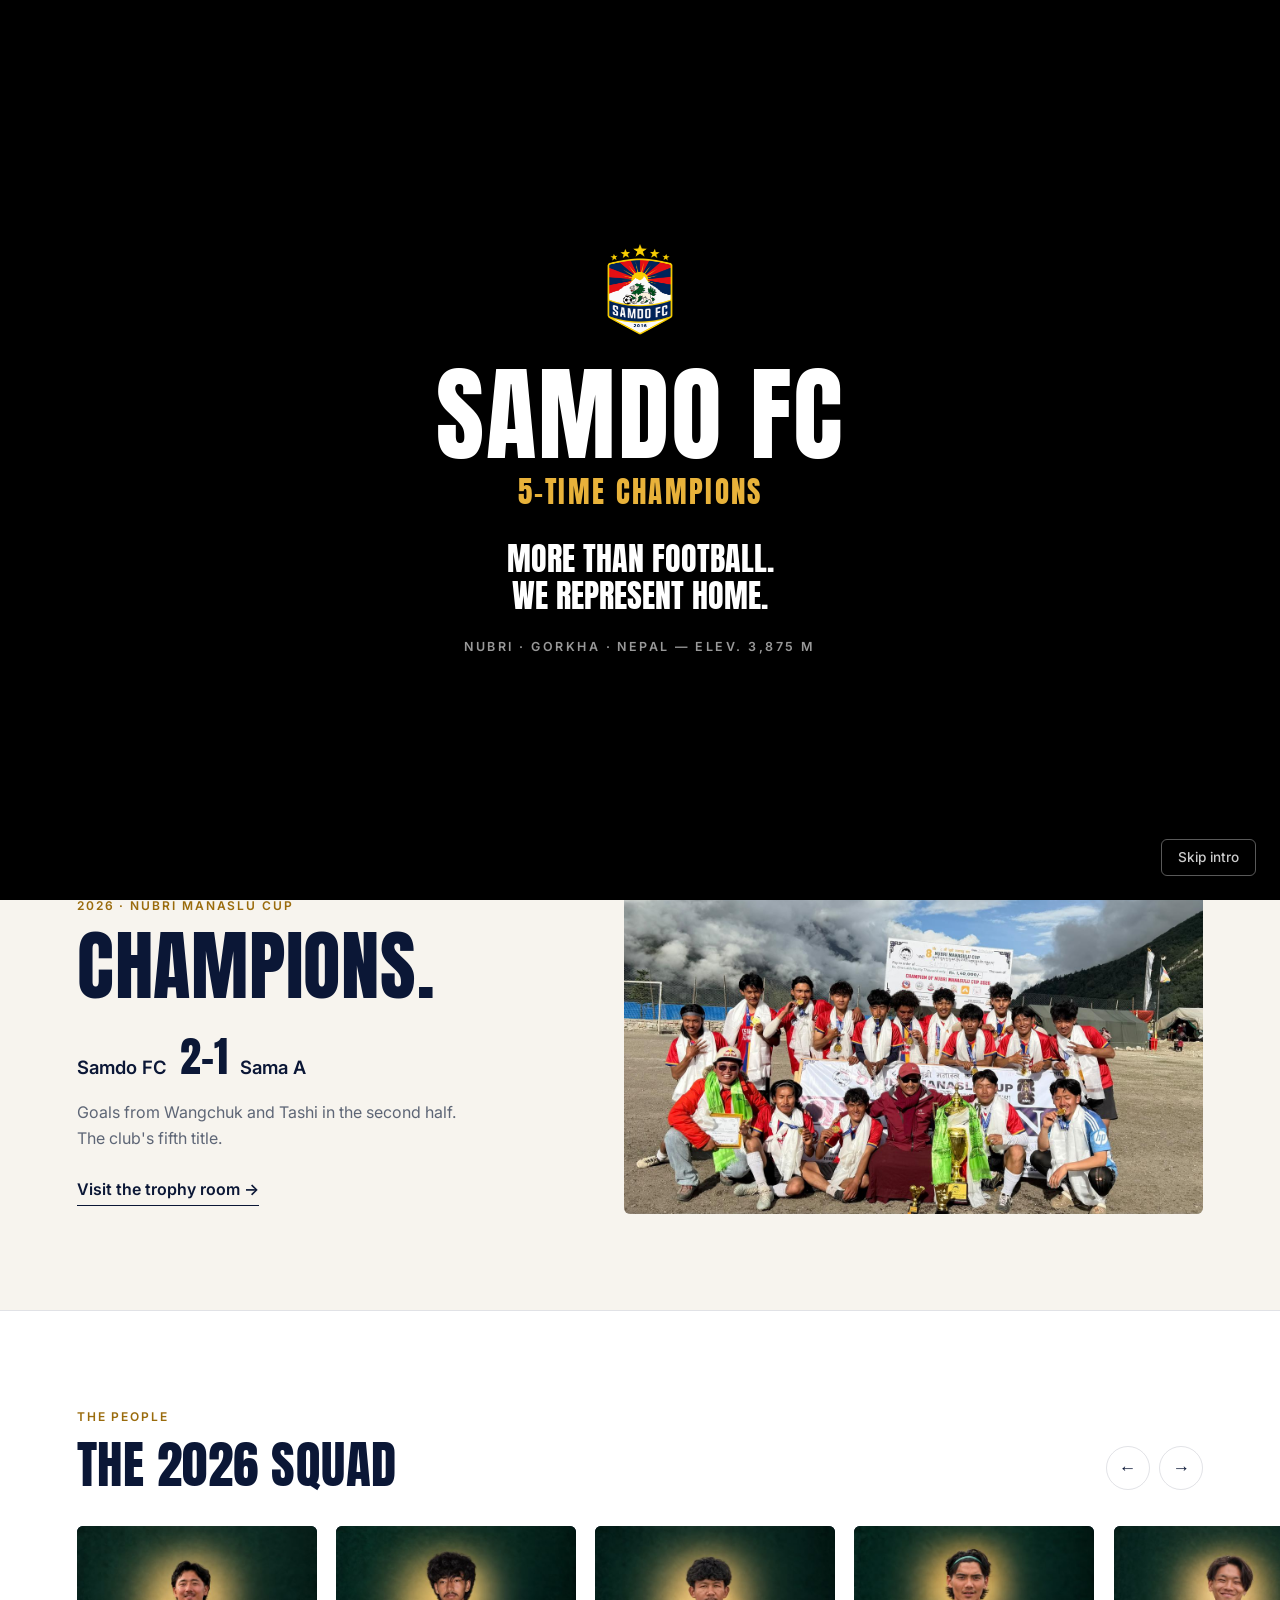
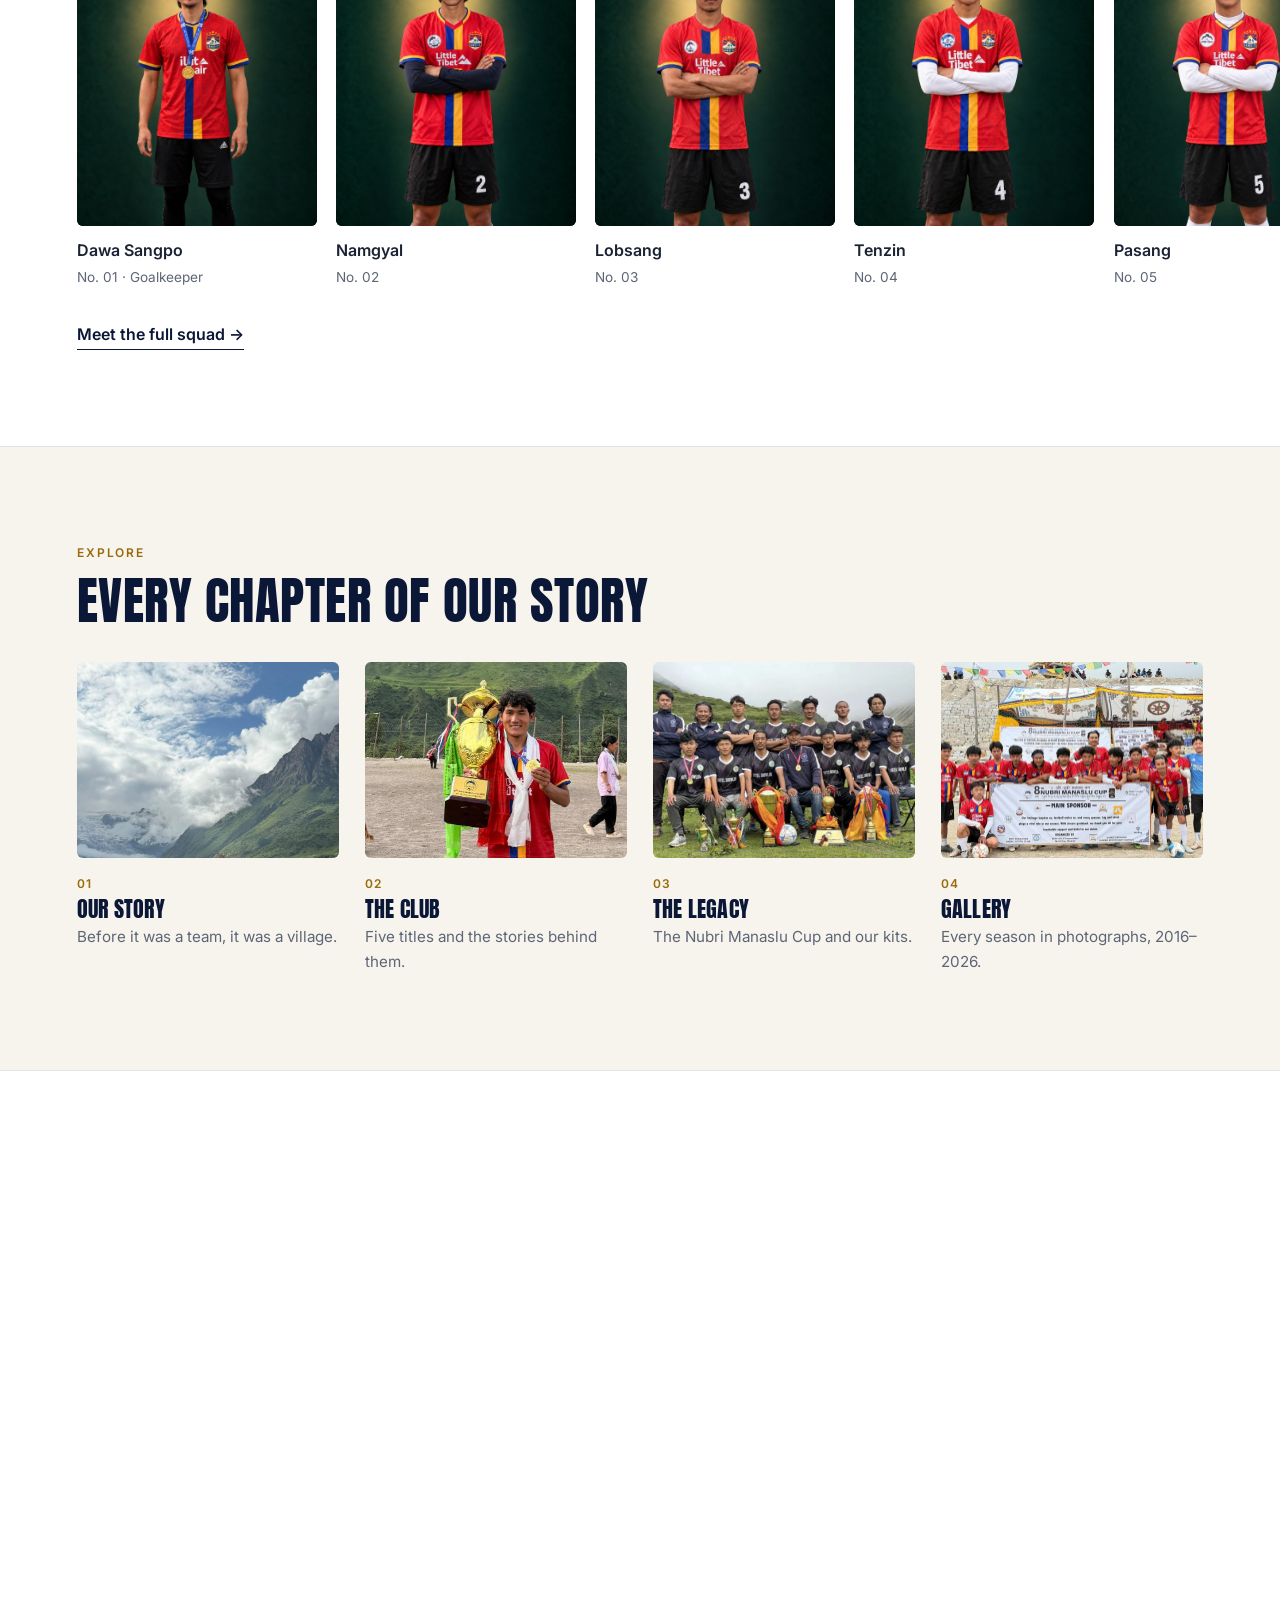
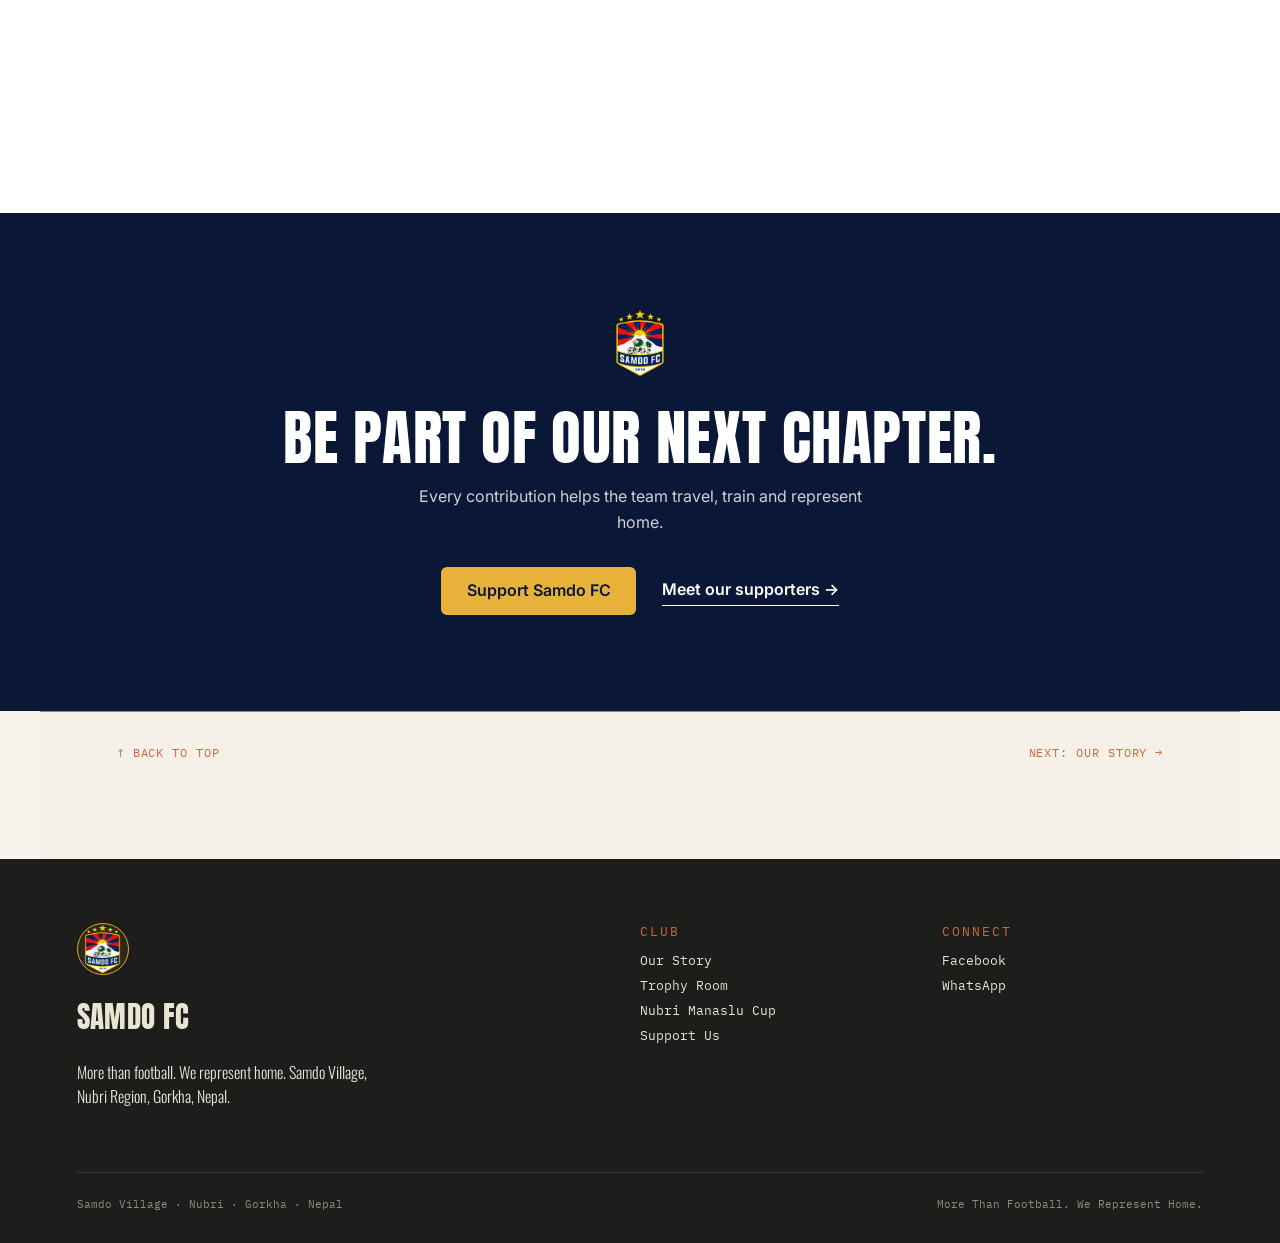
<file: index.html>
<!doctype html>
<html lang="en">
<head>
  <meta charset="utf-8">
  <meta name="viewport" content="width=device-width, initial-scale=1">
<title>Samdo FC | Football Club of Samdo Village, Nubri, Gorkha, Nepal</title>
<meta name="description" content="Samdo FC is the football club of Samdo Village, Nubri, Gorkha, Nepal: five-time Nubri Manaslu Cup champions, including 2026. Meet the squad and our story.">
<meta name="robots" content="index, follow">
<meta name="google-site-verification" content="Wj-KmJ1k0sDcQ2bBduUZBAXdbPvjdtedKj1J9DZeqi4">
<meta name="theme-color" content="#0b1736">
<link rel="canonical" href="https://tashitsering4.github.io/samdofc/">
<link rel="icon" type="image/png" href="images/web/crest.png">
<link rel="apple-touch-icon" href="images/web/apple-touch-icon.png">
<meta property="og:type" content="website">
<meta property="og:site_name" content="Samdo FC">
<meta property="og:locale" content="en_US">
<meta property="og:title" content="Samdo FC | Football Club of Samdo Village, Nubri, Gorkha, Nepal">
<meta property="og:description" content="Samdo FC is the football club of Samdo Village, Nubri, Gorkha, Nepal: five-time Nubri Manaslu Cup champions, including 2026. Meet the squad and our story.">
<meta property="og:url" content="https://tashitsering4.github.io/samdofc/">
<meta property="og:image" content="https://tashitsering4.github.io/samdofc/images/web/og-image.jpg">
<meta property="og:image:width" content="1200">
<meta property="og:image:height" content="630">
<meta property="og:image:alt" content="Samdo FC squad lined up in front of the mountains, 2026">
<meta name="twitter:card" content="summary_large_image">
<meta name="twitter:title" content="Samdo FC | Football Club of Samdo Village, Nubri, Gorkha, Nepal">
<meta name="twitter:description" content="Samdo FC is the football club of Samdo Village, Nubri, Gorkha, Nepal: five-time Nubri Manaslu Cup champions, including 2026. Meet the squad and our story.">
<meta name="twitter:image" content="https://tashitsering4.github.io/samdofc/images/web/og-image.jpg">
<script type="application/ld+json">
{
 "@context": "https://schema.org",
 "@graph": [
  {
   "@type": "SportsTeam",
   "@id": "https://tashitsering4.github.io/samdofc/#team",
   "name": "Samdo FC",
   "alternateName": "Samdo Football Club",
   "sport": "Soccer",
   "url": "https://tashitsering4.github.io/samdofc/",
   "logo": "https://tashitsering4.github.io/samdofc/images/web/crest.png",
   "image": "https://tashitsering4.github.io/samdofc/images/web/og-image.jpg",
   "foundingDate": "2016",
   "slogan": "More than football. We represent home.",
   "description": "Samdo FC is the football club of Samdo Village, Nubri, Gorkha, Nepal: five-time Nubri Manaslu Cup champions, including 2026. Meet the squad and our story.",
   "location": {
    "@type": "Place",
    "name": "Samdo Village",
    "address": {
     "@type": "PostalAddress",
     "addressLocality": "Samdo",
     "addressRegion": "Gorkha",
     "addressCountry": "NP"
    }
   },
   "award": [
    "Nubri Manaslu Cup champions (5 titles)",
    "2026 Nubri Manaslu Cup champions"
   ],
   "sameAs": [
    "https://www.facebook.com/people/SAMDO-FC/61561071696859/"
   ]
  },
  {
   "@type": "WebSite",
   "@id": "https://tashitsering4.github.io/samdofc/#website",
   "url": "https://tashitsering4.github.io/samdofc/",
   "name": "Samdo FC",
   "inLanguage": "en",
   "publisher": {
    "@id": "https://tashitsering4.github.io/samdofc/#team"
   }
  }
 ]
}
</script>
  <link rel="preconnect" href="https://fonts.googleapis.com">
  <link rel="preconnect" href="https://fonts.gstatic.com" crossorigin>
  <link href="https://fonts.googleapis.com/css2?family=Anton&family=Oswald:wght@300;400&family=Inter:wght@400;500;600&family=IBM+Plex+Mono:wght@400;500&display=swap" rel="stylesheet">
  <link rel="preload" as="image" href="images/web/hero.jpg">
  <link rel="stylesheet" href="styles.css">
  <link rel="stylesheet" href="index.css">
  <script>document.documentElement.classList.add('js');try{if(sessionStorage.getItem('samdoIntroSeen')||matchMedia('(prefers-reduced-motion: reduce)').matches)document.documentElement.classList.add('no-intro');}catch(e){}</script>
</head>
<body class="landing-page">
<div id="siteIntro" aria-hidden="true">
  <img class="intro-crest" src="images/web/crest.png" alt="" width="96" height="102">
  <p class="intro-line intro-title">Samdo FC</p>
  <p class="intro-line intro-gold">5-time champions</p>
  <p class="intro-line intro-tag">More than football.<br>We represent home.</p>
  <p class="intro-line intro-sub">Nubri · Gorkha · Nepal <span style="white-space:nowrap">— Elev. 3,875&nbsp;m</span></p>
  <button type="button" id="skipIntro" tabindex="-1">Skip intro</button>
</div>
<a class="skip-link" href="#main">Skip to content</a>

<nav id="chapterNav" aria-label="Main navigation">
  <a href="index.html" class="site-logo"><span class="logo-badge"><img src="images/web/crest.png" alt="Samdo FC crest" width="36" height="36"></span><span class="lname">Samdo FC</span></a>
  <div class="nav-links"><a href="index.html" class="active">Home</a><a href="home.html">Our Story</a><a href="club.html">The Club</a><a href="legacy.html">The Legacy</a><a href="people.html">The People</a><a href="supporters.html">Our Supporters</a><a href="future.html">The Future</a></div>
  <a href="gallery.html" class="nav-gallery">Gallery</a>
</nav>

<main id="main">

<header class="hero">
  <img class="hero-img" src="images/web/hero.jpg" alt="" width="2400" height="1350" fetchpriority="high">
  <div class="hero-content wrap">
    <p class="kicker">Samdo · Nubri · Nepal — Est. 2016</p>
    <h1>More than football.<br><span>We represent home.</span></h1>
    <p class="lede">A village at 3,875 metres. A team carried by its people.</p>
    <div class="actions">
      <a class="btn" href="home.html">Our story</a>
      <a class="link light" href="future.html">Support the club →</a>
    </div>
  </div>
</header>

<section class="section wrap result">
  <div class="result-text reveal">
    <p class="kicker">2026 · Nubri Manaslu Cup</p>
    <h2>Champions.</h2>
    <p class="score"><span>Samdo FC</span> <b>2–1</b> <span>Sama A</span></p>
    <p class="muted">Goals from Wangchuk and Tashi in the second half. The club's fifth title.</p>
    <a class="link" href="club.html">Visit the trophy room →</a>
  </div>
  <figure class="result-photo reveal">
    <img src="images/web/photo-9.jpg" alt="Samdo FC with the Nubri Manaslu Cup trophy, 2026" width="1400" height="788" loading="lazy">
  </figure>
</section>

<section class="section squad">
  <div class="wrap head-row reveal">
    <div><p class="kicker">The people</p><h2>The 2026 squad</h2></div>
    <div class="rail-controls">
      <button type="button" class="arrow" data-dir="-1" aria-label="Previous players">←</button>
      <button type="button" class="arrow" data-dir="1" aria-label="Next players">→</button>
    </div>
  </div>
  <div class="rail" id="squadRail" tabindex="0" aria-label="2026 squad, scroll horizontally"></div>
  <div class="wrap"><a class="link" href="people.html">Meet the full squad →</a></div>
</section>

<section class="section wrap chapters">
  <div class="reveal"><p class="kicker">Explore</p><h2>Every chapter of our story</h2></div>
  <div class="chapter-grid">
    <a class="chapter reveal" href="home.html"><img src="images/web/story-hero.jpg" alt="" loading="lazy"><span>01</span><h3>Our story</h3><p>Before it was a team, it was a village.</p></a>
    <a class="chapter reveal" href="club.html"><img class="low" src="images/web/photo-12.jpg" alt="" loading="lazy"><span>02</span><h3>The club</h3><p>Five titles and the stories behind them.</p></a>
    <a class="chapter reveal" href="legacy.html"><img src="images/web/legacy.jpg" alt="" loading="lazy"><span>03</span><h3>The legacy</h3><p>The Nubri Manaslu Cup and our kits.</p></a>
    <a class="chapter reveal" href="gallery.html"><img src="images/web/photo-1.jpg" alt="" loading="lazy"><span>04</span><h3>Gallery</h3><p>Every season in photographs, 2016–2026.</p></a>
  </div>
</section>

<section class="section kits">
  <div class="wrap">
    <div class="head-row reveal"><div><p class="kicker">Our colours</p><h2>Different kits. Same belonging.</h2></div><a class="link" href="legacy.html#kits">All kits →</a></div>
    <div class="kit-grid">
      <figure class="reveal"><img src="images/web/kit-1.jpg" alt="Hotel Snowlion jersey" width="640" height="960" loading="lazy"><figcaption>Hotel Snowlion</figcaption></figure>
      <figure class="reveal"><img src="images/web/kit-2.jpg" alt="Pioneer Adventure jersey" width="640" height="960" loading="lazy"><figcaption>Pioneer Adventure</figcaption></figure>
      <figure class="reveal"><img src="images/web/kit-3.jpg" alt="Peace Hotel Dharmasala jersey" width="640" height="960" loading="lazy"><figcaption>Peace Hotel</figcaption></figure>
      <figure class="reveal"><img src="images/web/kit-4.jpg" alt="Little Tibet jersey" width="640" height="960" loading="lazy"><figcaption>Little Tibet <small>2026</small></figcaption></figure>
    </div>
  </div>
</section>

<section class="support">
  <div class="wrap support-inner reveal">
    <img src="images/web/crest.png" alt="" width="72" height="76" loading="lazy">
    <h2>Be part of our next chapter.</h2>
    <p>Every contribution helps the team travel, train and represent home.</p>
    <div class="actions center">
      <a class="btn gold" href="future.html">Support Samdo FC</a>
      <a class="link light" href="supporters.html">Meet our supporters →</a>
    </div>
  </div>
</section>

</main>

<div class="page-foot-nav light" style="background:var(--ivory);">
  <a href="#main">↑ Back to top</a>
  <a href="home.html">Next: Our Story →</a>
</div>

<footer>
  <div class="foot-grid">
    <div>
       <span class="logo-badge" style="width:52px;height:52px;margin-bottom:1rem;">
        <img src="images/logo.png" alt="Samdo FC crest" style="width:100%;height:100%;object-fit:contain;border-radius:50%;">
      </span>
      <h3>SAMDO FC</h3>
      <p style="font-family:'Oswald',sans-serif;font-weight:300;color:var(--ivory-dim);max-width:38ch;">More than football. We represent home. Samdo Village, Nubri Region, Gorkha, Nepal.</p>
    </div>
    <div>
      <span class="eyebrow" style="display:block;margin-bottom:.8rem;">Club</span>
      <a href="home.html">Our Story</a>
      <a href="club.html">Trophy Room</a>
      <a href="legacy.html">Nubri Manaslu Cup</a>
      <a href="future.html">Support Us</a>
    </div>
    <div>
      <span class="eyebrow" style="display:block;margin-bottom:.8rem;">Connect</span>
      <a href="https://www.facebook.com/people/SAMDO-FC/61561071696859/" target="_blank" rel="noopener">Facebook</a>
      <a href="https://wa.me/9779843738367" target="_blank" rel="noopener">WhatsApp</a>
    </div>
  </div>
  <div class="foot-bottom">
    <span>Samdo Village · Nubri · Gorkha · Nepal</span>
    <span>More Than Football. We Represent Home.</span>
  </div>
</footer>

<script src="squad-data.js"></script>
<script src="common.js"></script>
<script src="index.js"></script>
</body>
</html>
</file>
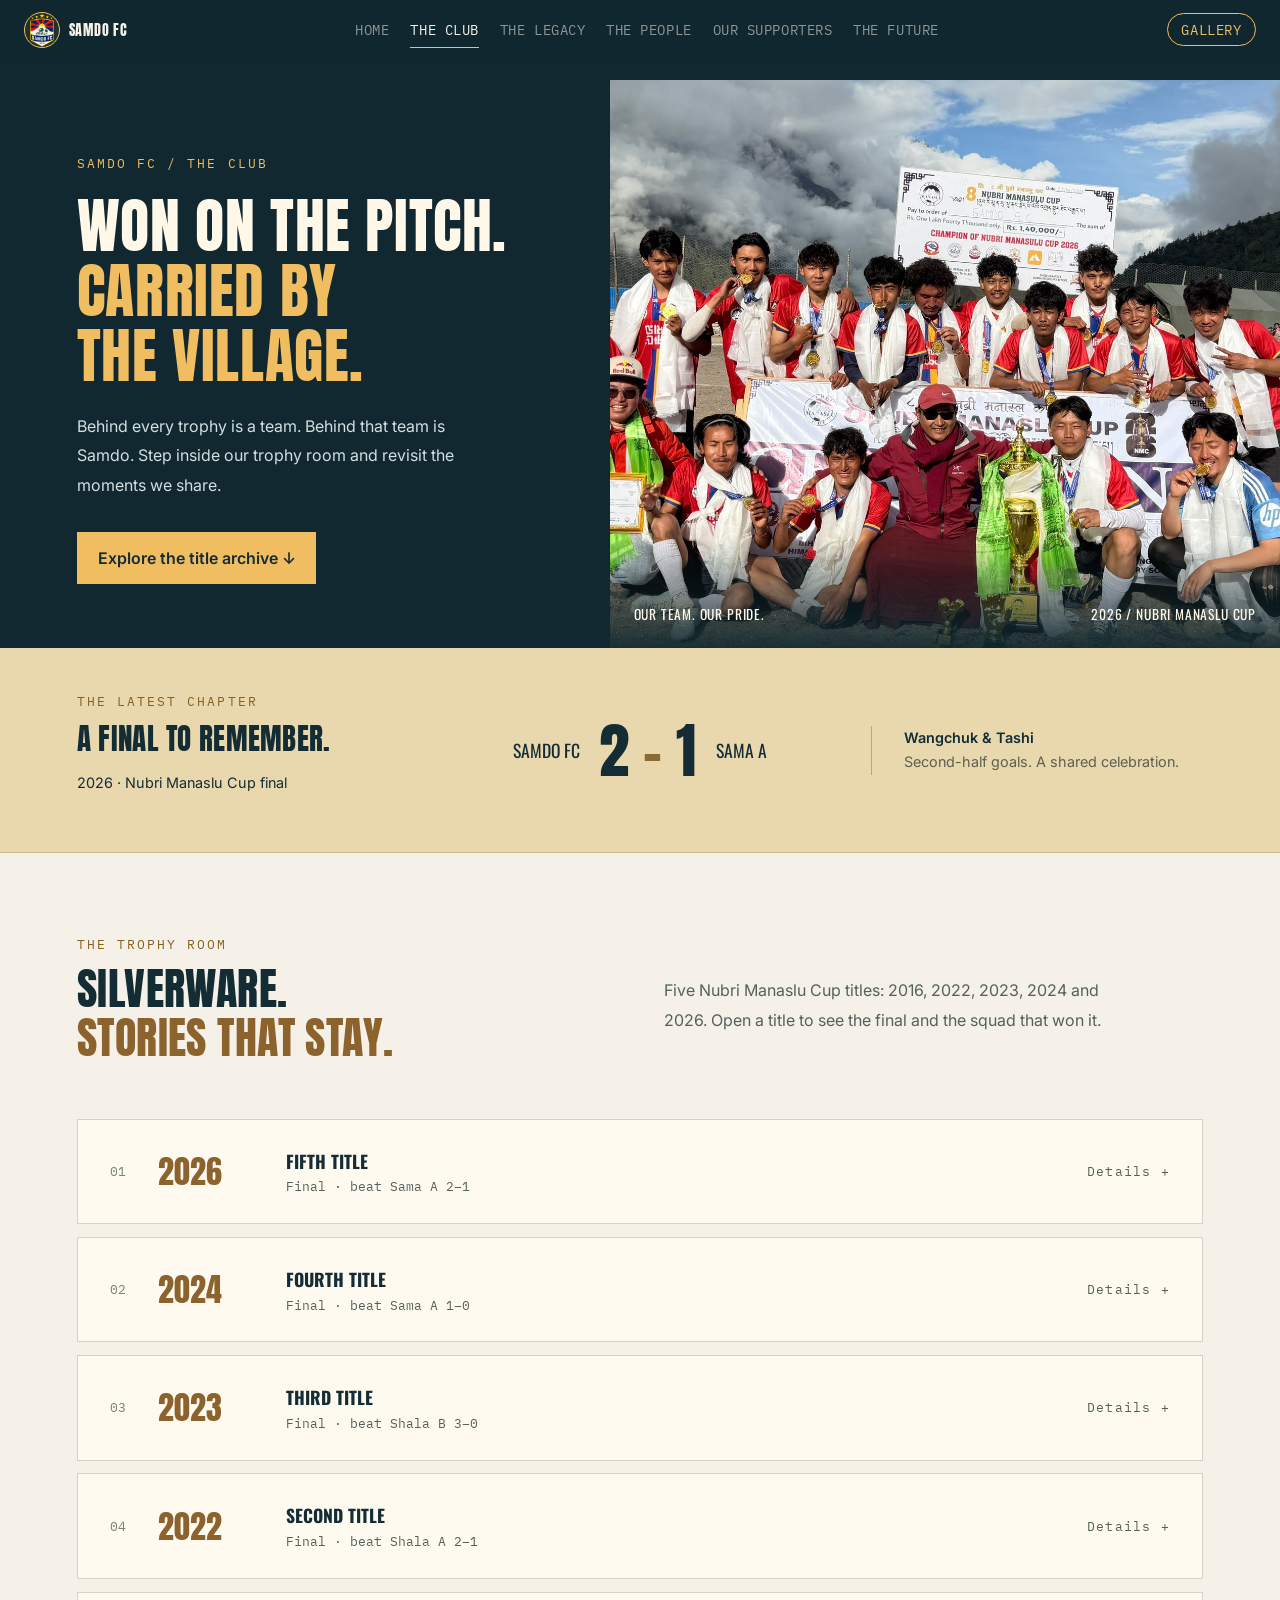
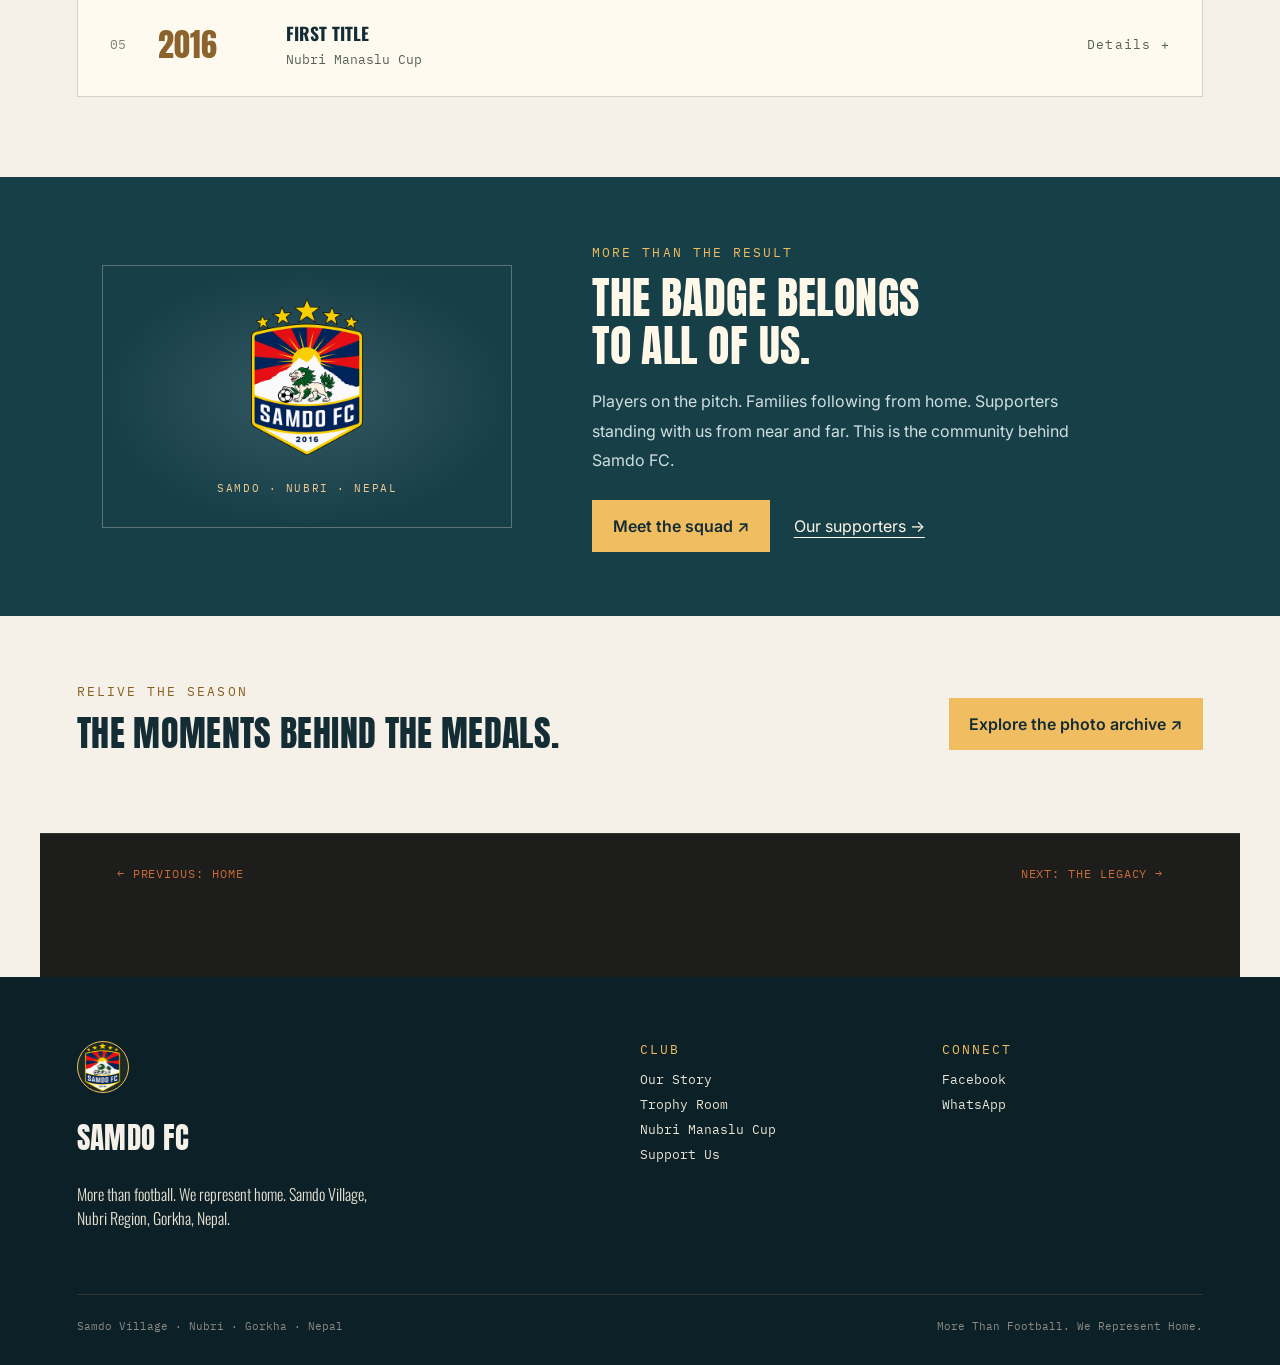
<file: club.html>
<!DOCTYPE html>
<html lang="en">
<head>
<meta charset="UTF-8" />
<meta name="viewport" content="width=device-width, initial-scale=1.0" />
<title>Trophy Room: Five Nubri Manaslu Cup Titles | Samdo FC</title>
<meta name="description" content="Samdo FC&#x27;s trophy room: five Nubri Manaslu Cup titles (2016, 2022, 2023, 2024, 2026), with each final and the squad that won it.">
<meta name="robots" content="index, follow">
<meta name="theme-color" content="#0b1736">
<link rel="canonical" href="https://tashitsering4.github.io/samdofc/club.html">
<link rel="icon" type="image/png" href="images/web/crest.png">
<link rel="apple-touch-icon" href="images/web/apple-touch-icon.png">
<meta property="og:type" content="website">
<meta property="og:site_name" content="Samdo FC">
<meta property="og:locale" content="en_US">
<meta property="og:title" content="Trophy Room: Five Nubri Manaslu Cup Titles | Samdo FC">
<meta property="og:description" content="Samdo FC&#x27;s trophy room: five Nubri Manaslu Cup titles (2016, 2022, 2023, 2024, 2026), with each final and the squad that won it.">
<meta property="og:url" content="https://tashitsering4.github.io/samdofc/club.html">
<meta property="og:image" content="https://tashitsering4.github.io/samdofc/images/web/og-image.jpg">
<meta property="og:image:width" content="1200">
<meta property="og:image:height" content="630">
<meta property="og:image:alt" content="Samdo FC squad lined up in front of the mountains, 2026">
<meta name="twitter:card" content="summary_large_image">
<meta name="twitter:title" content="Trophy Room: Five Nubri Manaslu Cup Titles | Samdo FC">
<meta name="twitter:description" content="Samdo FC&#x27;s trophy room: five Nubri Manaslu Cup titles (2016, 2022, 2023, 2024, 2026), with each final and the squad that won it.">
<meta name="twitter:image" content="https://tashitsering4.github.io/samdofc/images/web/og-image.jpg">
<script type="application/ld+json">{"@context": "https://schema.org", "@type": "BreadcrumbList", "itemListElement": [{"@type": "ListItem", "position": 1, "name": "Home", "item": "https://tashitsering4.github.io/samdofc/"}, {"@type": "ListItem", "position": 2, "name": "Trophy Room: Five Nubri Manaslu Cup Titles", "item": "https://tashitsering4.github.io/samdofc/club.html"}]}</script>
<link rel="preconnect" href="https://fonts.googleapis.com">
<link href="https://fonts.googleapis.com/css2?family=Anton&family=Oswald:wght@300;400;500;600;700&family=Inter:wght@300;400;500;600;700&family=IBM+Plex+Mono:wght@400;500&display=swap" rel="stylesheet">
<link rel="stylesheet" href="styles.css">
<link rel="stylesheet" href="club.css">
</head>
<body class="club-page">
<a class="skip-link" href="#main">Skip to content</a>

<nav id="chapterNav" aria-label="Chapters">
  <a href="index.html" class="site-logo">
     <span class="logo-badge">
      <img src="images/logo.png" alt="Samdo FC crest" style="width:100%;height:100%;object-fit:contain;border-radius:50%;">
    </span>
    <span class="lname">Samdo FC</span>
  </a>
  <div class="nav-links">
    <a href="index.html">Home</a>
    <a href="club.html" class="active">The Club</a>
    <a href="legacy.html">The Legacy</a>
    <a href="people.html">The People</a>
    <a href="supporters.html">Our Supporters</a>
    <a href="future.html">The Future</a>
  </div>
  <a href="gallery.html" class="nav-gallery">Gallery</a>
</nav>

<main id="main">
<header class="club-hero">
  <div class="club-hero-copy"><span class="eyebrow">Samdo FC / The club</span>
  <h1>Won on the pitch.<br><em>Carried by<br>the village.</em></h1>
  <p>Behind every trophy is a team. Behind that team is Samdo. Step inside our trophy room and revisit the moments we share.</p>
  <a class="club-button" href="#titles">Explore the title archive ↓</a></div>
  <figure><img src="images/2026/9.jpeg" alt="Samdo FC at the 2026 trophy presentation" fetchpriority="high"><figcaption><span>Our team. Our pride.</span><span>2026 / Nubri Manaslu Cup</span></figcaption></figure>
</header>

<section class="club-final" aria-labelledby="final-heading">
  <div><span class="eyebrow">The latest chapter</span><h2 id="final-heading">A final to remember.</h2><p>2026 · Nubri Manaslu Cup final</p></div>
  <div class="final-score"><span>Samdo FC</span><strong>2 <i>–</i> 1</strong><span>Sama A</span></div>
  <p class="final-note">Wangchuk &amp; Tashi<br><span>Second-half goals. A shared celebration.</span></p>
</section>
<section class="club-archive" id="titles" aria-labelledby="archive-heading">
  <div class="archive-intro"><div><span class="eyebrow">The trophy room</span><h2 id="archive-heading">Silverware.<br><em>Stories that stay.</em></h2></div><p>Five Nubri Manaslu Cup titles: 2016, 2022, 2023, 2024 and 2026. Open a title to see the final and the squad that won it.</p></div>
  <div class="cabinet" id="cabinet"><!-- trophy cards + squads are generated by script below --></div>
</section>
<section class="club-community"><div class="club-crest"><img src="images/logo.png" alt="Samdo FC crest" loading="lazy"><span>SAMDO · NUBRI · NEPAL</span></div><div><span class="eyebrow">More than the result</span><h2>The badge belongs<br>to all of us.</h2><p>Players on the pitch. Families following from home. Supporters standing with us from near and far. This is the community behind Samdo FC.</p><div class="club-actions"><a class="club-button" href="people.html">Meet the squad ↗</a><a href="supporters.html">Our supporters →</a></div></div></section>
<section class="club-next"><div><span class="eyebrow">Relive the season</span><h2>The moments behind the medals.</h2></div><a class="club-button" href="gallery.html">Explore the photo archive ↗</a></section>
</main>

<div class="page-foot-nav deep" style="background:var(--ink); border-top-color:#33332f;">
  <a href="home.html">← Previous: Home</a>
  <a href="legacy.html">Next: The Legacy →</a>
</div>

<footer>
  <div class="foot-grid">
    <div>
       <span class="logo-badge" style="width:52px;height:52px;margin-bottom:1rem;">
        <img src="images/logo.png" alt="Samdo FC crest" style="width:100%;height:100%;object-fit:contain;border-radius:50%;">
      </span>
      <h3>SAMDO FC</h3>
      <p style="font-family:'Oswald',sans-serif;font-weight:300;color:var(--ivory-dim);max-width:38ch;">More than football. We represent home. Samdo Village, Nubri Region, Gorkha, Nepal.</p>
    </div>
    <div>
      <span class="eyebrow" style="display:block;margin-bottom:.8rem;">Club</span>
      <a href="home.html">Our Story</a>
      <a href="club.html">Trophy Room</a>
      <a href="legacy.html">Nubri Manaslu Cup</a>
      <a href="future.html">Support Us</a>
    </div>
    <div>
      <span class="eyebrow" style="display:block;margin-bottom:.8rem;">Connect</span>
      <a href="https://www.facebook.com/people/SAMDO-FC/61561071696859/" target="_blank" rel="noopener">Facebook</a>
      <a href="https://wa.me/9779763752425" target="_blank" rel="noopener">WhatsApp</a>
    </div>
  </div>
  <div class="foot-bottom">
    <span>Samdo Village · Nubri · Gorkha · Nepal</span>
    <span>More Than Football. We Represent Home.</span>
  </div>
</footer>

<script src="squad-data.js"></script>
<script src="titles-data.js"></script>
<script src="site.js"></script>
<script src="common.js"></script>
</body>
</html>
</file>
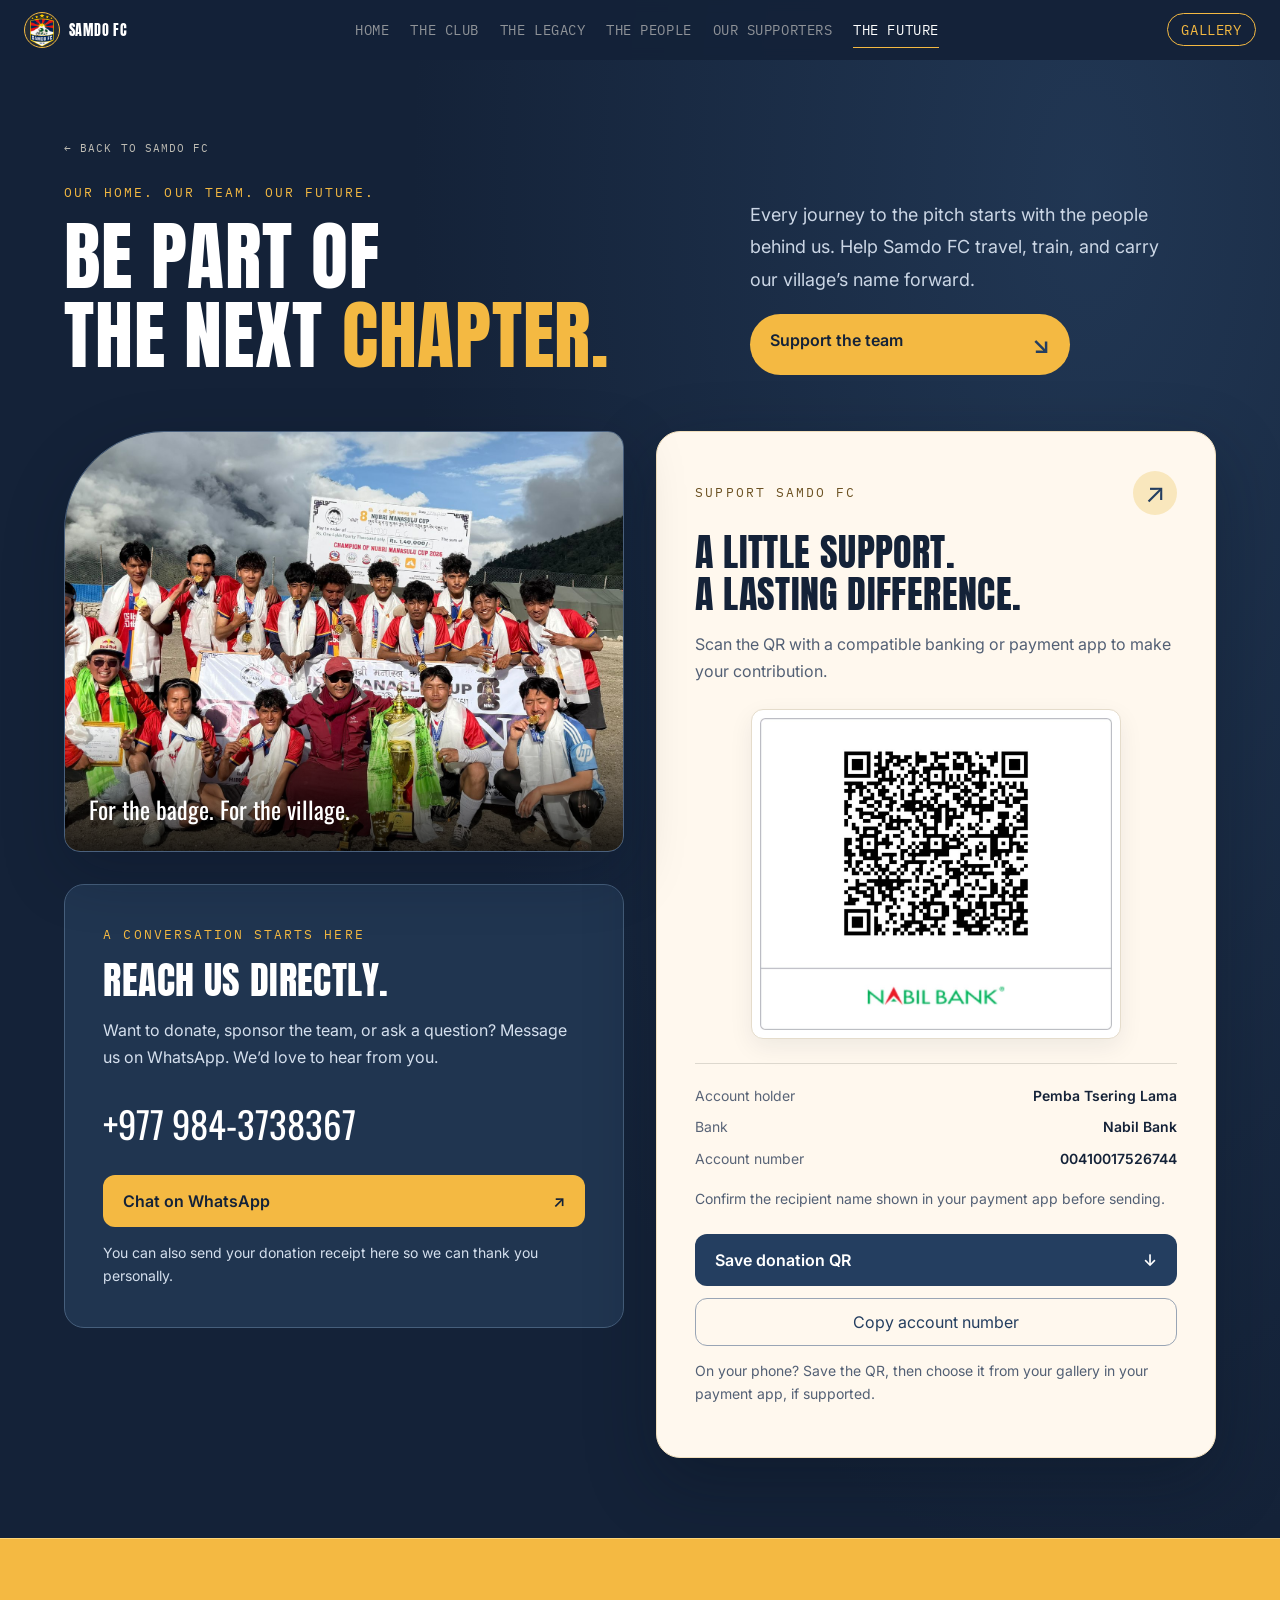
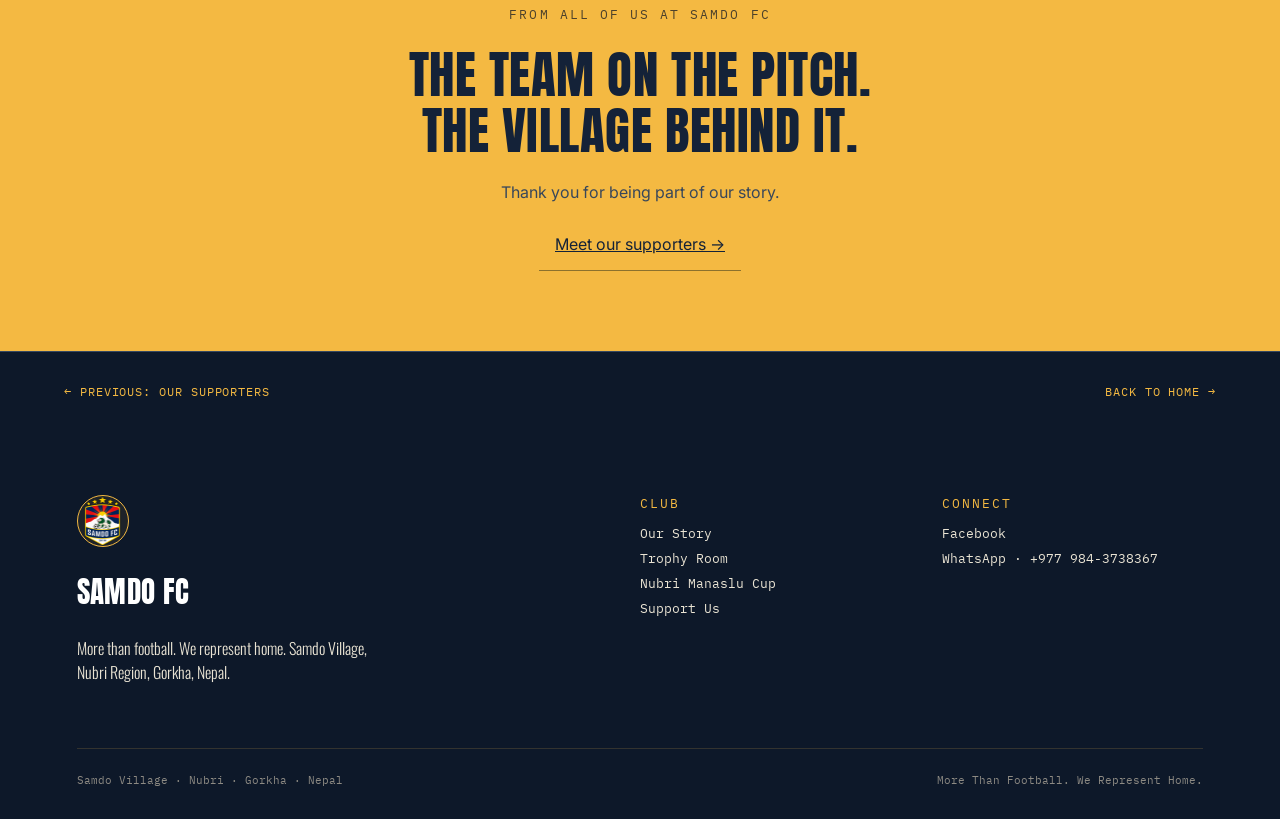
<file: future.html>
<!DOCTYPE html>
<html lang="en">
<head>
<meta charset="UTF-8" />
<meta name="viewport" content="width=device-width, initial-scale=1.0" />
<title>Donate &amp; Support Samdo FC | Nubri, Nepal</title>
<meta name="description" content="Support Samdo FC from anywhere. Donate by bank QR (Nabil Bank) or contact the club on WhatsApp to sponsor or help the team travel, train and play.">
<meta name="robots" content="index, follow">
<meta name="theme-color" content="#0b1736">
<link rel="canonical" href="https://tashitsering4.github.io/samdofc/future.html">
<link rel="icon" type="image/png" href="images/web/crest.png">
<link rel="apple-touch-icon" href="images/web/apple-touch-icon.png">
<meta property="og:type" content="website">
<meta property="og:site_name" content="Samdo FC">
<meta property="og:locale" content="en_US">
<meta property="og:title" content="Donate &amp; Support Samdo FC | Nubri, Nepal">
<meta property="og:description" content="Support Samdo FC from anywhere. Donate by bank QR (Nabil Bank) or contact the club on WhatsApp to sponsor or help the team travel, train and play.">
<meta property="og:url" content="https://tashitsering4.github.io/samdofc/future.html">
<meta property="og:image" content="https://tashitsering4.github.io/samdofc/images/web/og-image.jpg">
<meta property="og:image:width" content="1200">
<meta property="og:image:height" content="630">
<meta property="og:image:alt" content="Samdo FC squad lined up in front of the mountains, 2026">
<meta name="twitter:card" content="summary_large_image">
<meta name="twitter:title" content="Donate &amp; Support Samdo FC | Nubri, Nepal">
<meta name="twitter:description" content="Support Samdo FC from anywhere. Donate by bank QR (Nabil Bank) or contact the club on WhatsApp to sponsor or help the team travel, train and play.">
<meta name="twitter:image" content="https://tashitsering4.github.io/samdofc/images/web/og-image.jpg">
<script type="application/ld+json">{"@context": "https://schema.org", "@type": "BreadcrumbList", "itemListElement": [{"@type": "ListItem", "position": 1, "name": "Home", "item": "https://tashitsering4.github.io/samdofc/"}, {"@type": "ListItem", "position": 2, "name": "Donate & Support Samdo FC", "item": "https://tashitsering4.github.io/samdofc/future.html"}]}</script>
<link rel="preconnect" href="https://fonts.googleapis.com">
<link href="https://fonts.googleapis.com/css2?family=Anton&family=Oswald:wght@300;400;500;600;700&family=Inter:wght@300;400;500;600;700&family=IBM+Plex+Mono:wght@400;500&display=swap" rel="stylesheet">
<link rel="stylesheet" href="styles.css">
<link rel="stylesheet" href="future.css">
</head>
<body class="future-page">

<nav id="chapterNav" aria-label="Chapters">
  <a href="index.html" class="site-logo">
    <span class="logo-badge">
      <img src="images/logo.png" alt="Samdo FC crest" style="width:100%;height:100%;object-fit:contain;border-radius:50%;">
    </span>
    <span class="lname">Samdo FC</span>
  </a>
  <div class="nav-links">
    <a href="index.html">Home</a>
    <a href="club.html">The Club</a>
    <a href="legacy.html">The Legacy</a>
    <a href="people.html">The People</a>
    <a href="supporters.html">Our Supporters</a>
    <a href="future.html" class="active">The Future</a>
  </div>
  <a href="gallery.html" class="nav-gallery">Gallery</a>
</nav>

<main>
<header class="future-hero">
  <a class="back-link" href="index.html">← Back to Samdo FC</a>
  <div class="future-intro">
    <div><span class="eyebrow">Our home. Our team. Our future.</span>
    <h1>Be part of<br>the next <em>chapter.</em></h1></div>
    <div class="future-lede"><p>Every journey to the pitch starts with the people behind us. Help Samdo FC travel, train, and carry our village’s name forward.</p><a href="#donate" class="future-anchor">Support the team <span aria-hidden="true">↘</span></a></div>
  </div>
</header>

<section class="giving-layout" id="donate" aria-label="Donate to Samdo FC">
  <div class="giving-story">
    <figure class="community-photo"><img src="images/2026/9.jpeg" alt="Samdo FC at the 2026 trophy presentation" width="4160" height="2340"><figcaption>For the badge. For the village.</figcaption></figure>
    <div class="contact-panel">
      <span class="eyebrow">A conversation starts here</span>
      <h2>Reach us directly.</h2>
      <p>Want to donate, sponsor the team, or ask a question? Message us on WhatsApp. We’d love to hear from you.</p>
      <a class="contact-number" href="https://wa.me/9779843738367" target="_blank" rel="noopener">+977 984-3738367</a>
      <a class="giving-button whatsapp-button" href="https://wa.me/9779843738367?text=Hello%2C%20I%27d%20like%20to%20support%20Samdo%20FC." target="_blank" rel="noopener">Chat on WhatsApp <span aria-hidden="true">↗</span></a>
      <p class="contact-small">You can also send your donation receipt here so we can thank you personally.</p>
    </div>
  </div>
  <div class="donation-panel">
    <div class="donation-heading"><span class="eyebrow">Support Samdo FC</span><span class="donation-symbol" aria-hidden="true">↗</span></div>
    <h2>A little support.<br>A lasting difference.</h2>
    <p>Scan the QR with a compatible banking or payment app to make your contribution.</p>
    <a class="qr-image-link" href="images/donation-qr.png" target="_blank" rel="noopener" aria-label="Open the full-size donation QR"><img class="donation-qr" src="images/donation-qr.png" alt="Nabil Bank donation QR for Pemba Tsering Lama, account 00410017526744" width="1080" height="955"></a>
    <div class="recipient-details"><div><span>Account holder</span><strong>Pemba Tsering Lama</strong></div><div><span>Bank</span><strong>Nabil Bank</strong></div><div><span>Account number</span><strong>00410017526744</strong></div></div>
    <p class="recipient-note">Confirm the recipient name shown in your payment app before sending.</p>
    <div class="donation-actions"><a class="giving-button" href="images/donation-qr.png" download="Samdo-FC-donation-QR.png">Save donation QR <span aria-hidden="true">↓</span></a><button class="copy-btn" data-copy="00410017526744" type="button" aria-live="polite">Copy account number</button></div>
    <p class="same-phone">On your phone? Save the QR, then choose it from your gallery in your payment app, if supported.</p>
  </div>
</section>
<section class="future-thanks">
  <span class="eyebrow">From all of us at Samdo FC</span>
  <h2>The team on the pitch.<br>The village behind it.</h2>
  <p>Thank you for being part of our story.</p>
  <a href="supporters.html">Meet our supporters <span aria-hidden="true">→</span></a>
</section>
</main>

<div class="page-foot-nav deep" style="background:var(--ink); border-top-color:#33332f;">
  <a href="supporters.html">← Previous: Our Supporters</a>
  <a href="index.html">Back to Home →</a>
</div>

<footer>
  <div class="foot-grid">
    <div>
      <span class="logo-badge" style="width:52px;height:52px;margin-bottom:1rem;">
        <img src="images/logo.png" alt="Samdo FC crest" style="width:100%;height:100%;object-fit:contain;border-radius:50%;">
      </span>
      <h3>SAMDO FC</h3>
      <p style="font-family:'Oswald',sans-serif;font-weight:300;color:var(--ivory-dim);max-width:38ch;">More than football. We represent home. Samdo Village, Nubri Region, Gorkha, Nepal.</p>
    </div>
    <div>
      <span class="eyebrow" style="display:block;margin-bottom:.8rem;">Club</span>
      <a href="home.html">Our Story</a>
      <a href="club.html">Trophy Room</a>
      <a href="legacy.html">Nubri Manaslu Cup</a>
      <a href="future.html">Support Us</a>
    </div>
    <div>
      <span class="eyebrow" style="display:block;margin-bottom:.8rem;">Connect</span>
      <a href="https://www.facebook.com/people/SAMDO-FC/61561071696859/" target="_blank" rel="noopener">Facebook</a>
      <a href="https://wa.me/9779843738367" target="_blank" rel="noopener">WhatsApp · +977 984-3738367</a>
    </div>
  </div>
  <div class="foot-bottom">
    <span>Samdo Village · Nubri · Gorkha · Nepal</span>
    <span>More Than Football. We Represent Home.</span>
  </div>
</footer>

<script src="common.js"></script>
</body>
</html>
</file>
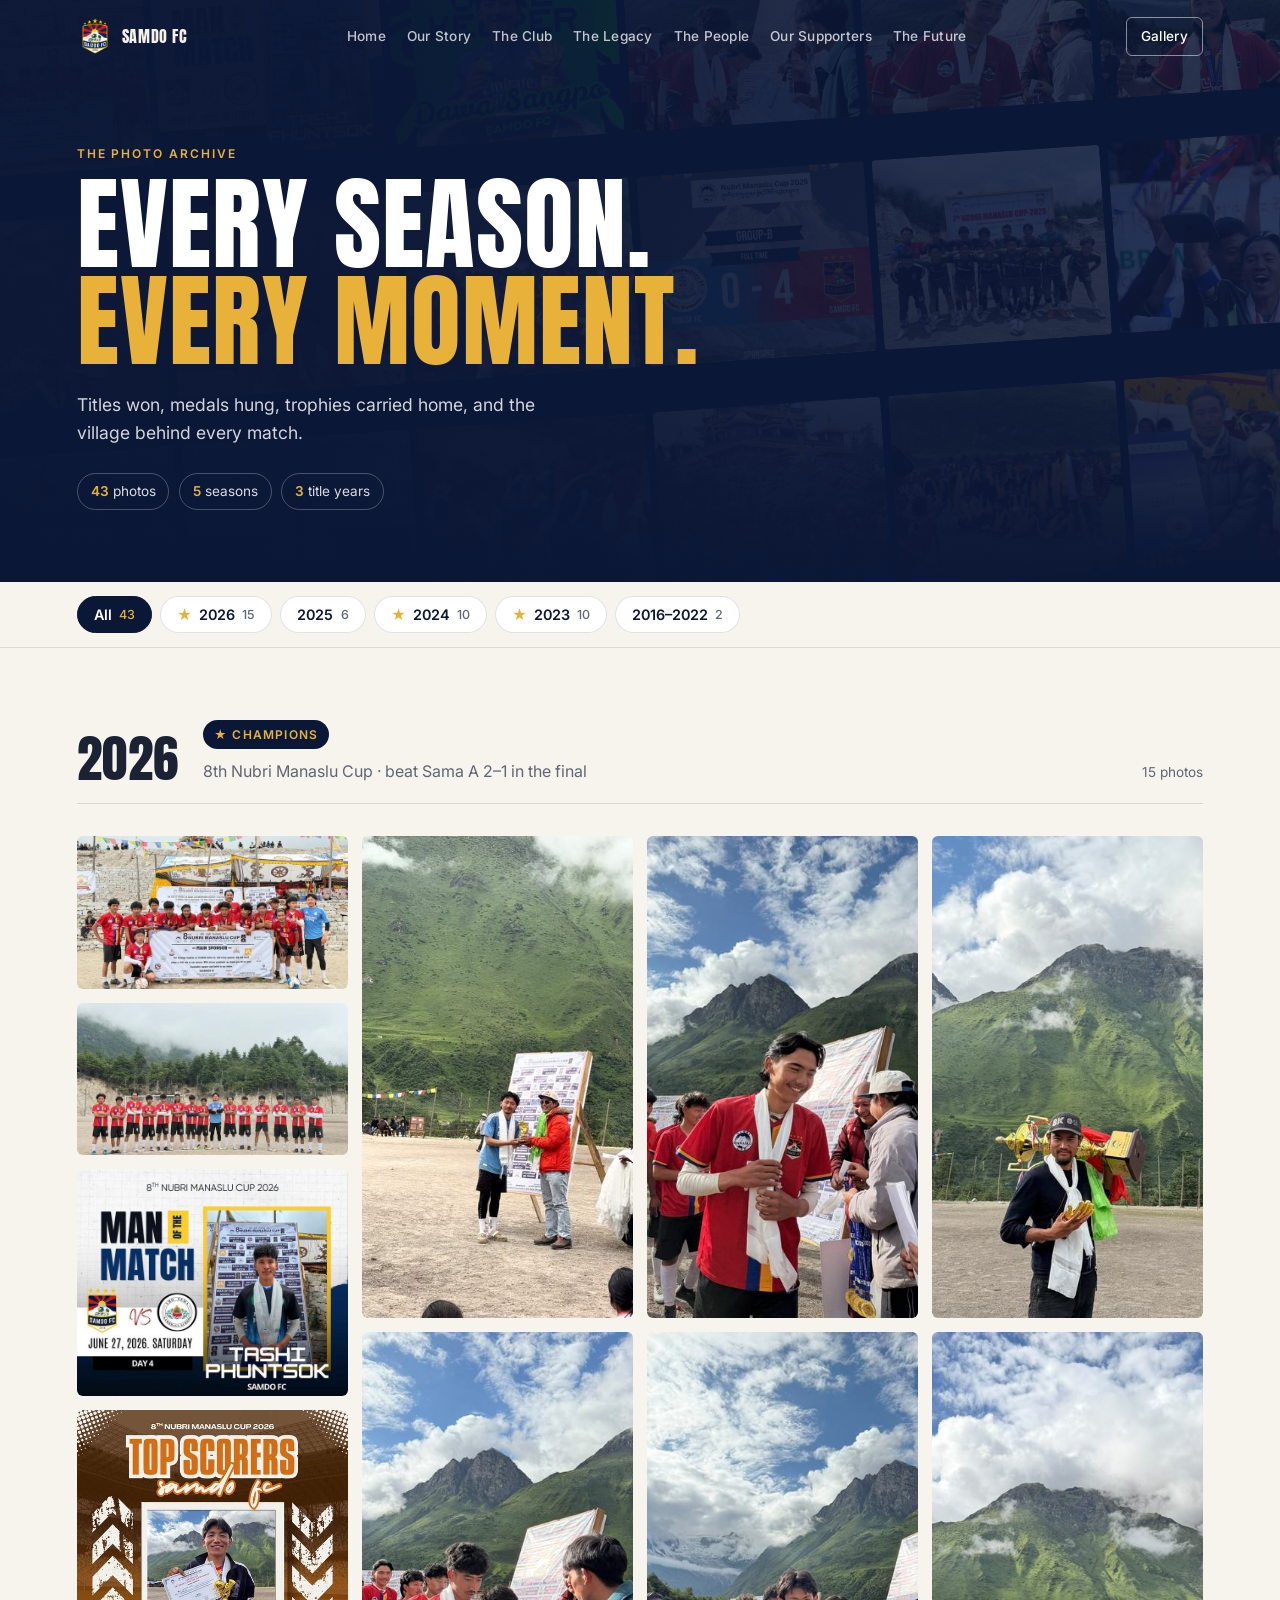
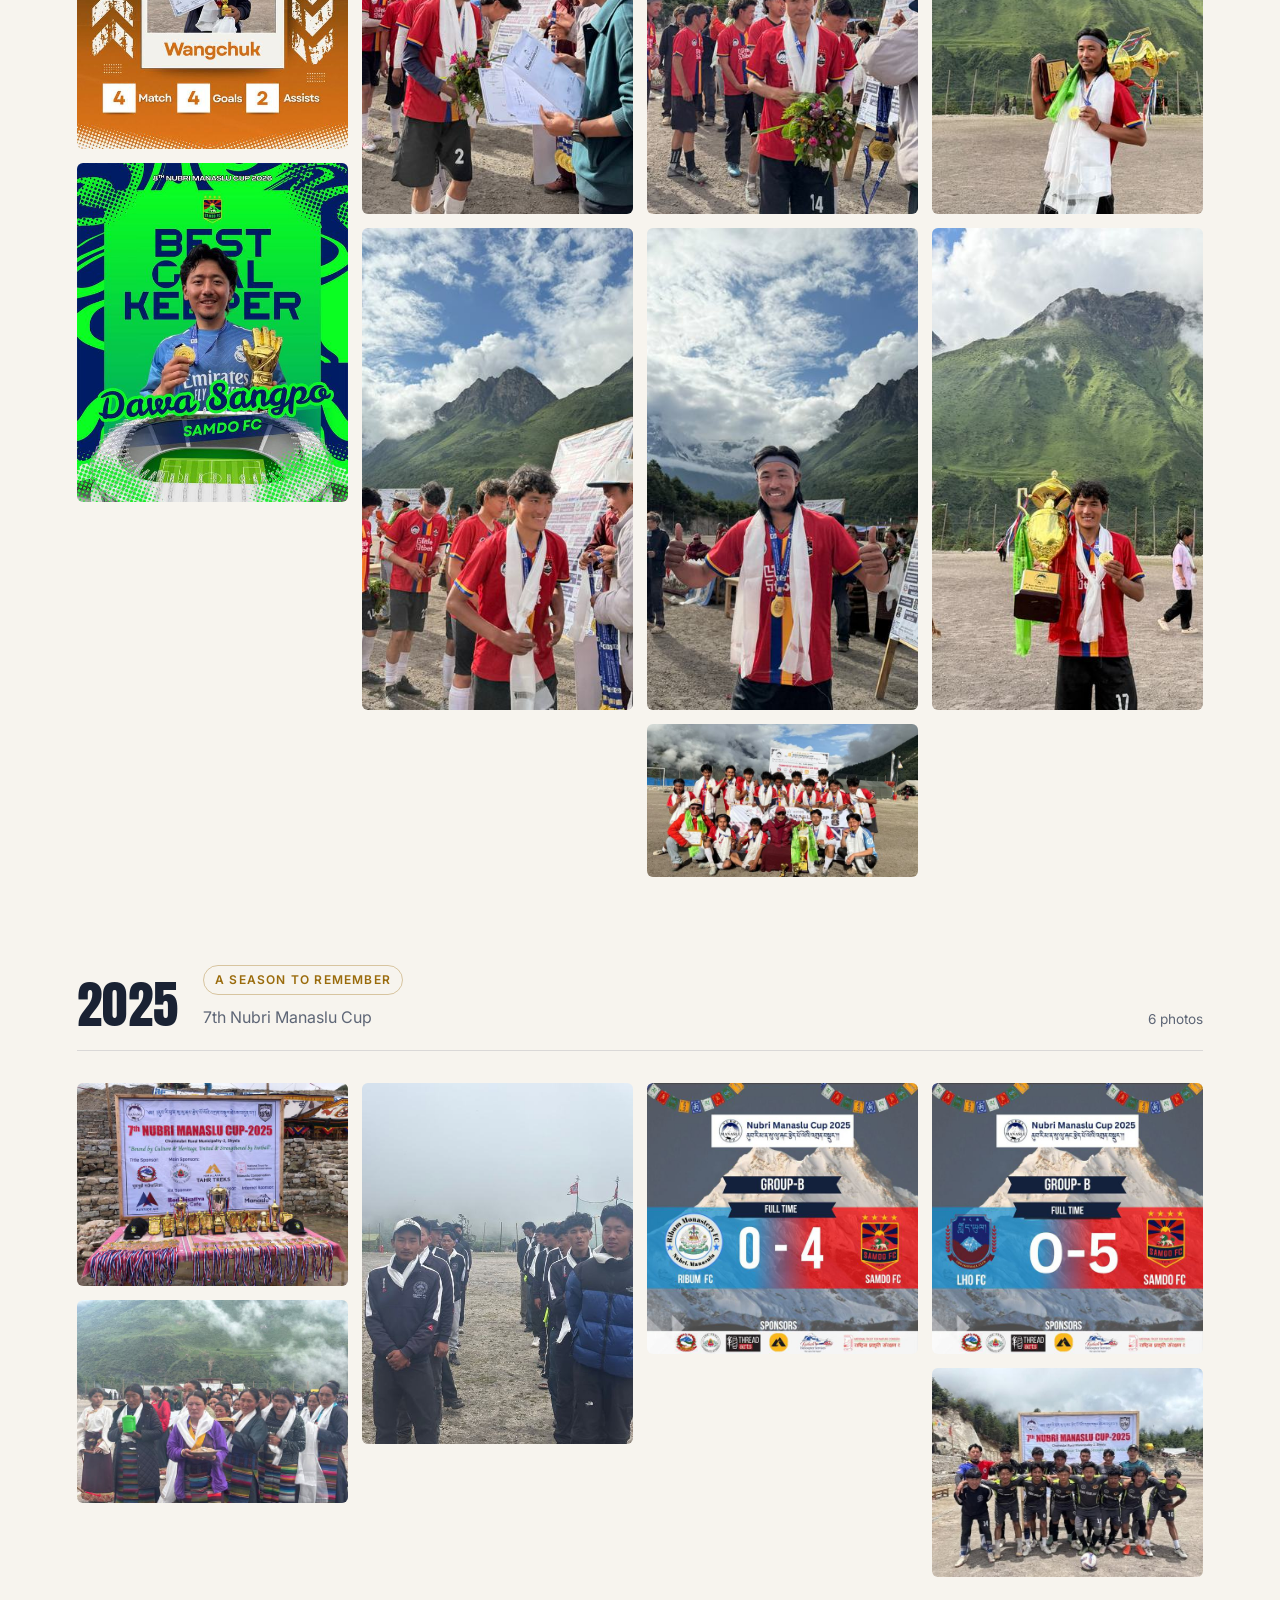
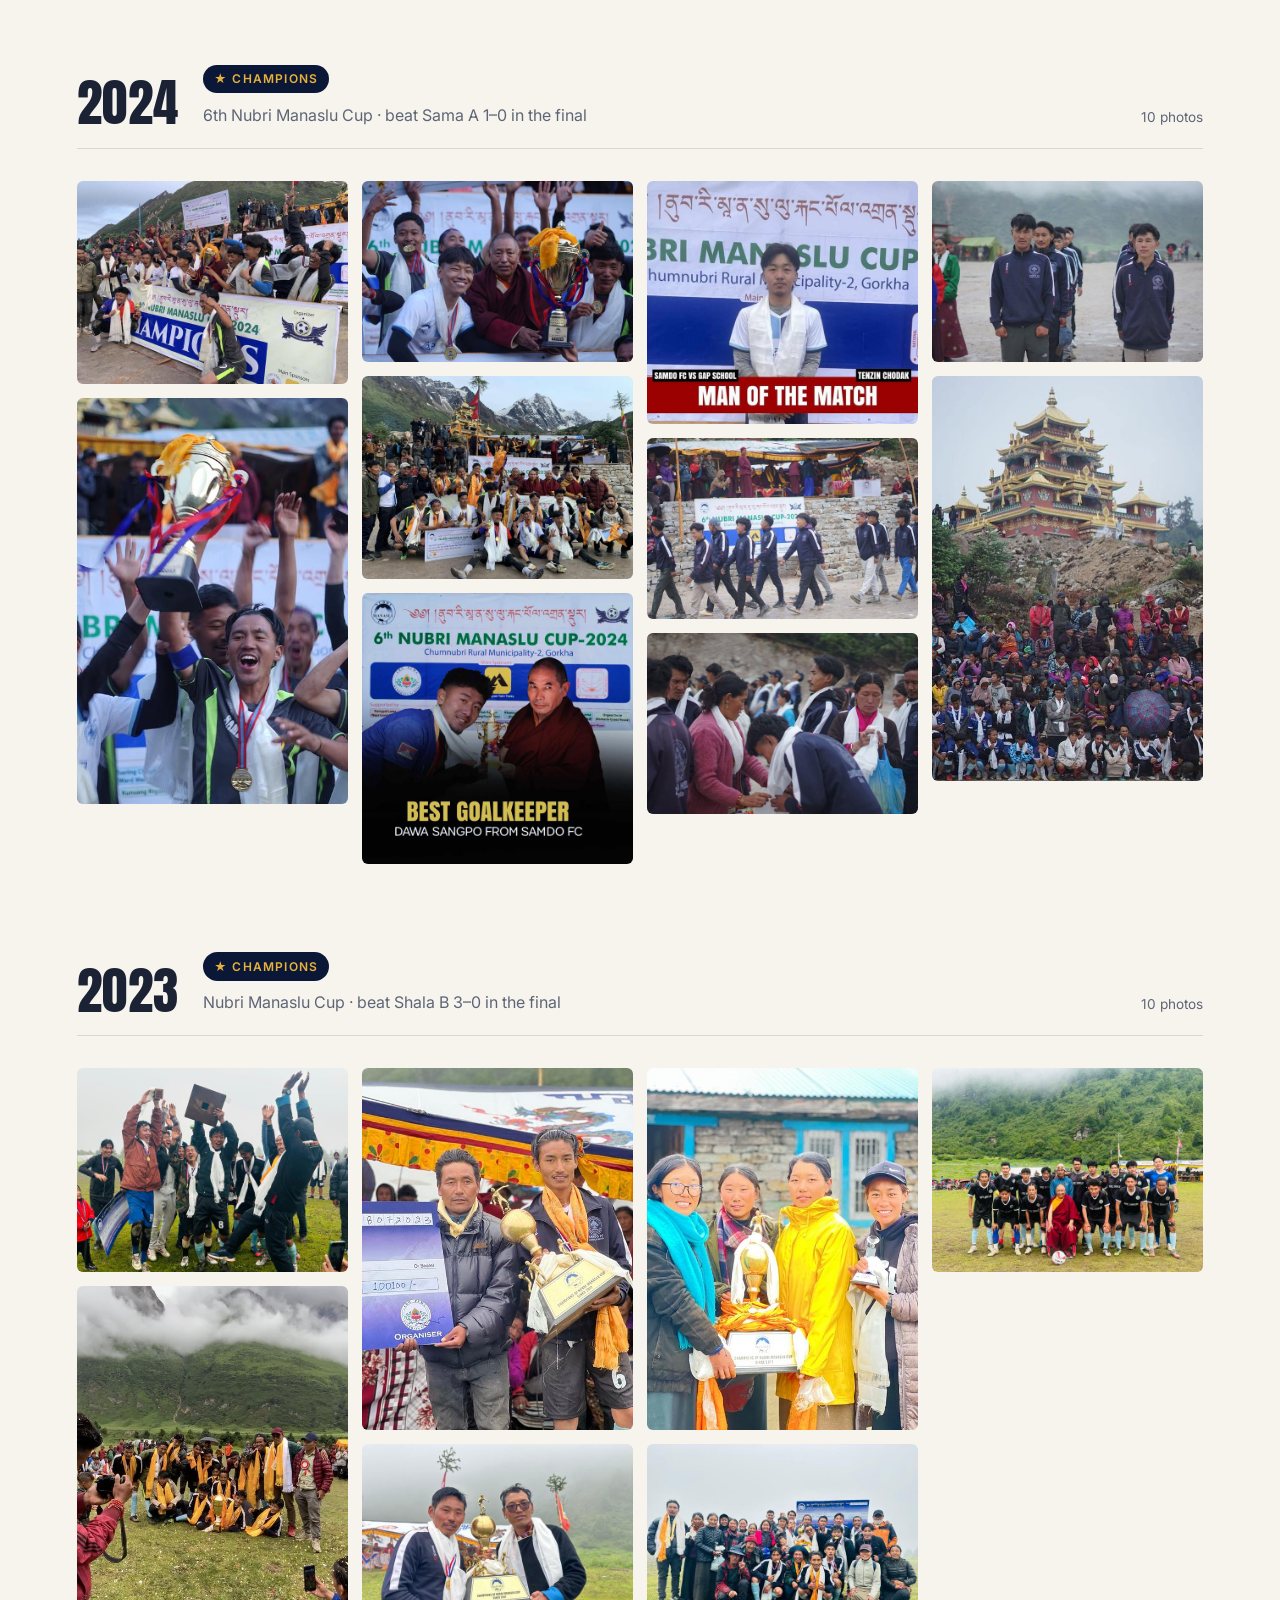
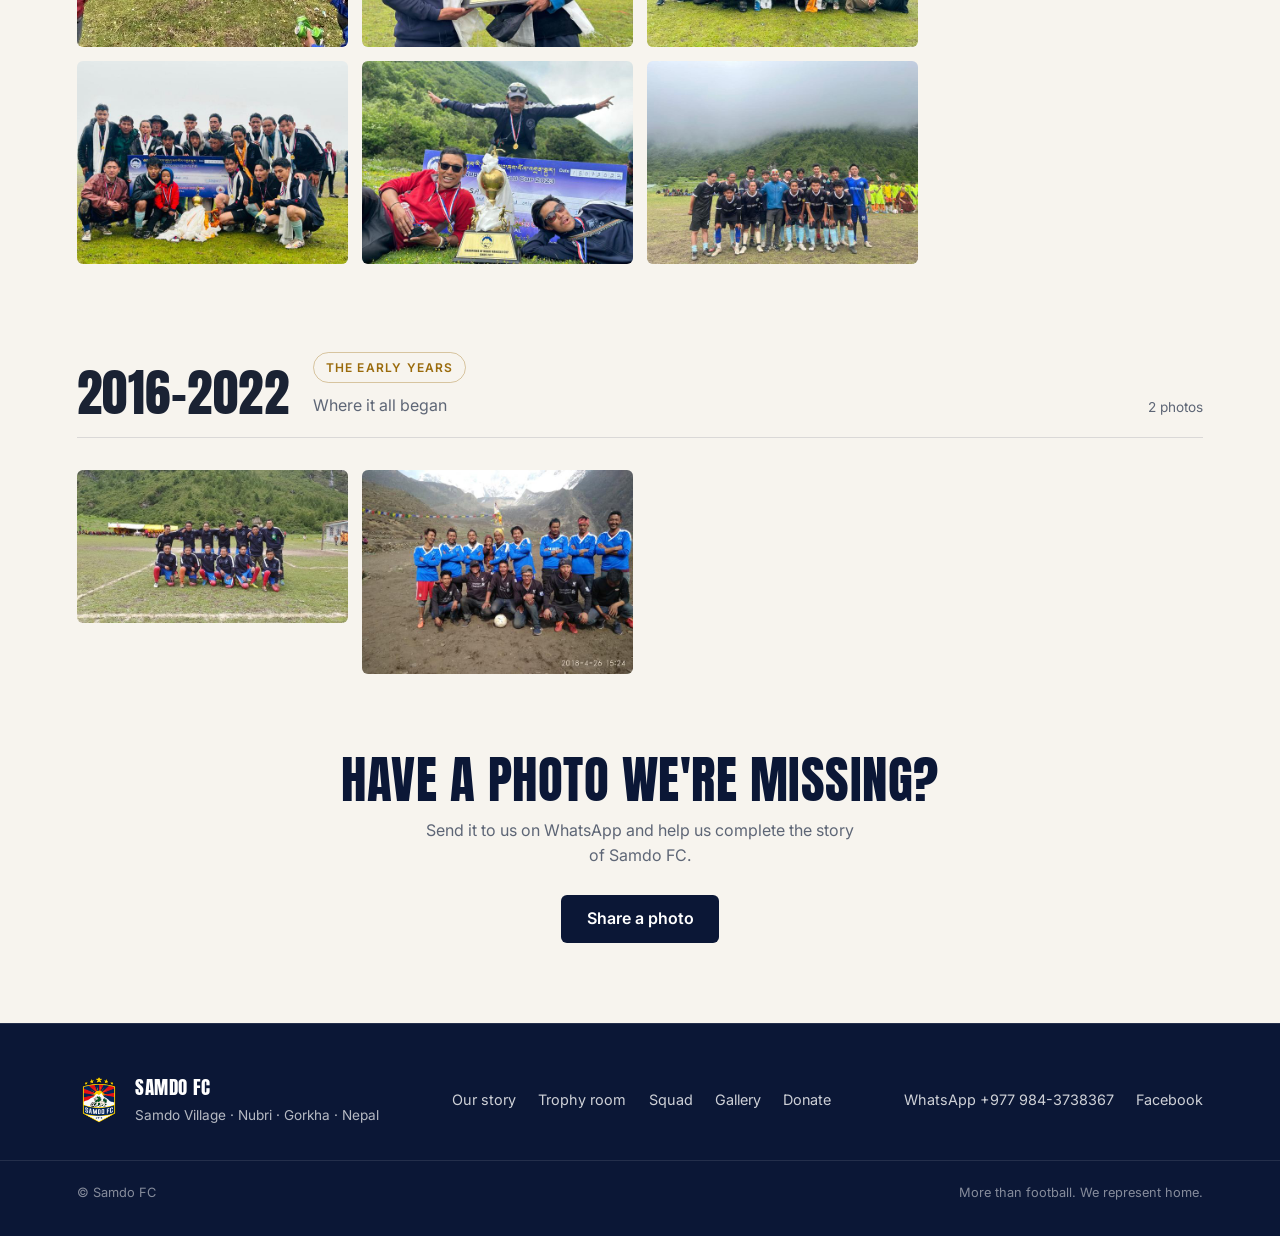
<file: gallery.html>
<!DOCTYPE html>
<html lang="en">
<head>
<meta charset="UTF-8">
<meta name="viewport" content="width=device-width, initial-scale=1.0">
<title>Photo Gallery: 2016–2026 | Samdo FC</title>
<meta name="description" content="Samdo FC photo archive: title wins in 2023, 2024 and 2026, the 2025 season and the early years, with medal days, trophies and the village behind the team.">
<meta name="robots" content="index, follow">
<meta name="theme-color" content="#0b1736">
<link rel="canonical" href="https://tashitsering4.github.io/samdofc/gallery.html">
<link rel="icon" type="image/png" href="images/web/crest.png">
<link rel="apple-touch-icon" href="images/web/apple-touch-icon.png">
<meta property="og:type" content="website">
<meta property="og:site_name" content="Samdo FC">
<meta property="og:locale" content="en_US">
<meta property="og:title" content="Photo Gallery: 2016–2026 | Samdo FC">
<meta property="og:description" content="Samdo FC photo archive: title wins in 2023, 2024 and 2026, the 2025 season and the early years, with medal days, trophies and the village behind the team.">
<meta property="og:url" content="https://tashitsering4.github.io/samdofc/gallery.html">
<meta property="og:image" content="https://tashitsering4.github.io/samdofc/images/web/og-image.jpg">
<meta property="og:image:width" content="1200">
<meta property="og:image:height" content="630">
<meta property="og:image:alt" content="Samdo FC squad lined up in front of the mountains, 2026">
<meta name="twitter:card" content="summary_large_image">
<meta name="twitter:title" content="Photo Gallery: 2016–2026 | Samdo FC">
<meta name="twitter:description" content="Samdo FC photo archive: title wins in 2023, 2024 and 2026, the 2025 season and the early years, with medal days, trophies and the village behind the team.">
<meta name="twitter:image" content="https://tashitsering4.github.io/samdofc/images/web/og-image.jpg">
<script type="application/ld+json">{"@context": "https://schema.org", "@type": "BreadcrumbList", "itemListElement": [{"@type": "ListItem", "position": 1, "name": "Home", "item": "https://tashitsering4.github.io/samdofc/"}, {"@type": "ListItem", "position": 2, "name": "Photo Gallery: 2026 Season", "item": "https://tashitsering4.github.io/samdofc/gallery.html"}]}</script>
<link rel="preconnect" href="https://fonts.googleapis.com">
<link rel="preconnect" href="https://fonts.gstatic.com" crossorigin>
<link href="https://fonts.googleapis.com/css2?family=Anton&family=Inter:wght@400;500;600&display=swap" rel="stylesheet">
<link rel="stylesheet" href="styles.css">
<link rel="stylesheet" href="index.css">
<link rel="stylesheet" href="gallery.css">
<script>document.documentElement.classList.add('js');</script>
</head>
<body class="landing-page gallery-page">
<a class="skip-link" href="#main">Skip to content</a>

<nav id="chapterNav" aria-label="Main navigation">
  <a href="index.html" class="site-logo"><span class="logo-badge"><img src="images/web/crest.png" alt="Samdo FC crest" width="36" height="36"></span><span class="lname">Samdo FC</span></a>
  <div class="nav-links"><a href="index.html">Home</a><a href="home.html">Our Story</a><a href="club.html">The Club</a><a href="legacy.html">The Legacy</a><a href="people.html">The People</a><a href="supporters.html">Our Supporters</a><a href="future.html">The Future</a></div>
  <a href="gallery.html" class="nav-gallery" aria-current="page">Gallery</a>
</nav>

<main id="main">
<header class="g-hero">
  <div class="g-hero-mosaic" aria-hidden="true" id="heroMosaic"></div>
  <div class="wrap g-hero-inner">
    <p class="kicker">The photo archive</p>
    <h1>Every season.<br><span>Every moment.</span></h1>
    <p class="lede">Titles won, medals hung, trophies carried home, and the village behind every match.</p>
    <p class="g-count" id="gCount"></p>
  </div>
</header>

<div class="g-filter" id="gFilter" role="tablist" aria-label="Filter photos by season"></div>

<div id="gYears"></div>
</main>

<div class="lb" id="lightbox" role="dialog" aria-modal="true" aria-label="Photo viewer" hidden>
  <button type="button" class="lb-btn lb-close" id="lbClose" aria-label="Close">✕</button>
  <button type="button" class="lb-btn lb-prev" id="lbPrev" aria-label="Previous photo">←</button>
  <figure class="lb-fig">
    <img id="lbImg" alt="">
    <figcaption><span class="lb-year" id="lbYear"></span><span id="lbCap"></span><span class="lb-num" id="lbNum"></span></figcaption>
  </figure>
  <button type="button" class="lb-btn lb-next" id="lbNext" aria-label="Next photo">→</button>
</div>

<footer class="site-footer">
  <div class="wrap foot">
    <div class="foot-brand"><img src="images/web/crest.png" alt="Samdo FC crest" width="44" height="47" loading="lazy"><div><strong>Samdo FC</strong><span>Samdo Village · Nubri · Gorkha · Nepal</span></div></div>
    <nav class="foot-links" aria-label="Footer">
      <a href="home.html">Our story</a><a href="club.html">Trophy room</a><a href="people.html">Squad</a><a href="gallery.html">Gallery</a><a href="future.html">Donate</a>
    </nav>
    <div class="foot-contact"><a href="https://wa.me/9779843738367" target="_blank" rel="noopener">WhatsApp +977 984-3738367</a><a href="https://www.facebook.com/people/SAMDO-FC/61561071696859/" target="_blank" rel="noopener">Facebook</a></div>
  </div>
  <div class="wrap foot-bottom"><span>© Samdo FC</span><span>More than football. We represent home.</span></div>
</footer>

<script src="common.js"></script>
<script src="index.js"></script>
<script src="gallery-data.js"></script>
<script src="gallery.js"></script>
</body>
</html>
</file>
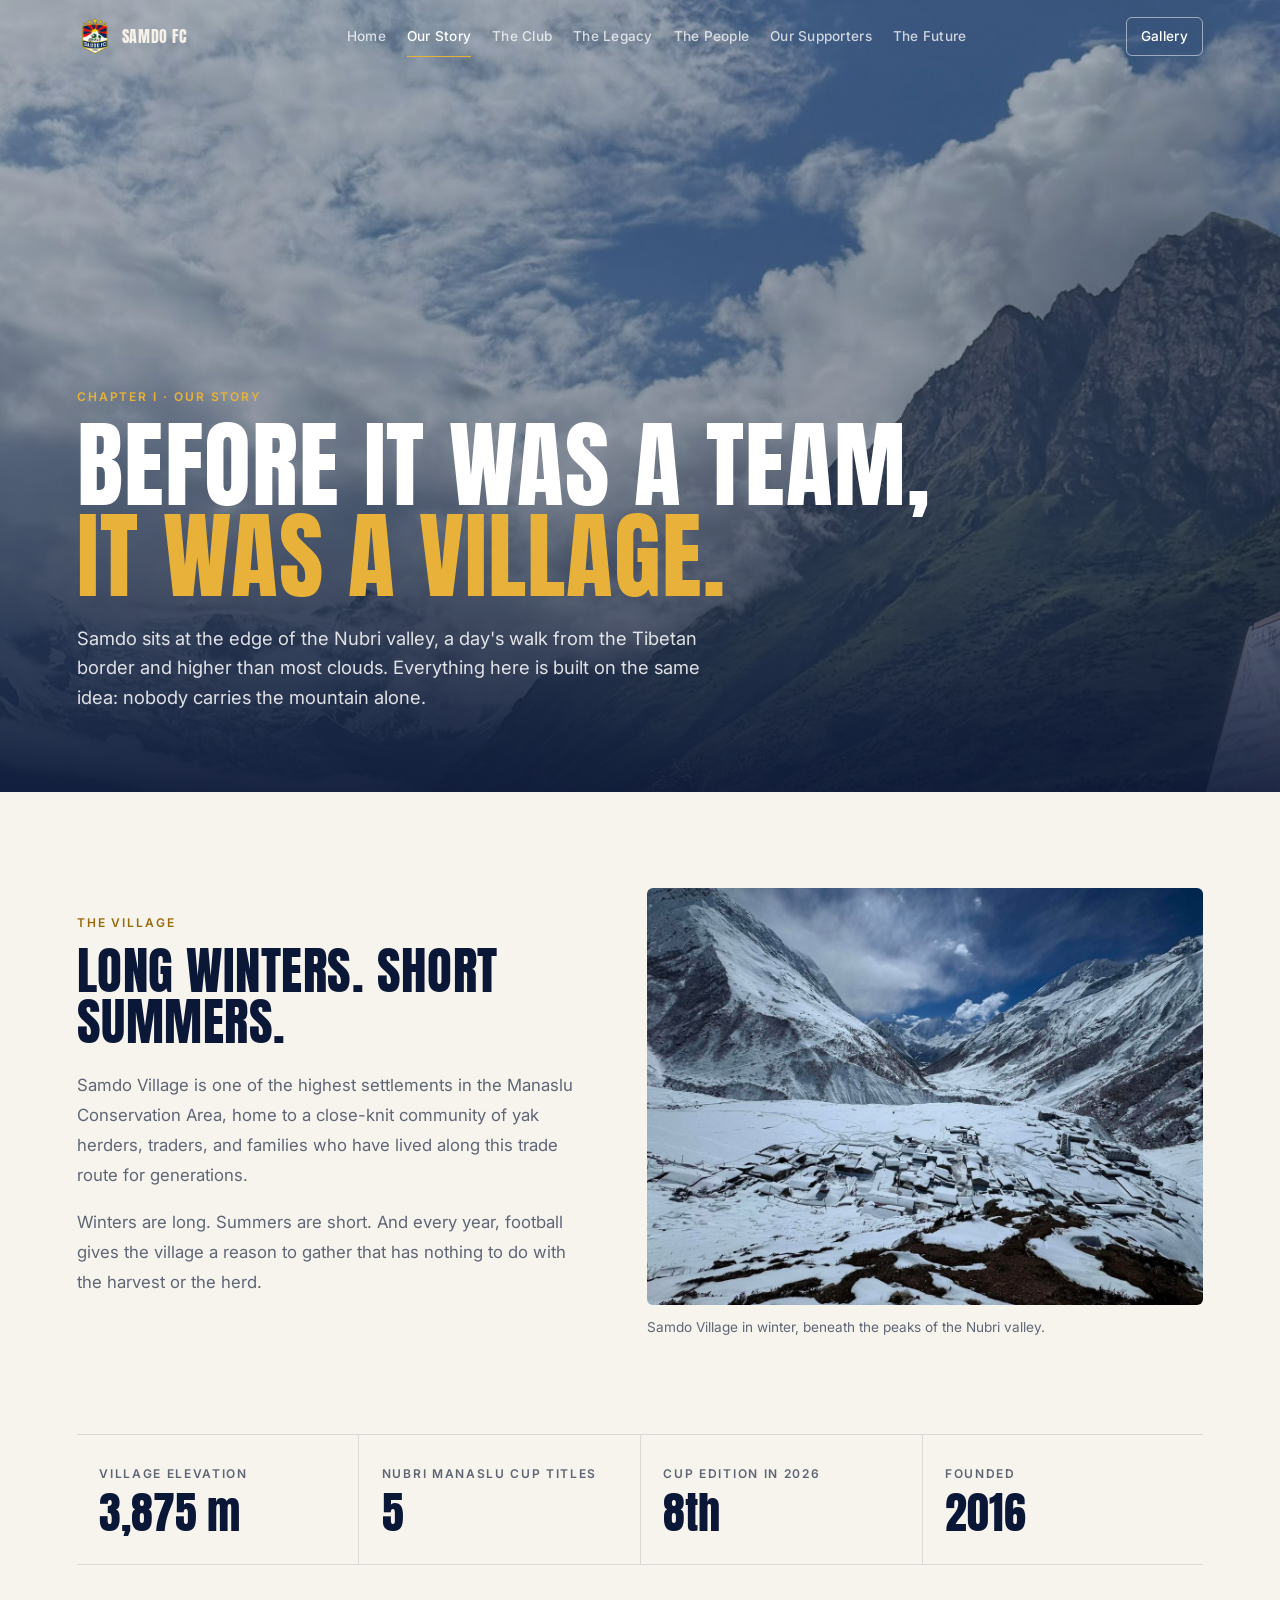
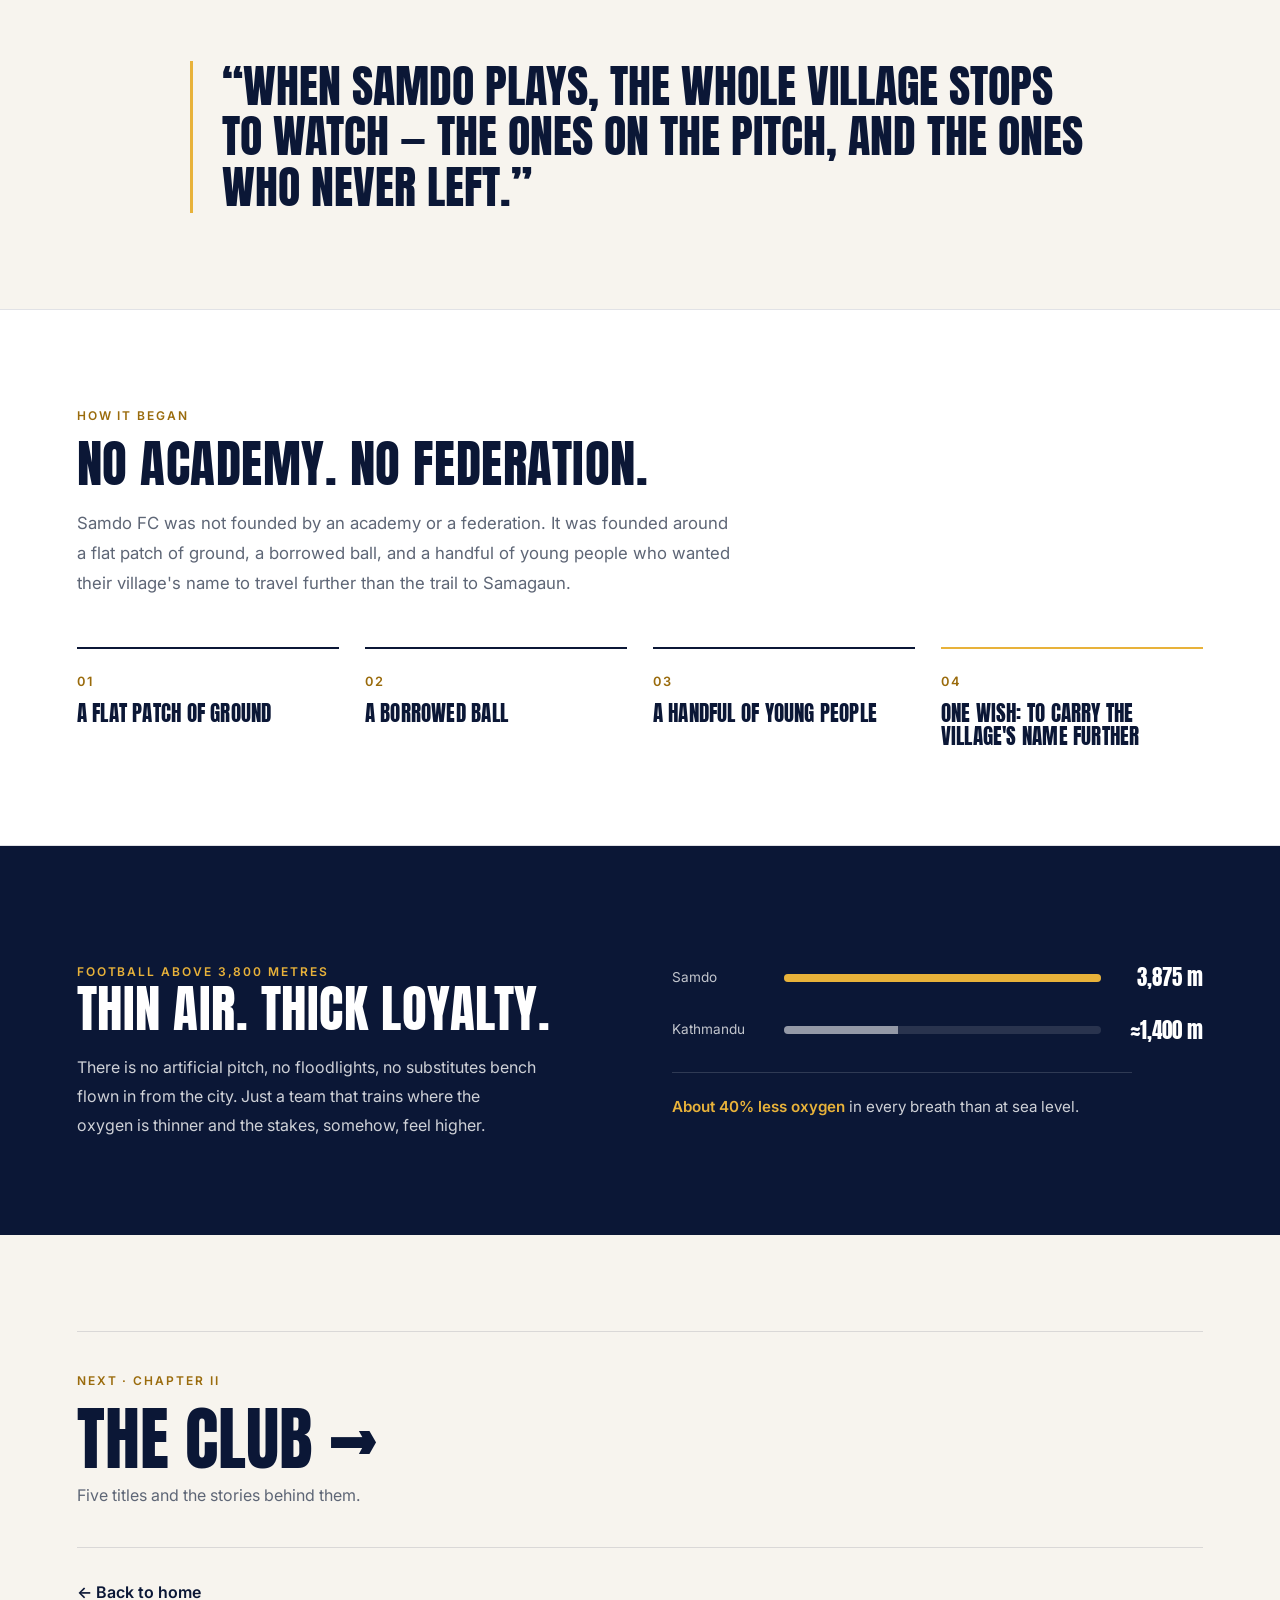
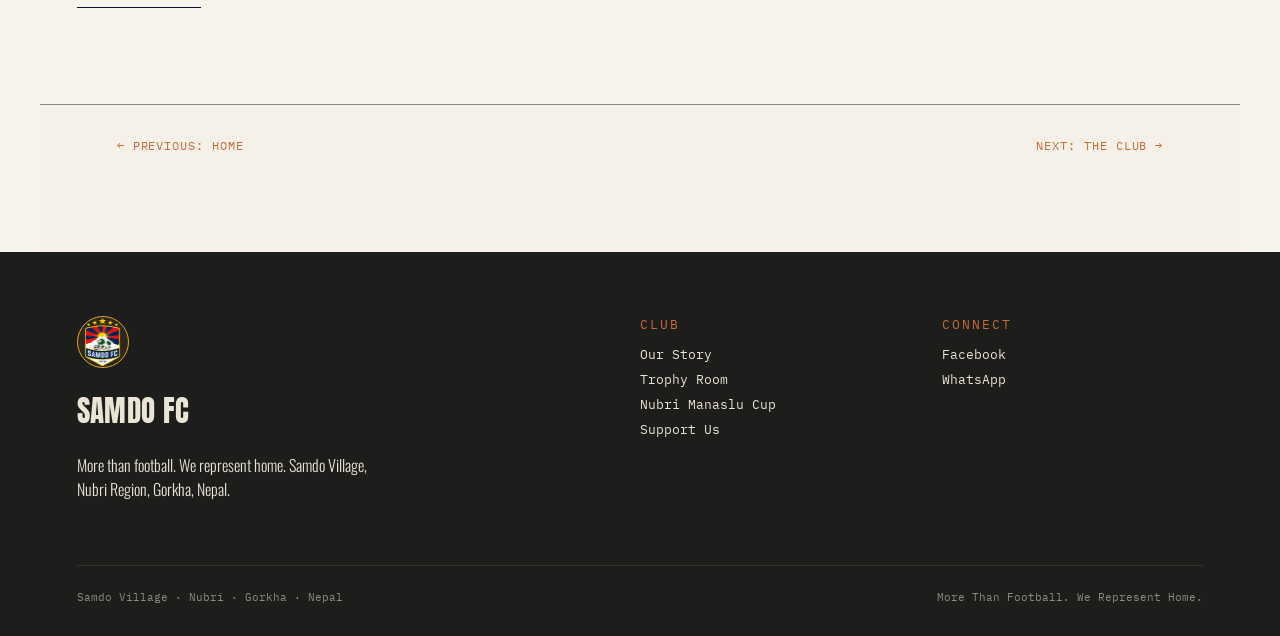
<file: home.html>
<!DOCTYPE html>
<html lang="en">
<head>
<meta charset="UTF-8">
<meta name="viewport" content="width=device-width, initial-scale=1.0">
<title>Our Story | Samdo FC, Samdo Village, Nubri, Nepal</title>
<meta name="description" content="Before it was a team, it was a village. The story of Samdo FC and Samdo Village at 3,875 m in the Manaslu Conservation Area, Nubri, Gorkha, Nepal.">
<meta name="robots" content="index, follow">
<meta name="theme-color" content="#0b1736">
<link rel="canonical" href="https://tashitsering4.github.io/samdofc/home.html">
<link rel="icon" type="image/png" href="images/web/crest.png">
<link rel="apple-touch-icon" href="images/web/apple-touch-icon.png">
<meta property="og:type" content="website">
<meta property="og:site_name" content="Samdo FC">
<meta property="og:locale" content="en_US">
<meta property="og:title" content="Our Story | Samdo FC, Samdo Village, Nubri, Nepal">
<meta property="og:description" content="Before it was a team, it was a village. The story of Samdo FC and Samdo Village at 3,875 m in the Manaslu Conservation Area, Nubri, Gorkha, Nepal.">
<meta property="og:url" content="https://tashitsering4.github.io/samdofc/home.html">
<meta property="og:image" content="https://tashitsering4.github.io/samdofc/images/web/og-image.jpg">
<meta property="og:image:width" content="1200">
<meta property="og:image:height" content="630">
<meta property="og:image:alt" content="Samdo FC squad lined up in front of the mountains, 2026">
<meta name="twitter:card" content="summary_large_image">
<meta name="twitter:title" content="Our Story | Samdo FC, Samdo Village, Nubri, Nepal">
<meta name="twitter:description" content="Before it was a team, it was a village. The story of Samdo FC and Samdo Village at 3,875 m in the Manaslu Conservation Area, Nubri, Gorkha, Nepal.">
<meta name="twitter:image" content="https://tashitsering4.github.io/samdofc/images/web/og-image.jpg">
<script type="application/ld+json">{"@context": "https://schema.org", "@type": "BreadcrumbList", "itemListElement": [{"@type": "ListItem", "position": 1, "name": "Home", "item": "https://tashitsering4.github.io/samdofc/"}, {"@type": "ListItem", "position": 2, "name": "Our Story", "item": "https://tashitsering4.github.io/samdofc/home.html"}]}</script>
<link rel="preconnect" href="https://fonts.googleapis.com">
<link rel="preconnect" href="https://fonts.gstatic.com" crossorigin>
<link href="https://fonts.googleapis.com/css2?family=Anton&family=Oswald:wght@300;400&family=Inter:wght@400;500;600&family=IBM+Plex+Mono:wght@400;500&display=swap" rel="stylesheet">
<link rel="preload" as="image" href="images/web/story-hero.jpg">
<link rel="stylesheet" href="styles.css">
<link rel="stylesheet" href="index.css">
<link rel="stylesheet" href="home.css">
<script>document.documentElement.classList.add('js');</script>
</head>
<body class="landing-page story-page">
<a class="skip-link" href="#main">Skip to content</a>

<nav id="chapterNav" aria-label="Main navigation">
  <a href="index.html" class="site-logo"><span class="logo-badge"><img src="images/web/crest.png" alt="Samdo FC crest" width="36" height="36"></span><span class="lname">Samdo FC</span></a>
  <div class="nav-links"><a href="index.html">Home</a><a href="home.html" class="active">Our Story</a><a href="club.html">The Club</a><a href="legacy.html">The Legacy</a><a href="people.html">The People</a><a href="supporters.html">Our Supporters</a><a href="future.html">The Future</a></div>
  <a href="gallery.html" class="nav-gallery">Gallery</a>
</nav>

<main id="main">

<header class="hero story-hero">
  <img class="hero-img" src="images/web/story-hero.jpg" alt="" width="2000" height="1125" fetchpriority="high">
  <div class="hero-content wrap">
    <p class="kicker">Chapter I · Our story</p>
    <h1>Before it was a team,<br><span>it was a village.</span></h1>
    <p class="lede">Samdo sits at the edge of the Nubri valley, a day's walk from the Tibetan border and higher than most clouds. Everything here is built on the same idea: nobody carries the mountain alone.</p>
  </div>
</header>

<section class="section wrap village">
  <div class="village-text reveal">
    <p class="kicker">The village</p>
    <h2>Long winters. Short summers.</h2>
    <p>Samdo Village is one of the highest settlements in the Manaslu Conservation Area, home to a close-knit community of yak herders, traders, and families who have lived along this trade route for generations.</p>
    <p>Winters are long. Summers are short. And every year, football gives the village a reason to gather that has nothing to do with the harvest or the herd.</p>
  </div>
  <figure class="village-photo reveal">
    <img src="images/web/village.jpg" alt="Samdo Village under snow, with the Himalaya rising behind" width="1200" height="900" loading="lazy">
    <figcaption>Samdo Village in winter, beneath the peaks of the Nubri valley.</figcaption>
  </figure>
</section>

<section class="wrap facts reveal" aria-label="Samdo in numbers">
  <dl>
    <div><dt>Village elevation</dt><dd>3,875 m</dd></div>
    <div><dt>Nubri Manaslu Cup titles</dt><dd>5</dd></div>
    <div><dt>Cup edition in 2026</dt><dd>8th</dd></div>
    <div><dt>Founded</dt><dd>2016</dd></div>
  </dl>
</section>

<section class="section wrap quote reveal">
  <blockquote>
    <p>“When Samdo plays, the whole village stops to watch — the ones on the pitch, and the ones who never left.”</p>
  </blockquote>
</section>

<section class="section origins">
  <div class="wrap">
    <div class="reveal">
      <p class="kicker">How it began</p>
      <h2>No academy. No federation.</h2>
      <p class="muted origins-lede">Samdo FC was not founded by an academy or a federation. It was founded around a flat patch of ground, a borrowed ball, and a handful of young people who wanted their village's name to travel further than the trail to Samagaun.</p>
    </div>
    <ol class="steps">
      <li class="reveal"><span>01</span><h3>A flat patch of ground</h3></li>
      <li class="reveal"><span>02</span><h3>A borrowed ball</h3></li>
      <li class="reveal"><span>03</span><h3>A handful of young people</h3></li>
      <li class="reveal"><span>04</span><h3>One wish: to carry the village's name further</h3></li>
    </ol>
  </div>
</section>

<section class="altitude">
  <div class="wrap altitude-inner">
    <div class="reveal">
      <p class="kicker">Football above 3,800 metres</p>
      <h2>Thin air. Thick loyalty.</h2>
      <p>There is no artificial pitch, no floodlights, no substitutes bench flown in from the city. Just a team that trains where the oxygen is thinner and the stakes, somehow, feel higher.</p>
    </div>
    <div class="bars reveal" aria-label="Samdo at 3,875 metres, compared with Kathmandu at about 1,400 metres">
      <div class="bar-row"><span>Samdo</span><div class="bar"><i style="--w:100%"></i></div><b>3,875 m</b></div>
      <div class="bar-row"><span>Kathmandu</span><div class="bar"><i style="--w:36%"></i></div><b>≈1,400 m</b></div>
      <p class="bar-note"><b>About 40% less oxygen</b> in every breath than at sea level.</p>
    </div>
  </div>
</section>

<section class="section wrap next">
  <a class="next-link reveal" href="club.html">
    <span class="kicker">Next · Chapter II</span>
    <span class="next-title">The Club →</span>
    <span class="muted">Five titles and the stories behind them.</span>
  </a>
  <a class="link" href="index.html">← Back to home</a>
</section>

</main>

<div class="page-foot-nav light" style="background:var(--ivory);">
  <a href="index.html">← Previous: Home</a>
  <a href="club.html">Next: The Club →</a>
</div>

<footer>
  <div class="foot-grid">
    <div>
       <span class="logo-badge" style="width:52px;height:52px;margin-bottom:1rem;">
        <img src="images/logo.png" alt="Samdo FC crest" style="width:100%;height:100%;object-fit:contain;border-radius:50%;">
      </span>
      <h3>SAMDO FC</h3>
      <p style="font-family:'Oswald',sans-serif;font-weight:300;color:var(--ivory-dim);max-width:38ch;">More than football. We represent home. Samdo Village, Nubri Region, Gorkha, Nepal.</p>
    </div>
    <div>
      <span class="eyebrow" style="display:block;margin-bottom:.8rem;">Club</span>
      <a href="home.html">Our Story</a>
      <a href="club.html">Trophy Room</a>
      <a href="legacy.html">Nubri Manaslu Cup</a>
      <a href="future.html">Support Us</a>
    </div>
    <div>
      <span class="eyebrow" style="display:block;margin-bottom:.8rem;">Connect</span>
      <a href="https://www.facebook.com/people/SAMDO-FC/61561071696859/" target="_blank" rel="noopener">Facebook</a>
      <a href="https://wa.me/9779843738367" target="_blank" rel="noopener">WhatsApp</a>
    </div>
  </div>
  <div class="foot-bottom">
    <span>Samdo Village · Nubri · Gorkha · Nepal</span>
    <span>More Than Football. We Represent Home.</span>
  </div>
</footer>

<script src="common.js"></script>
<script src="index.js"></script>
</body>
</html>
</file>
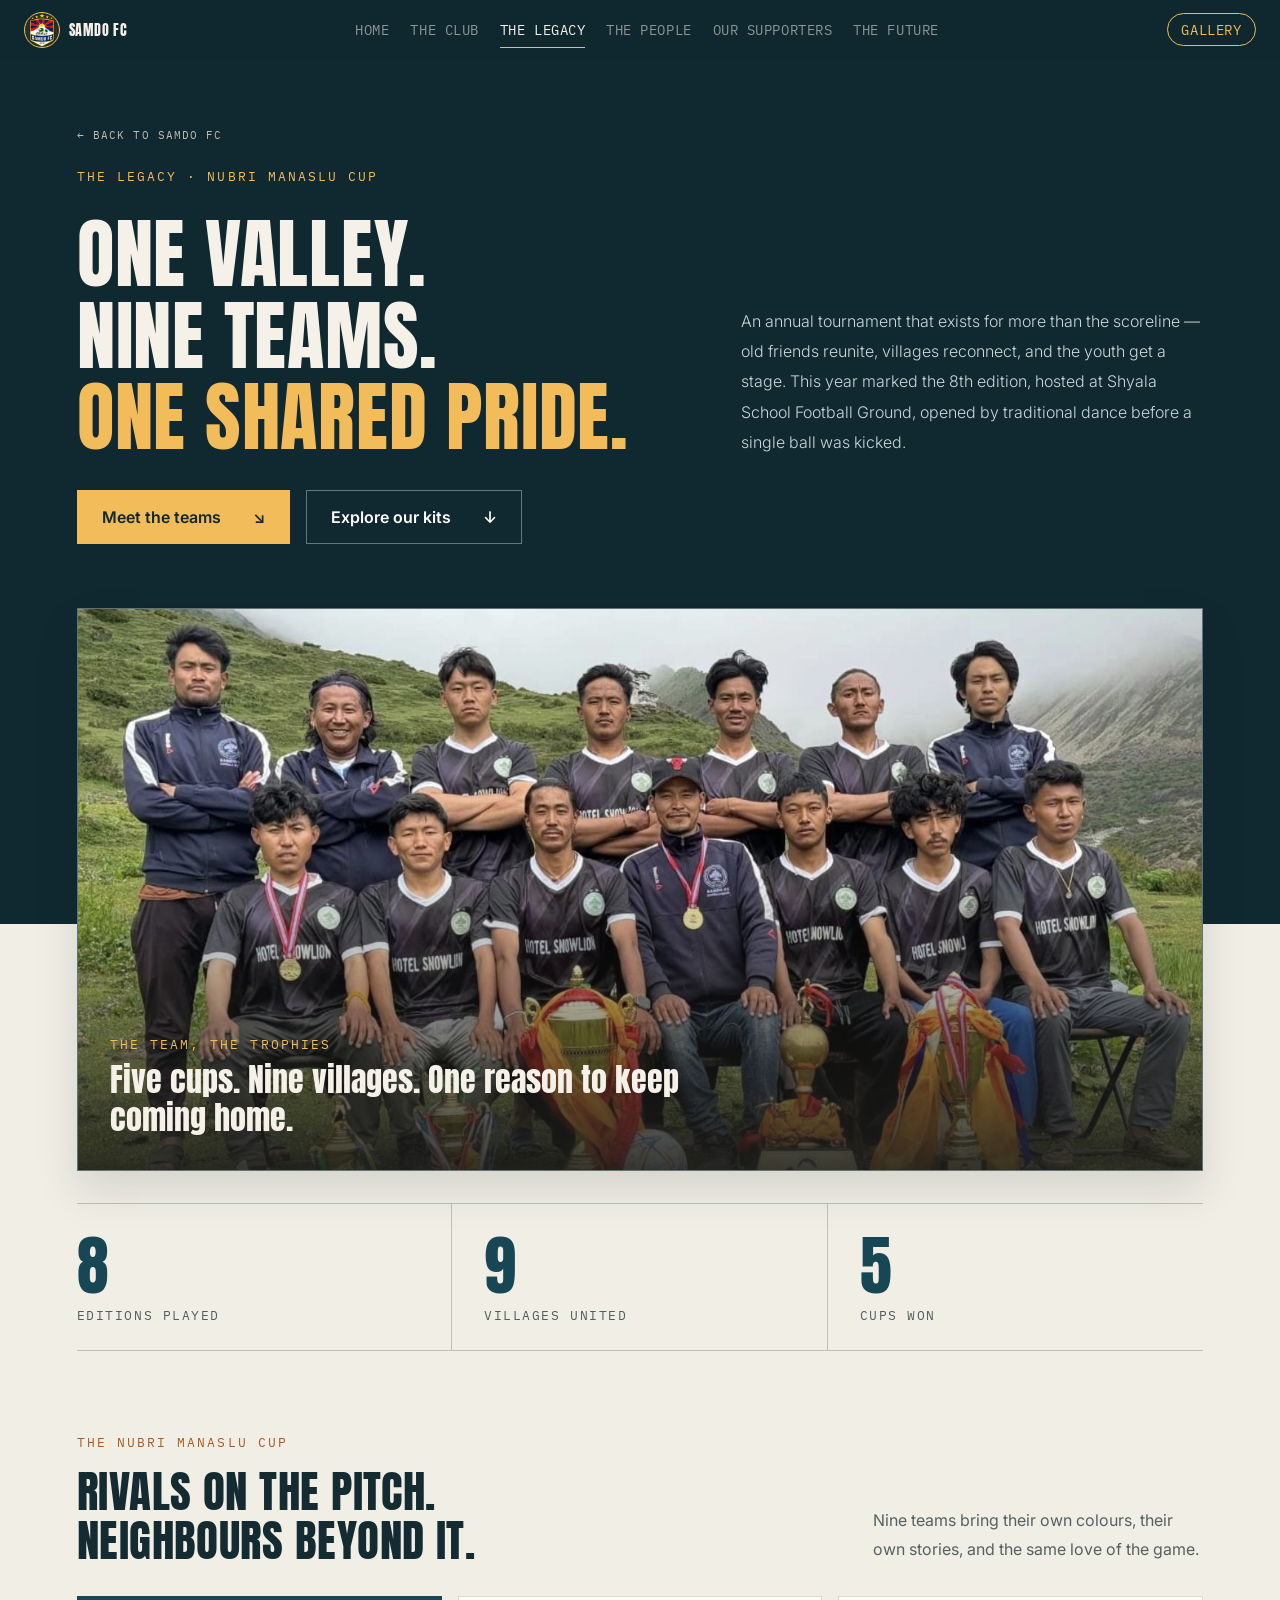
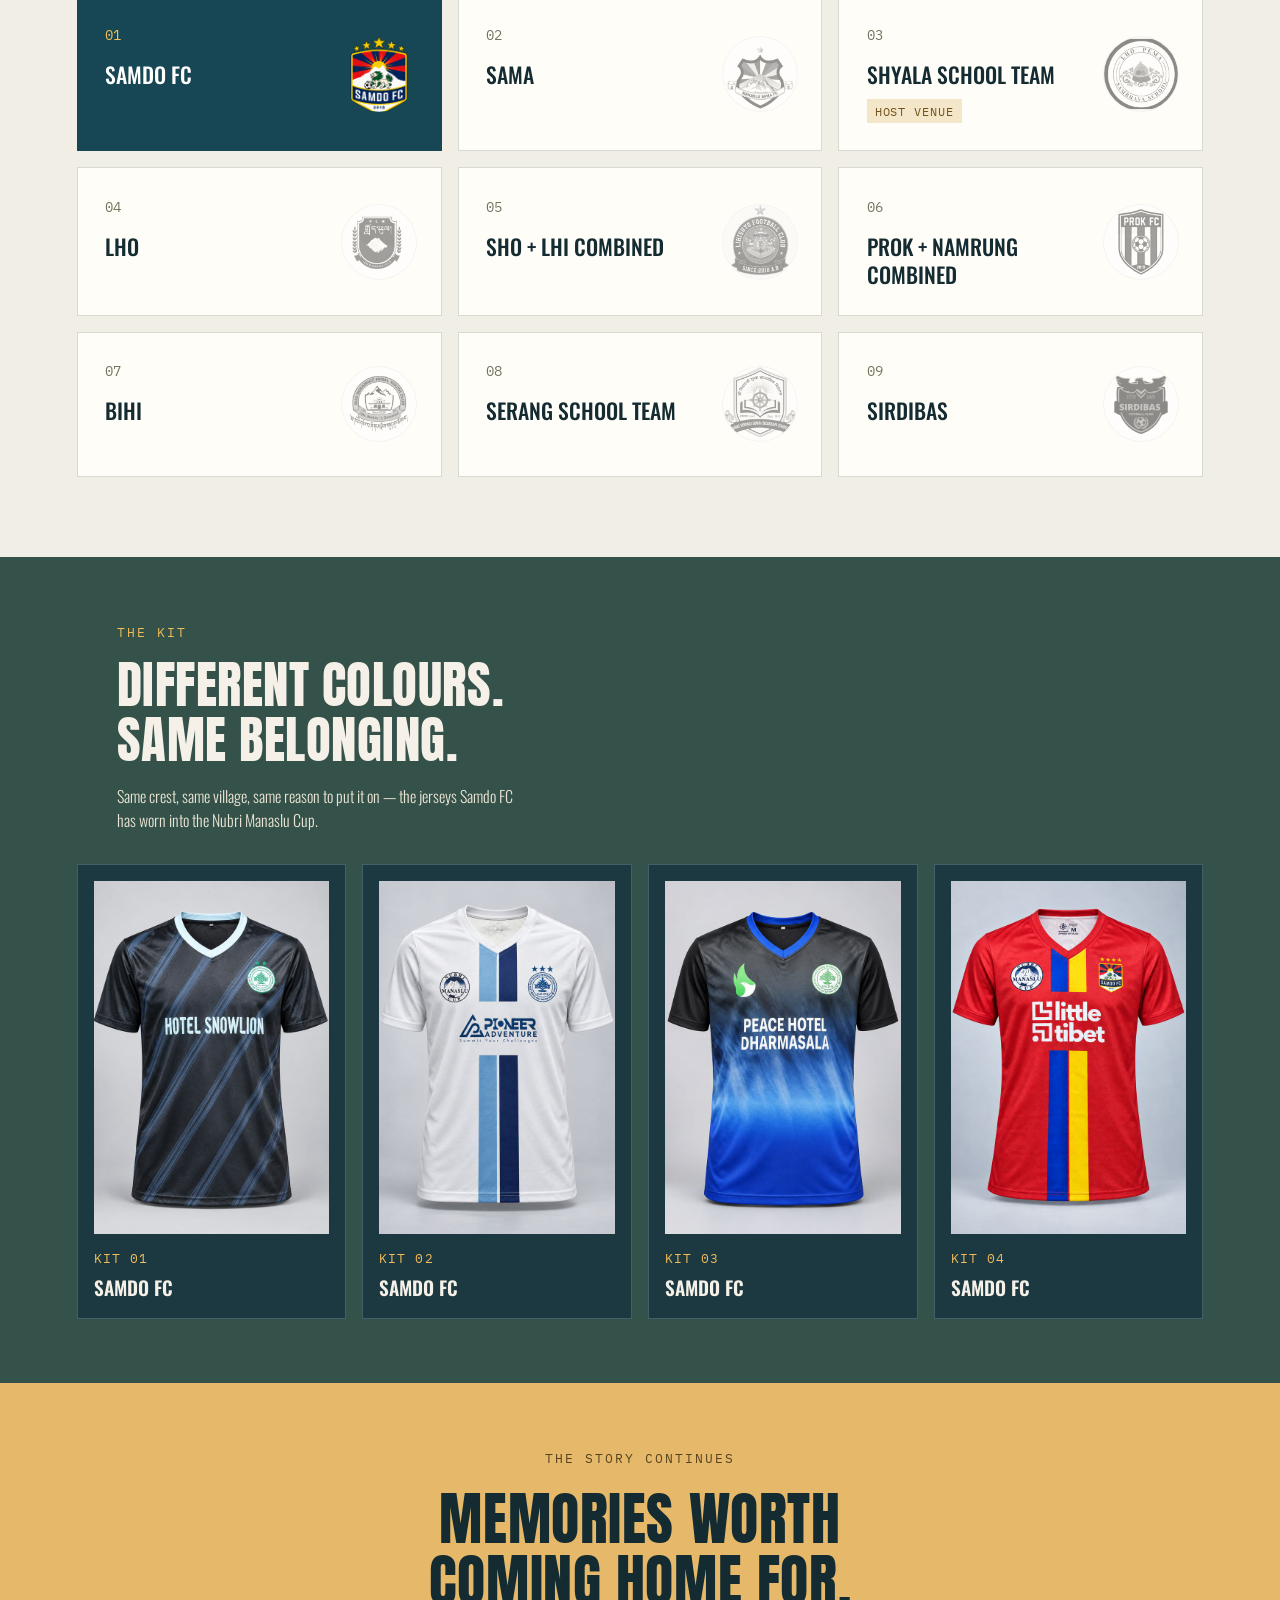
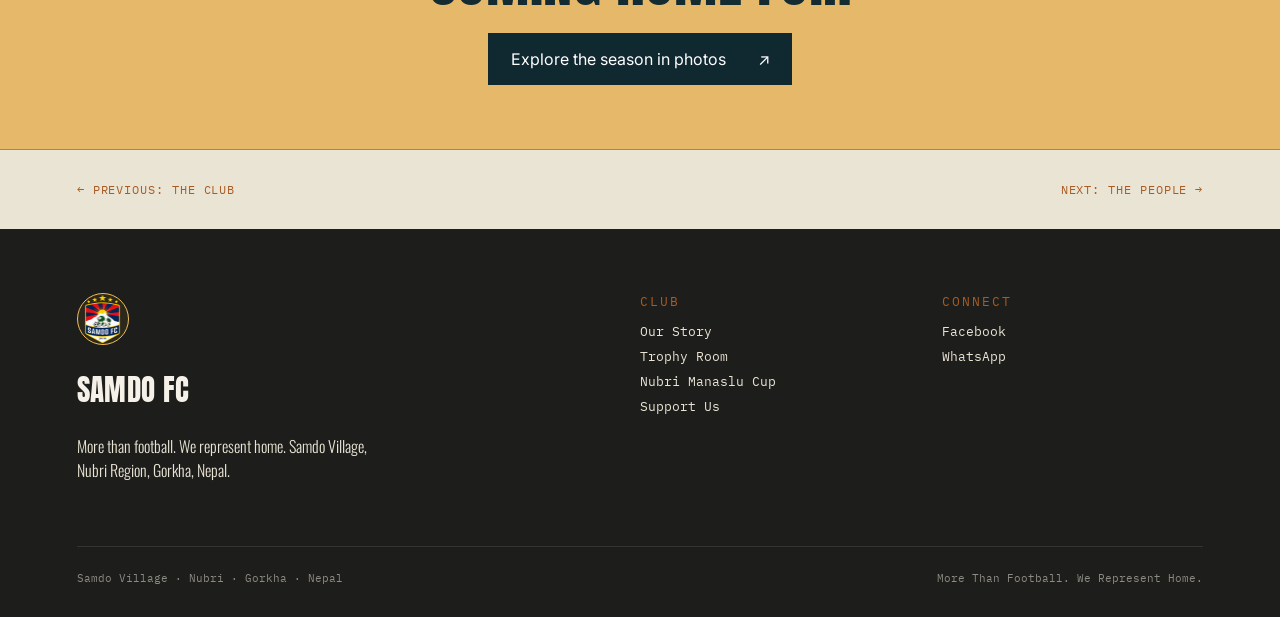
<file: legacy.html>
<!DOCTYPE html>
<html lang="en">
<head>
<meta charset="UTF-8" />
<meta name="viewport" content="width=device-width, initial-scale=1.0" />
<title>Nubri Manaslu Cup: Teams, Kits &amp; Legacy | Samdo FC</title>
<meta name="description" content="The Nubri Manaslu Cup brings nine teams from the Nubri valley together each year. Meet the teams and the kits Samdo FC has worn.">
<meta name="robots" content="index, follow">
<meta name="theme-color" content="#0b1736">
<link rel="canonical" href="https://tashitsering4.github.io/samdofc/legacy.html">
<link rel="icon" type="image/png" href="images/web/crest.png">
<link rel="apple-touch-icon" href="images/web/apple-touch-icon.png">
<meta property="og:type" content="website">
<meta property="og:site_name" content="Samdo FC">
<meta property="og:locale" content="en_US">
<meta property="og:title" content="Nubri Manaslu Cup: Teams, Kits &amp; Legacy | Samdo FC">
<meta property="og:description" content="The Nubri Manaslu Cup brings nine teams from the Nubri valley together each year. Meet the teams and the kits Samdo FC has worn.">
<meta property="og:url" content="https://tashitsering4.github.io/samdofc/legacy.html">
<meta property="og:image" content="https://tashitsering4.github.io/samdofc/images/web/og-image.jpg">
<meta property="og:image:width" content="1200">
<meta property="og:image:height" content="630">
<meta property="og:image:alt" content="Samdo FC squad lined up in front of the mountains, 2026">
<meta name="twitter:card" content="summary_large_image">
<meta name="twitter:title" content="Nubri Manaslu Cup: Teams, Kits &amp; Legacy | Samdo FC">
<meta name="twitter:description" content="The Nubri Manaslu Cup brings nine teams from the Nubri valley together each year. Meet the teams and the kits Samdo FC has worn.">
<meta name="twitter:image" content="https://tashitsering4.github.io/samdofc/images/web/og-image.jpg">
<script type="application/ld+json">{"@context": "https://schema.org", "@type": "BreadcrumbList", "itemListElement": [{"@type": "ListItem", "position": 1, "name": "Home", "item": "https://tashitsering4.github.io/samdofc/"}, {"@type": "ListItem", "position": 2, "name": "Nubri Manaslu Cup: Teams, Kits & Legacy", "item": "https://tashitsering4.github.io/samdofc/legacy.html"}]}</script>
<link rel="preconnect" href="https://fonts.googleapis.com">
<link href="https://fonts.googleapis.com/css2?family=Anton&family=Oswald:wght@300;400;500;600;700&family=Inter:wght@300;400;500;600;700&family=IBM+Plex+Mono:wght@400;500&display=swap" rel="stylesheet">
<link rel="stylesheet" href="styles.css">
<link rel="stylesheet" href="legacy.css">
</head>
<body class="legacy-page">

<nav id="chapterNav" aria-label="Chapters">
  <a href="index.html" class="site-logo">
    <span class="logo-badge">
      <img src="images/logo.png" alt="Samdo FC crest" style="width:100%;height:100%;object-fit:contain;border-radius:50%;">
    </span>
    <span class="lname">Samdo FC</span>
  </a>
  <div class="nav-links">
    <a href="index.html">Home</a>
    <a href="club.html">The Club</a>
    <a href="legacy.html" class="active">The Legacy</a>
    <a href="people.html">The People</a>
    <a href="supporters.html">Our Supporters</a>
    <a href="future.html">The Future</a>
  </div>
  <a href="gallery.html" class="nav-gallery">Gallery</a>
</nav>

<main>
<header class="page-hero legacy-hero">
  <a class="back-link" href="index.html">← Back to Samdo FC</a>
  <span class="eyebrow">The Legacy · Nubri Manaslu Cup</span>
  <h1>One valley.<br>Nine teams.<br><em>One shared pride.</em></h1>
  <p>An annual tournament that exists for more than the scoreline — old friends reunite, villages reconnect, and the youth get a stage. This year marked the 8th edition, hosted at Shyala School Football Ground, opened by traditional dance before a single ball was kicked.</p>
  <div class="legacy-actions"><a href="#teams">Meet the teams <span aria-hidden="true">↘</span></a><a href="#kits">Explore our kits <span aria-hidden="true">↓</span></a></div>
</header>

<section class="legacy-memory" aria-label="The team and the trophies">
  <div class="legacy-banner">
    <div class="frame-img">
      <img src="images/web/legacy.jpg" alt="Samdo FC squad posing with four Nubri Manaslu Cup trophies">
      <div class="cap">
        <span class="eyebrow">The Team, The Trophies</span>
        <p>Five cups. Nine villages. One reason to keep coming home.</p>
      </div>
    </div>
  </div>
  <div class="legacy-stats">
    <div><span class="num">8</span><span class="lbl">Editions Played</span></div>
    <div><span class="num">9</span><span class="lbl">Villages United</span></div>
    <div><span class="num">5</span><span class="lbl">Cups Won</span></div>
  </div>
</section>

<section class="legacy-teams" id="teams">
  <div class="legacy-section-head"><div><span class="eyebrow">The Nubri Manaslu Cup</span><h2>Rivals on the pitch.<br>Neighbours beyond it.</h2></div><p>Nine teams bring their own colours, their own stories, and the same love of the game.</p></div>
  <div class="teams-grid">
    <div class="team us"><span class="club-logo"><img src="images/web/crest.png" alt="Samdo FC logo" width="120" height="120" loading="lazy"></span><span class="no">01</span><h4>Samdo FC</h4></div>
    <div class="team"><span class="club-logo"><img src="images/web/clubs/samafc.jpg" alt="Manaslu Sama FC logo" width="120" height="120" loading="lazy"></span><span class="no">02</span><h4>Sama</h4></div>
    <div class="team"><span class="club-logo"><img src="images/web/clubs/shylafc.jpg" alt="Shyala School Team logo" width="120" height="120" loading="lazy"></span><span class="no">03</span><h4>Shyala School Team</h4><span class="tag">Host Venue</span></div>
    <div class="team"><span class="club-logo"><img src="images/web/clubs/lhofc.jpg" alt="Lho Football Club logo" width="120" height="120" loading="lazy"></span><span class="no">04</span><h4>Lho</h4></div>
    <div class="team"><span class="club-logo"><img src="images/web/clubs/lhishofc.jpg" alt="Lihishyo Football Club logo" width="120" height="120" loading="lazy"></span><span class="no">05</span><h4>Sho + Lhi Combined</h4></div>
    <div class="team"><span class="club-logo"><img src="images/web/clubs/prokfc.jpg" alt="Prok FC logo" width="120" height="120" loading="lazy"></span><span class="no">06</span><h4>Prok + Namrung Combined</h4></div>
    <div class="team"><span class="club-logo"><img src="images/web/clubs/bhifc.jpg" alt="Bihi Serangee Himal Youth Club logo" width="120" height="120" loading="lazy"></span><span class="no">07</span><h4>Bihi</h4></div>
    <div class="team"><span class="club-logo"><img src="images/web/clubs/serangfc.jpg" alt="Shree Serange Gumba Secondary School logo" width="120" height="120" loading="lazy"></span><span class="no">08</span><h4>Serang School Team</h4></div>
    <div class="team"><span class="club-logo"><img src="images/web/clubs/sirdibasfc.jpg" alt="Sirdibas Football Club logo" width="120" height="120" loading="lazy"></span><span class="no">09</span><h4>Sirdibas</h4></div>
  </div>
</section>

<section class="pine legacy-kits" id="kits">
  <div style="max-width:1200px;margin:0 auto;padding:0 6vw;">
    <span class="eyebrow">The Kit</span>
    <h2>Different colours.<br>Same belonging.</h2>
    <p style="font-family:'Oswald',sans-serif;font-weight:300;color:var(--ivory-dim);max-width:52ch;margin-top:.8rem;">Same crest, same village, same reason to put it on — the jerseys Samdo FC has worn into the Nubri Manaslu Cup.</p>
  </div>
  <div class="jersey-scroll">
    <div class="jersey-card">
      <div class="jersey-art"><img src="images/web/kit-1.jpg" alt="Hotel Snowlion kit studio portrait" width="640" height="960" loading="lazy"></div>
      <span class="jersey-tag">KIT 01</span>
      <h4 class="jersey-name">Samdo FC</h4>
    </div>
    <div class="jersey-card">
      <div class="jersey-art"><img src="images/web/kit-2.jpg" alt="Pioneer Adventure kit studio portrait" width="640" height="960" loading="lazy"></div>
      <span class="jersey-tag">KIT 02</span>
      <h4 class="jersey-name">Samdo FC</h4>
    </div>
    <div class="jersey-card">
      <div class="jersey-art"><img src="images/web/kit-3.jpg" alt="Peace Hotel Dharmasala kit studio portrait" width="640" height="960" loading="lazy"></div>
      <span class="jersey-tag">KIT 03</span>
      <h4 class="jersey-name">Samdo FC</h4>
    </div>
    <div class="jersey-card">
      <div class="jersey-art"><img src="images/web/kit-4.jpg" alt="Little Tibet kit studio portrait" width="640" height="960" loading="lazy"></div>
      <span class="jersey-tag">KIT 04</span>
      <h4 class="jersey-name">Samdo FC</h4>
    </div>
  </div>
</section>

<section class="legacy-next"><span class="eyebrow">The story continues</span><h2>Memories worth<br>coming home for.</h2><a href="gallery.html">Explore the season in photos <span aria-hidden="true">↗</span></a></section>
</main>

<div class="page-foot-nav dim" style="background:var(--ivory-dim);">
  <a href="club.html">← Previous: The Club</a>
  <a href="people.html">Next: The People →</a>
</div>

<footer>
  <div class="foot-grid">
    <div>
       <span class="logo-badge" style="width:52px;height:52px;margin-bottom:1rem;">
        <img src="images/logo.png" alt="Samdo FC crest" style="width:100%;height:100%;object-fit:contain;border-radius:50%;">
      </span>
      <h3>SAMDO FC</h3>
      <p style="font-family:'Oswald',sans-serif;font-weight:300;color:var(--ivory-dim);max-width:38ch;">More than football. We represent home. Samdo Village, Nubri Region, Gorkha, Nepal.</p>
    </div>
    <div>
      <span class="eyebrow" style="display:block;margin-bottom:.8rem;">Club</span>
      <a href="home.html">Our Story</a>
      <a href="club.html">Trophy Room</a>
      <a href="legacy.html">Nubri Manaslu Cup</a>
      <a href="future.html">Support Us</a>
    </div>
    <div>
      <span class="eyebrow" style="display:block;margin-bottom:.8rem;">Connect</span>
      <a href="https://www.facebook.com/people/SAMDO-FC/61561071696859/" target="_blank" rel="noopener">Facebook</a>
      <a href="https://wa.me/9779763752425" target="_blank" rel="noopener">WhatsApp</a>
    </div>
  </div>
  <div class="foot-bottom">
    <span>Samdo Village · Nubri · Gorkha · Nepal</span>
    <span>More Than Football. We Represent Home.</span>
  </div>
</footer>

<script src="common.js"></script>
</body>
</html>
</file>
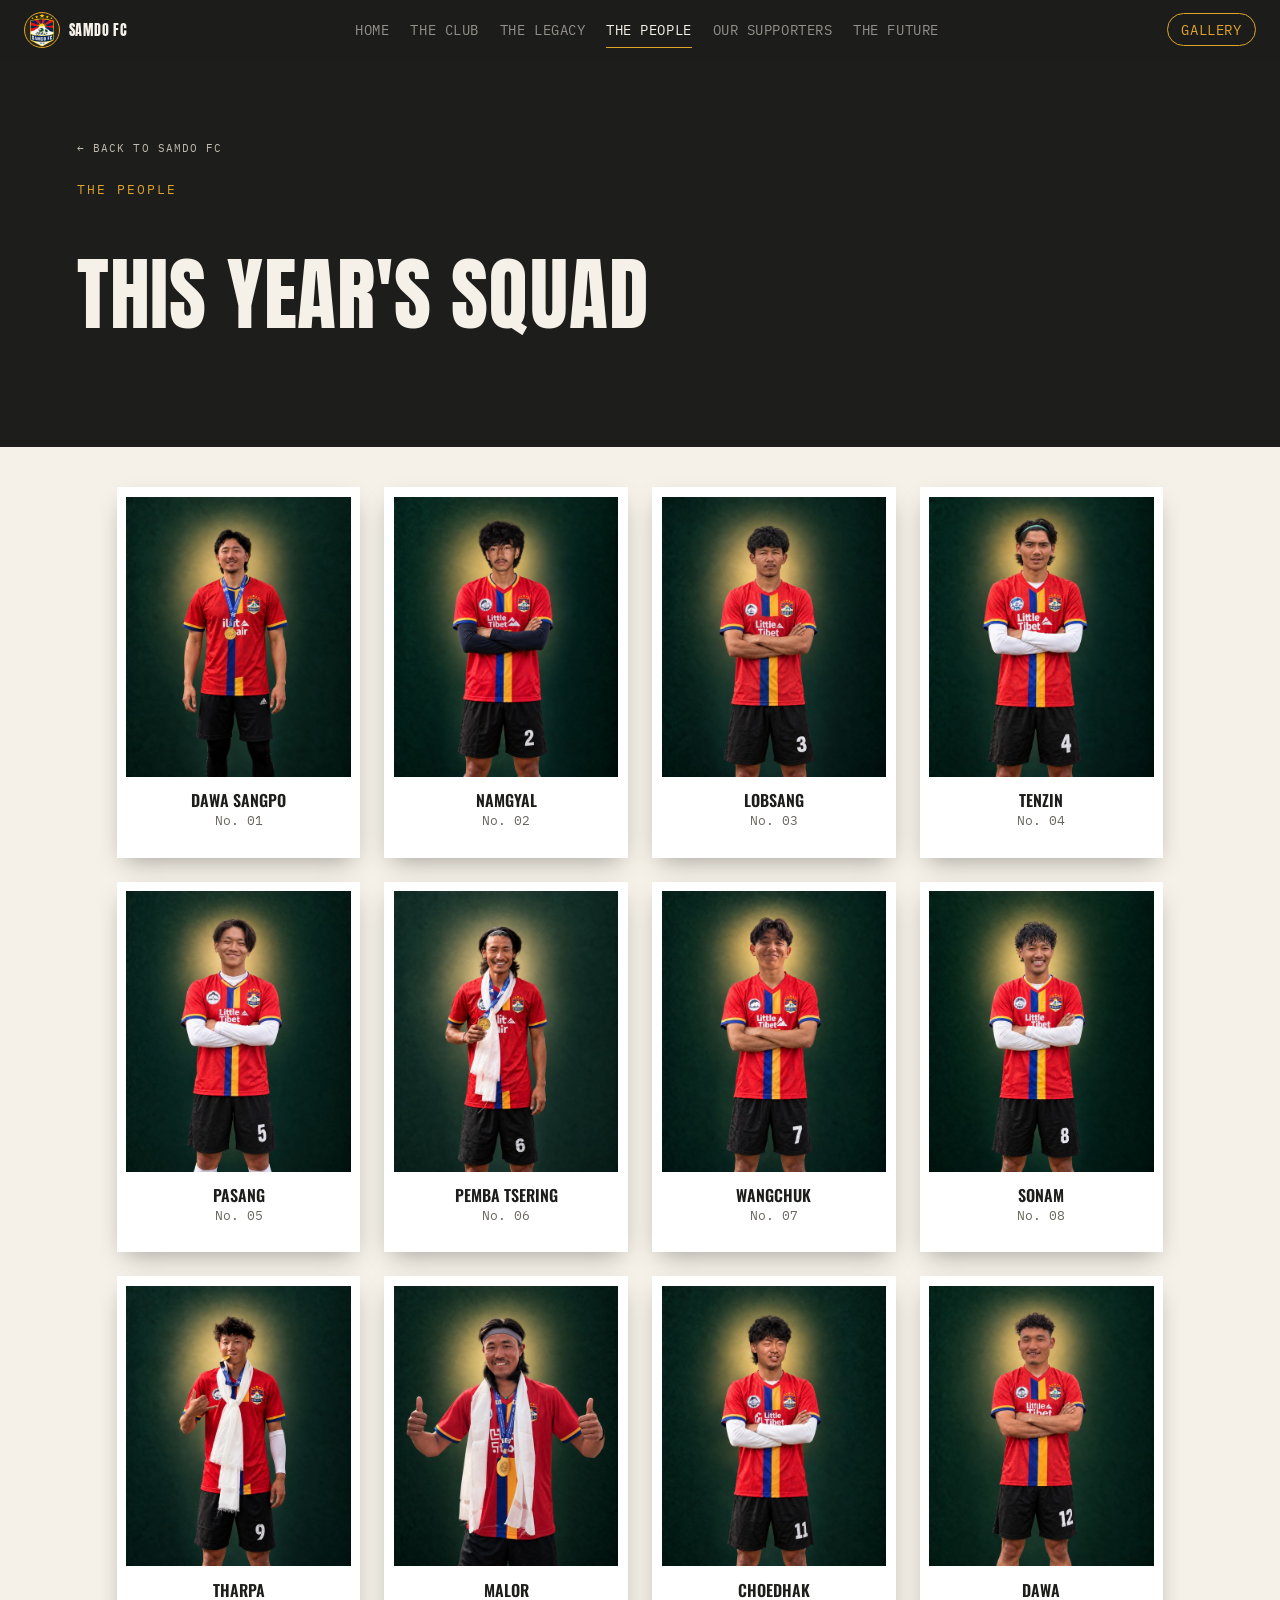
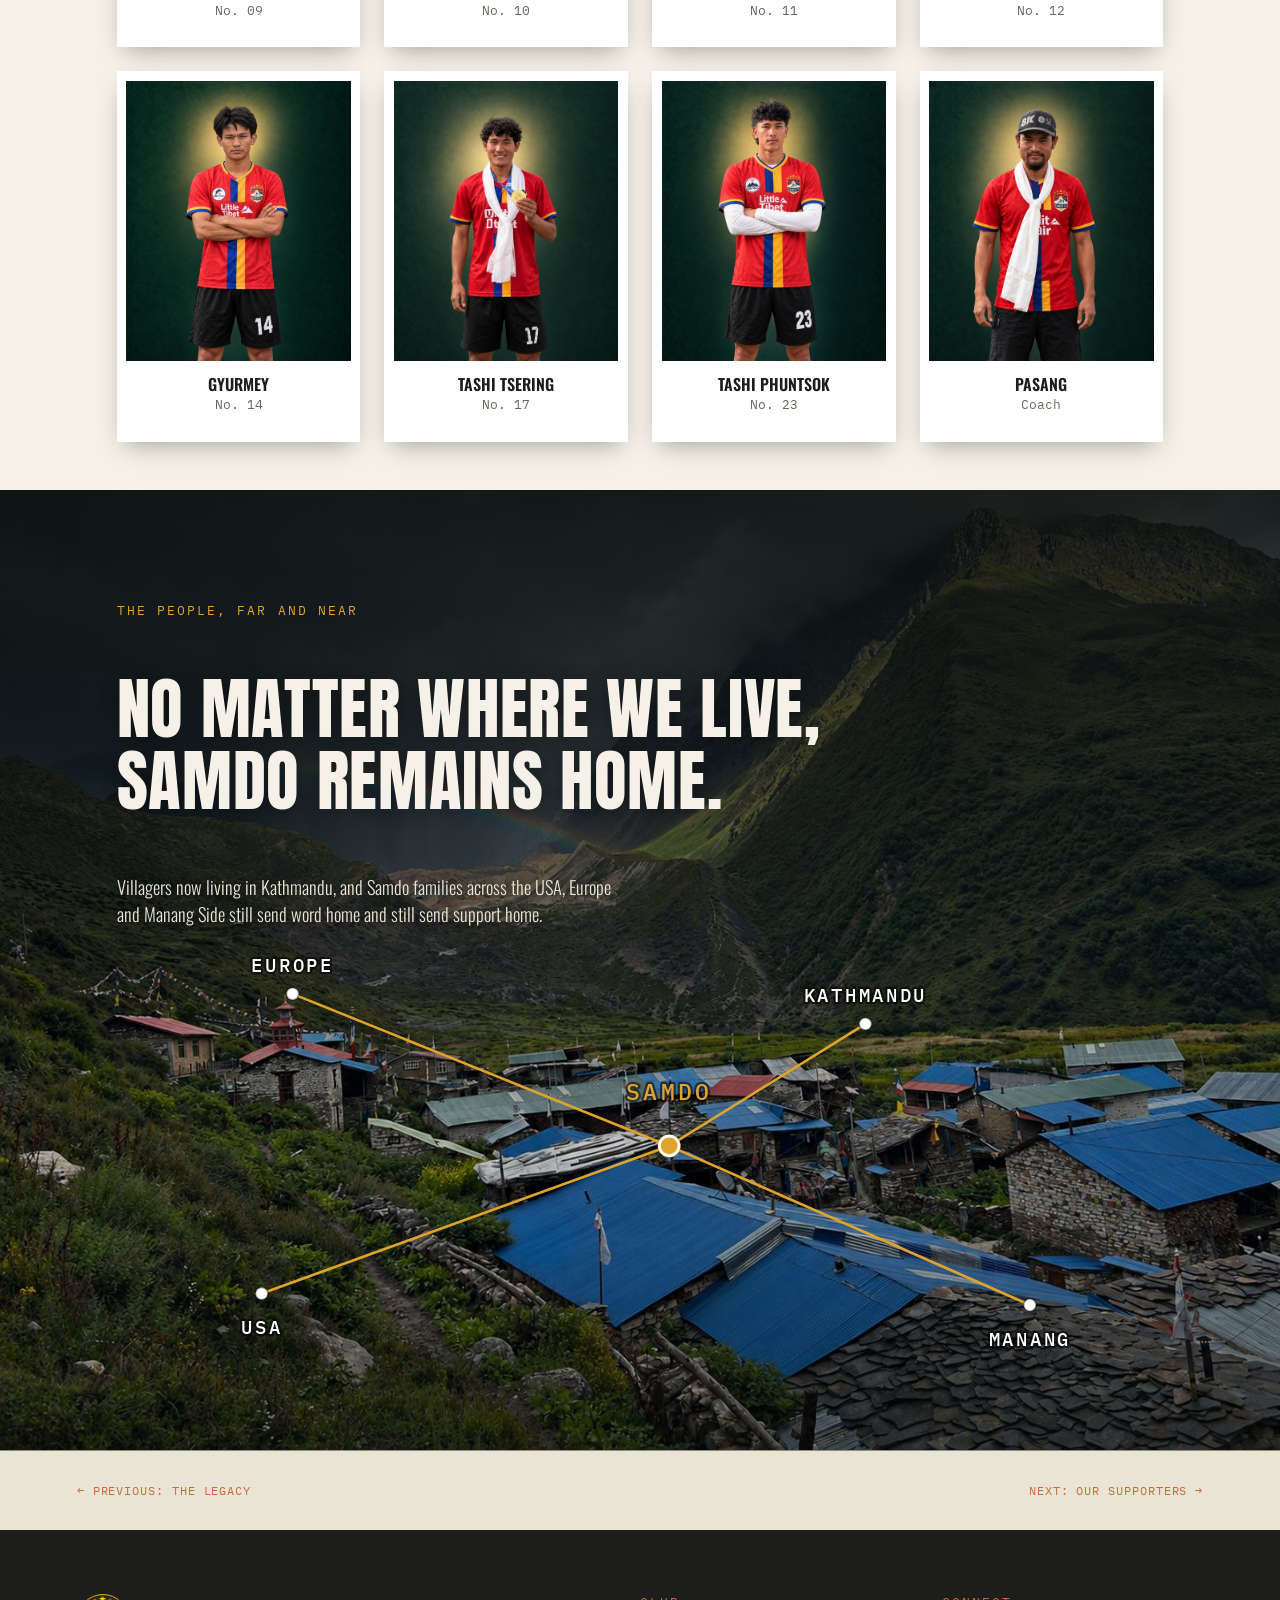
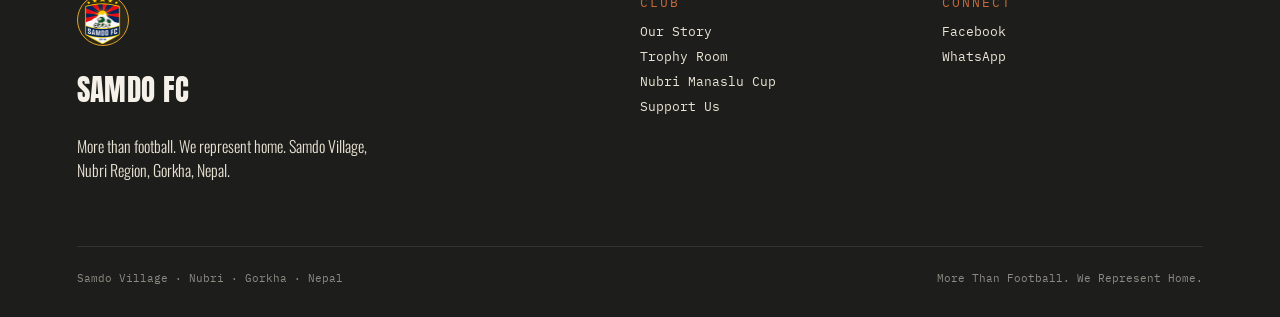
<file: people.html>
<!DOCTYPE html>
<html lang="en">
<head>
<meta charset="UTF-8" />
<meta name="viewport" content="width=device-width, initial-scale=1.0" />
<title>2026 Squad: Players &amp; Coach | Samdo FC</title>
<meta name="description" content="Meet the Samdo FC squad for 2026: the players and coach representing Samdo Village, plus the Samdo community in Kathmandu, Europe and the USA.">
<meta name="robots" content="index, follow">
<meta name="theme-color" content="#0b1736">
<link rel="canonical" href="https://tashitsering4.github.io/samdofc/people.html">
<link rel="icon" type="image/png" href="images/web/crest.png">
<link rel="apple-touch-icon" href="images/web/apple-touch-icon.png">
<meta property="og:type" content="website">
<meta property="og:site_name" content="Samdo FC">
<meta property="og:locale" content="en_US">
<meta property="og:title" content="2026 Squad: Players &amp; Coach | Samdo FC">
<meta property="og:description" content="Meet the Samdo FC squad for 2026: the players and coach representing Samdo Village, plus the Samdo community in Kathmandu, Europe and the USA.">
<meta property="og:url" content="https://tashitsering4.github.io/samdofc/people.html">
<meta property="og:image" content="https://tashitsering4.github.io/samdofc/images/web/og-image.jpg">
<meta property="og:image:width" content="1200">
<meta property="og:image:height" content="630">
<meta property="og:image:alt" content="Samdo FC squad lined up in front of the mountains, 2026">
<meta name="twitter:card" content="summary_large_image">
<meta name="twitter:title" content="2026 Squad: Players &amp; Coach | Samdo FC">
<meta name="twitter:description" content="Meet the Samdo FC squad for 2026: the players and coach representing Samdo Village, plus the Samdo community in Kathmandu, Europe and the USA.">
<meta name="twitter:image" content="https://tashitsering4.github.io/samdofc/images/web/og-image.jpg">
<script type="application/ld+json">{"@context": "https://schema.org", "@type": "BreadcrumbList", "itemListElement": [{"@type": "ListItem", "position": 1, "name": "Home", "item": "https://tashitsering4.github.io/samdofc/"}, {"@type": "ListItem", "position": 2, "name": "2026 Squad: Players & Coach", "item": "https://tashitsering4.github.io/samdofc/people.html"}]}</script>
<link rel="preconnect" href="https://fonts.googleapis.com">
<link href="https://fonts.googleapis.com/css2?family=Anton&family=Oswald:wght@300;400;500;600;700&family=Inter:wght@300;400;500;600;700&family=IBM+Plex+Mono:wght@400;500&display=swap" rel="stylesheet">
<link rel="stylesheet" href="styles.css">
<link rel="stylesheet" href="people.css">
<script>document.documentElement.classList.add('js-far');</script>
</head>
<body>

<nav id="chapterNav" aria-label="Chapters">
  <a href="index.html" class="site-logo">
    <span class="logo-badge">
      <img src="images/logo.png" alt="Samdo FC crest" style="width:100%;height:100%;object-fit:contain;border-radius:50%;">
    </span>
    <span class="lname">Samdo FC</span>
  </a>
  <div class="nav-links">
    <a href="index.html">Home</a>
    <a href="club.html">The Club</a>
    <a href="legacy.html">The Legacy</a>
    <a href="people.html" class="active">The People</a>
    <a href="supporters.html">Our Supporters</a>
    <a href="future.html">The Future</a>
  </div>
  <a href="gallery.html" class="nav-gallery">Gallery</a>
</nav>

<header class="page-hero">
  <a class="back-link" href="index.html">← Back to Samdo FC</a>
  <span class="eyebrow">The People</span>
  <h1>This Year's Squad</h1>
</header>

<section class="light" style="padding-top:2.5rem;">
  <div class="players-wrap">
    <!-- The verified 2026 squad is rendered from squad-data.js. -->
  </div>
</section>

<section class="far" aria-labelledby="farTitle">
  <div class="far-copy">
    <span class="eyebrow">The People, Far and Near</span>
    <h2 id="farTitle">No Matter Where We Live, <br>Samdo Remains Home.</h2>
    <p>Villagers now living in Kathmandu, and Samdo families across the USA, Europe and Manang Side still send word home and still send support home.</p>
  </div>
  <div class="far-media">
    <img src="images/web/samdo.jpg" alt="Samdo Village under a stormy sky with a rainbow over the valley" width="1448" height="1086" loading="lazy">
    <svg class="far-map" viewBox="0 0 1448 1086" preserveAspectRatio="xMidYMax slice" aria-hidden="true">
      <line pathLength="1" x1="757" y1="742" x2="331" y2="570"/>
      <line pathLength="1" x1="757" y1="742" x2="979" y2="604"/>
      <line pathLength="1" x1="757" y1="742" x2="296" y2="909"/>
      <line pathLength="1" x1="757" y1="742" x2="1165" y2="922"/>
      <circle class="pt" cx="331" cy="570" r="7"/><text x="331" y="545" text-anchor="middle">EUROPE</text>
      <circle class="pt" cx="979" cy="604" r="7"/><text x="979" y="579" text-anchor="middle">KATHMANDU</text>
      <circle class="pt" cx="296" cy="909" r="7"/><text x="296" y="955" text-anchor="middle">USA</text>
      <circle class="pt" cx="1165" cy="922" r="7"/><text x="1165" y="968" text-anchor="middle">MANANG</text>
      <circle class="ring" cx="757" cy="742" r="12"/>
      <circle class="home" cx="757" cy="742" r="11"/><text class="home-label" x="757" y="690" text-anchor="middle">SAMDO</text>
    </svg>
  </div>
</section>

<div class="page-foot-nav dim people-foot" style="background:var(--ivory-dim);">
  <a href="legacy.html">← Previous: The Legacy</a>
  <a href="supporters.html">Next: Our Supporters →</a>
</div>

<footer>
  <div class="foot-grid">
    <div>
      <span class="logo-badge" style="width:52px;height:52px;margin-bottom:1rem;">
        <img src="images/logo.png" alt="Samdo FC crest" style="width:100%;height:100%;object-fit:contain;border-radius:50%;">
      </span>
      <h3>SAMDO FC</h3>
      <p style="font-family:'Oswald',sans-serif;font-weight:300;color:var(--ivory-dim);max-width:38ch;">More than football. We represent home. Samdo Village, Nubri Region, Gorkha, Nepal.</p>
    </div>
    <div>
      <span class="eyebrow" style="display:block;margin-bottom:.8rem;">Club</span>
      <a href="home.html">Our Story</a>
      <a href="club.html">Trophy Room</a>
      <a href="legacy.html">Nubri Manaslu Cup</a>
      <a href="future.html">Support Us</a>
    </div>
    <div>
      <span class="eyebrow" style="display:block;margin-bottom:.8rem;">Connect</span>
      <a href="https://www.facebook.com/people/SAMDO-FC/61561071696859/" target="_blank" rel="noopener">Facebook</a>
      <a href="https://wa.me/9779763752425" target="_blank" rel="noopener">WhatsApp</a>
    </div>
  </div>
  <div class="foot-bottom">
    <span>Samdo Village · Nubri · Gorkha · Nepal</span>
    <span>More Than Football. We Represent Home.</span>
  </div>
</footer>

<script src="squad-data.js"></script>
<script src="site.js"></script>
<script src="common.js"></script>
<script>
(() => {
  const far = document.querySelector('.far');
  if (!far) return;
  if (!('IntersectionObserver' in window)) { far.classList.add('in'); return; }
  const io = new IntersectionObserver(es => es.forEach(e => { if (e.isIntersecting) { far.classList.add('in'); io.disconnect(); } }), { threshold: 0.3 });
  io.observe(far.querySelector('.far-media'));
})();
</script>
</body>
</html>
</file>
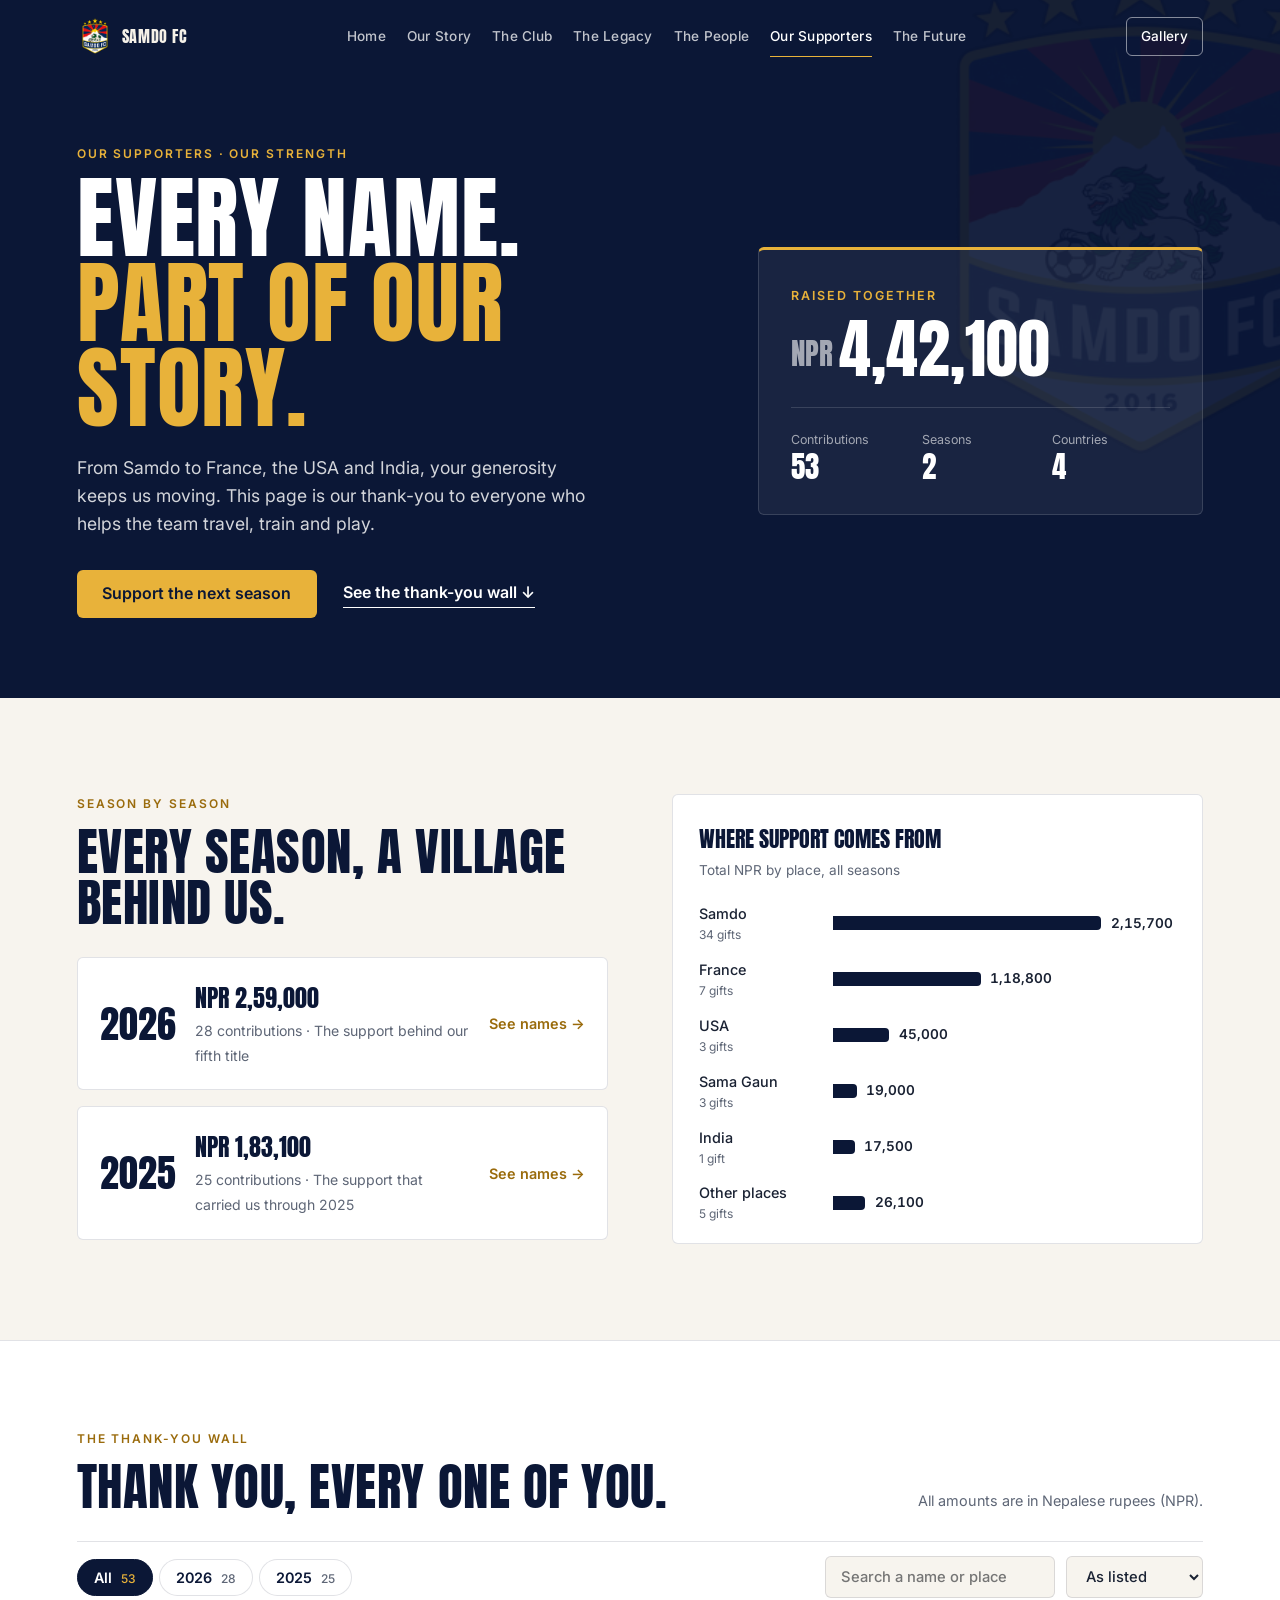
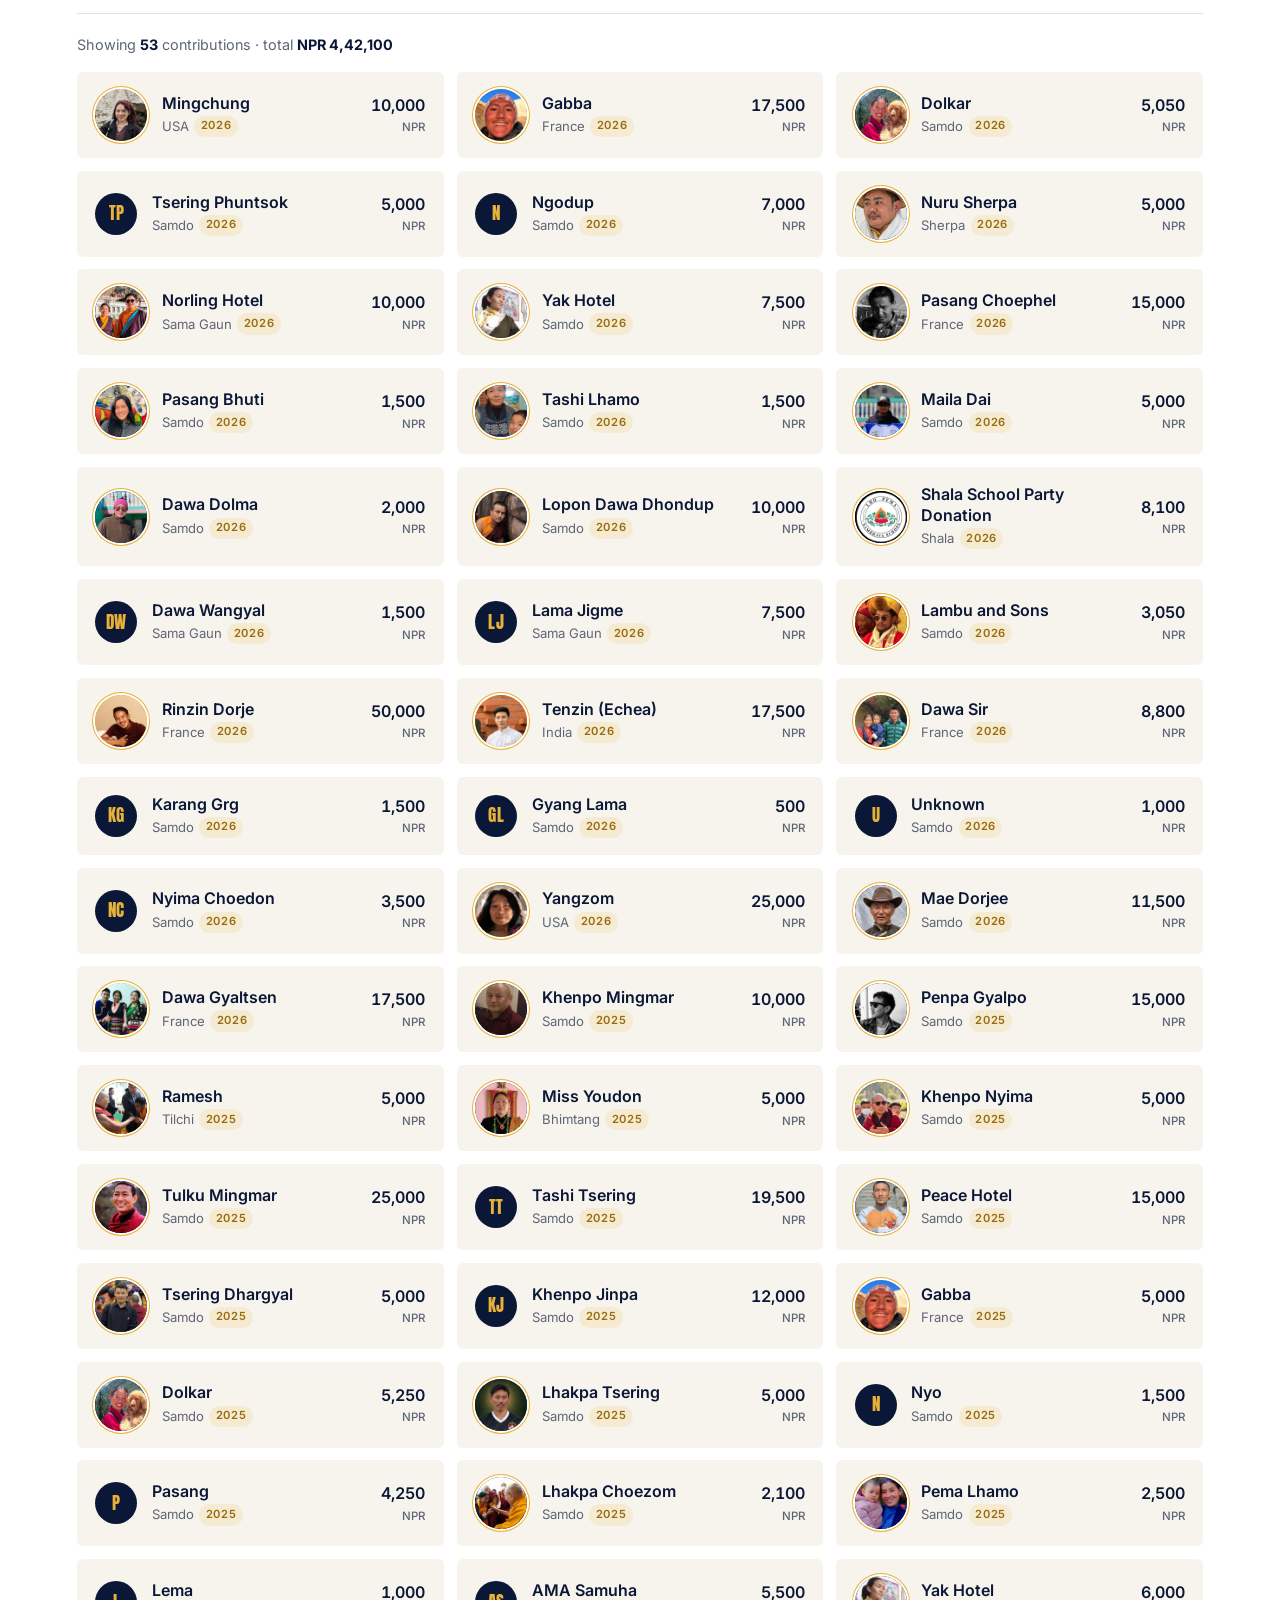
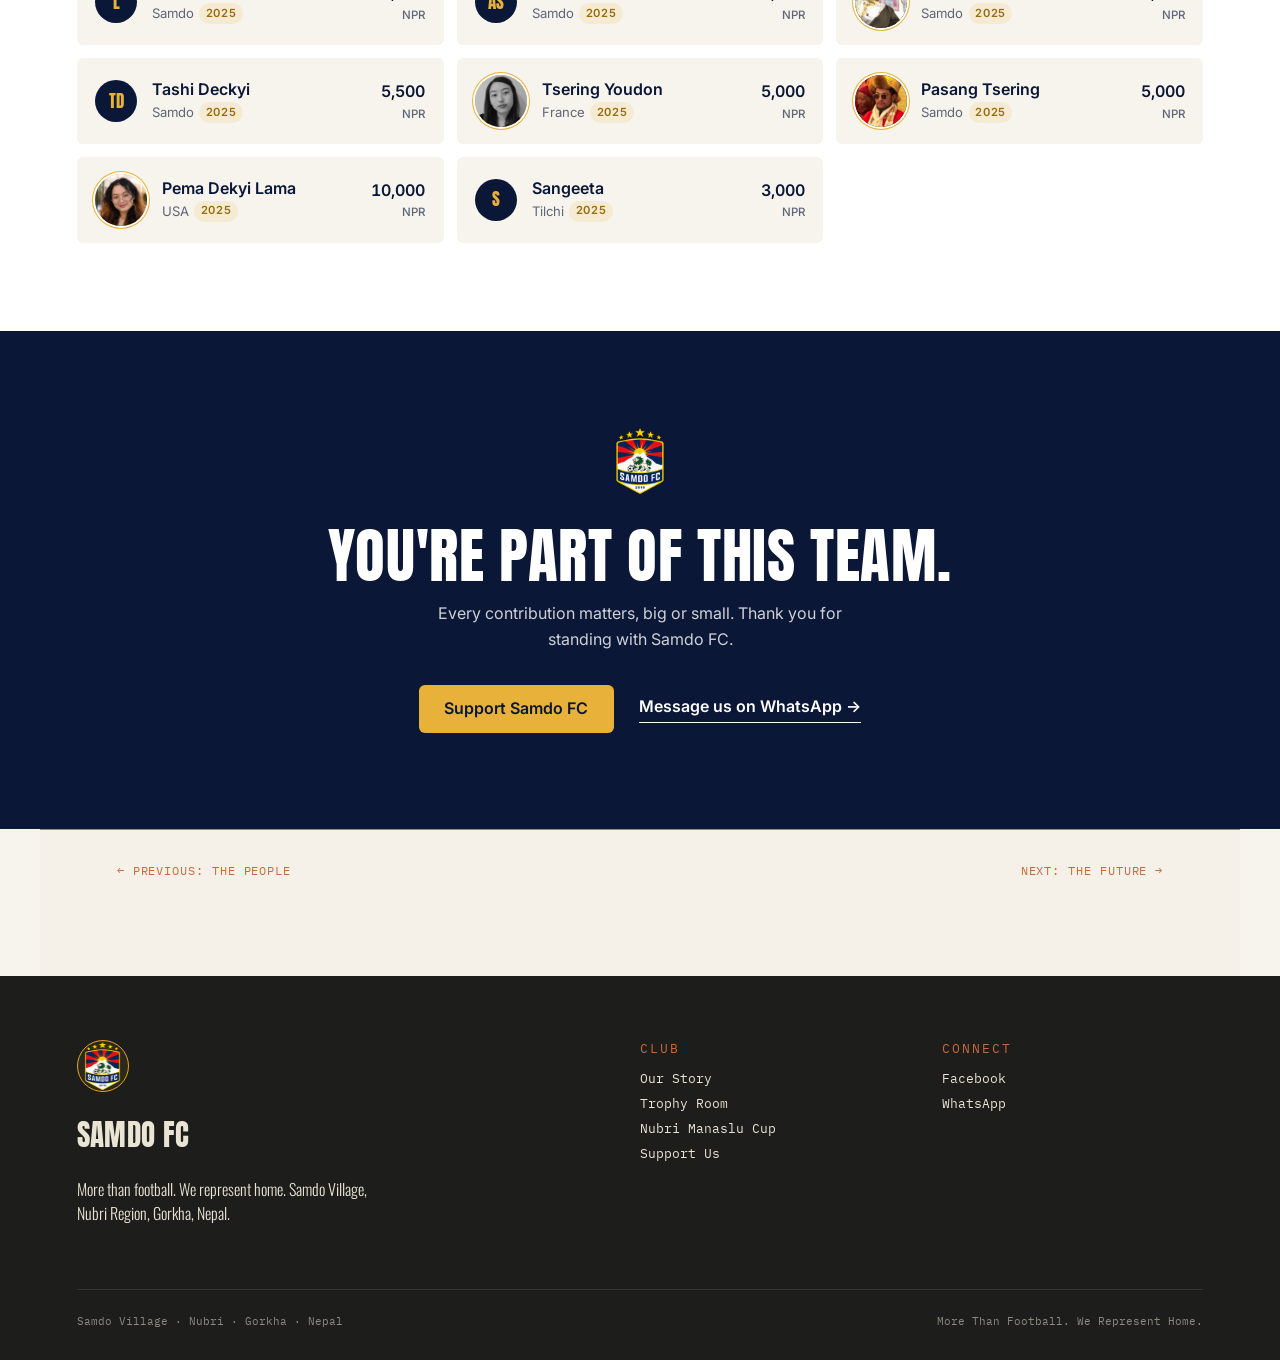
<file: supporters.html>
<!DOCTYPE html>
<html lang="en">
<head>
<meta charset="UTF-8">
<meta name="viewport" content="width=device-width, initial-scale=1.0">
<title>Our Supporters | Samdo FC Donors 2025–2026</title>
<meta name="description" content="A thank-you wall for everyone who has supported Samdo FC. See the 2025 and 2026 contributions that help the team travel, train and play.">
<meta name="robots" content="index, follow">
<meta name="theme-color" content="#0b1736">
<link rel="canonical" href="https://tashitsering4.github.io/samdofc/supporters.html">
<link rel="icon" type="image/png" href="images/web/crest.png">
<link rel="apple-touch-icon" href="images/web/apple-touch-icon.png">
<meta property="og:type" content="website">
<meta property="og:site_name" content="Samdo FC">
<meta property="og:locale" content="en_US">
<meta property="og:title" content="Our Supporters | Samdo FC Donors 2025–2026">
<meta property="og:description" content="A thank-you wall for everyone who has supported Samdo FC. See the 2025 and 2026 contributions that help the team travel, train and play.">
<meta property="og:url" content="https://tashitsering4.github.io/samdofc/supporters.html">
<meta property="og:image" content="https://tashitsering4.github.io/samdofc/images/web/og-image.jpg">
<meta property="og:image:width" content="1200">
<meta property="og:image:height" content="630">
<meta property="og:image:alt" content="Samdo FC squad lined up in front of the mountains, 2026">
<meta name="twitter:card" content="summary_large_image">
<meta name="twitter:title" content="Our Supporters | Samdo FC Donors 2025–2026">
<meta name="twitter:description" content="A thank-you wall for everyone who has supported Samdo FC. See the 2025 and 2026 contributions that help the team travel, train and play.">
<meta name="twitter:image" content="https://tashitsering4.github.io/samdofc/images/web/og-image.jpg">
<script type="application/ld+json">{"@context": "https://schema.org", "@type": "BreadcrumbList", "itemListElement": [{"@type": "ListItem", "position": 1, "name": "Home", "item": "https://tashitsering4.github.io/samdofc/"}, {"@type": "ListItem", "position": 2, "name": "Our Supporters", "item": "https://tashitsering4.github.io/samdofc/supporters.html"}]}</script>
<link rel="preconnect" href="https://fonts.googleapis.com">
<link rel="preconnect" href="https://fonts.gstatic.com" crossorigin>
<link href="https://fonts.googleapis.com/css2?family=Anton&family=Oswald:wght@300;400&family=Inter:wght@400;500;600&family=IBM+Plex+Mono:wght@400;500&display=swap" rel="stylesheet">
<link rel="stylesheet" href="styles.css">
<link rel="stylesheet" href="index.css">
<link rel="stylesheet" href="supporters.css">
<script>document.documentElement.classList.add('js');</script>
</head>
<body class="landing-page supporters-page">
<a class="skip-link" href="#main">Skip to content</a>

<nav id="chapterNav" aria-label="Main navigation">
  <a href="index.html" class="site-logo"><span class="logo-badge"><img src="images/web/crest.png" alt="Samdo FC crest" width="36" height="36"></span><span class="lname">Samdo FC</span></a>
  <div class="nav-links"><a href="index.html">Home</a><a href="home.html">Our Story</a><a href="club.html">The Club</a><a href="legacy.html">The Legacy</a><a href="people.html">The People</a><a href="supporters.html" class="active">Our Supporters</a><a href="future.html">The Future</a></div>
  <a href="gallery.html" class="nav-gallery">Gallery</a>
</nav>

<main id="main">
<header class="s-hero">
  <div class="wrap s-hero-grid">
    <div>
      <p class="kicker">Our supporters · Our strength</p>
      <h1>Every name.<br><span>Part of our story.</span></h1>
      <p class="lede">From Samdo to France, the USA and India, your generosity keeps us moving. This page is our thank-you to everyone who helps the team travel, train and play.</p>
      <div class="actions"><a class="btn gold" href="future.html">Support the next season</a><a class="link light" href="#wall">See the thank-you wall ↓</a></div>
    </div>
    <aside class="s-total" aria-label="Donation summary">
      <span class="s-total-label">Raised together</span>
      <strong class="s-total-amt" id="grandTotal">—</strong>
      <dl class="s-total-facts" id="totalFacts"></dl>
    </aside>
  </div>
</header>

<section class="section wrap s-overview" aria-labelledby="ovTitle">
  <div class="s-overview-grid">
    <div>
      <p class="kicker">Season by season</p>
      <h2 id="ovTitle">Every season, a village behind us.</h2>
      <div class="s-seasons" id="seasonCards"></div>
    </div>
    <figure class="s-where" aria-labelledby="whereTitle">
      <figcaption id="whereTitle"><strong>Where support comes from</strong><span>Total NPR by place, all seasons</span></figcaption>
      <ol class="s-bars" id="whereBars"></ol>
    </figure>
  </div>
</section>

<section class="s-wall-section" id="wall" aria-labelledby="wallTitle">
  <div class="wrap">
    <div class="s-wall-head">
      <div><p class="kicker">The thank-you wall</p><h2 id="wallTitle">Thank you, every one of you.</h2></div>
      <p class="muted s-note">All amounts are in Nepalese rupees (NPR).</p>
    </div>
    <div class="s-controls">
      <div class="s-tabs" role="tablist" aria-label="Choose a season" id="seasonTabs"></div>
      <label class="s-search"><span class="sr-only">Search supporters</span><input type="search" id="wallSearch" placeholder="Search a name or place" autocomplete="off"></label>
      <label class="s-sort"><span class="sr-only">Sort</span><select id="wallSort"><option value="list">As listed</option><option value="amount">Largest first</option><option value="name">A to Z</option></select></label>
    </div>
    <p class="s-result" id="wallResult" aria-live="polite"></p>
    <ul class="s-wall" id="wallList"></ul>
  </div>
</section>

<section class="support s-thanks">
  <div class="wrap support-inner reveal">
    <img src="images/web/crest.png" alt="" width="72" height="76" loading="lazy">
    <h2>You're part of this team.</h2>
    <p>Every contribution matters, big or small. Thank you for standing with Samdo FC.</p>
    <div class="actions center">
      <a class="btn gold" href="future.html">Support Samdo FC</a>
      <a class="link light" href="https://wa.me/9779843738367" target="_blank" rel="noopener">Message us on WhatsApp →</a>
    </div>
  </div>
</section>
</main>

<div class="page-foot-nav light" style="background:var(--ivory);">
  <a href="people.html">← Previous: The People</a>
  <a href="future.html">Next: The Future →</a>
</div>

<footer>
  <div class="foot-grid">
    <div>
       <span class="logo-badge" style="width:52px;height:52px;margin-bottom:1rem;">
        <img src="images/logo.png" alt="Samdo FC crest" style="width:100%;height:100%;object-fit:contain;border-radius:50%;">
      </span>
      <h3>SAMDO FC</h3>
      <p style="font-family:'Oswald',sans-serif;font-weight:300;color:var(--ivory-dim);max-width:38ch;">More than football. We represent home. Samdo Village, Nubri Region, Gorkha, Nepal.</p>
    </div>
    <div>
      <span class="eyebrow" style="display:block;margin-bottom:.8rem;">Club</span>
      <a href="home.html">Our Story</a>
      <a href="club.html">Trophy Room</a>
      <a href="legacy.html">Nubri Manaslu Cup</a>
      <a href="future.html">Support Us</a>
    </div>
    <div>
      <span class="eyebrow" style="display:block;margin-bottom:.8rem;">Connect</span>
      <a href="https://www.facebook.com/people/SAMDO-FC/61561071696859/" target="_blank" rel="noopener">Facebook</a>
      <a href="https://wa.me/9779843738367" target="_blank" rel="noopener">WhatsApp</a>
    </div>
  </div>
  <div class="foot-bottom">
    <span>Samdo Village · Nubri · Gorkha · Nepal</span>
    <span>More Than Football. We Represent Home.</span>
  </div>
</footer>

<script src="common.js"></script>
<script src="index.js"></script>
<script src="supporters-data.js"></script>
<script src="supporters.js"></script>
</body>
</html>
</file>
<file: styles.css>
:root{
    --ivory:#F5F1E8;
    --terracotta:#C86A3A;
    --saffron:#E0A42C;
    --ink:#1D1D1B;
    --pine:#35524A;
    --stone:#8D8A83;
    --ivory-dim:#eae4d4;
  }
  *{box-sizing:border-box;}
  html{scroll-behavior:smooth;}
  body{
    margin:0;
    background:var(--ivory);
    color:var(--ink);
    font-family:'Inter',sans-serif;
    overflow-x:hidden;
  }
  ::selection{background:var(--terracotta);color:var(--ivory);}
  :focus-visible{outline:2px solid var(--terracotta);outline-offset:3px;}

  h1,h2,h3,.display{
    font-family:'Anton',sans-serif;
    font-weight:400;
    letter-spacing:0.01em;
    text-transform:uppercase;
    line-height:0.95;
  }
  .mono{font-family:'IBM Plex Mono',monospace; letter-spacing:0.04em;}
  .hand{font-family:'Caveat',cursive;}
  .eyebrow{
    font-family:'IBM Plex Mono',monospace;
    font-size:0.72rem;
    letter-spacing:0.28em;
    text-transform:uppercase;
    color:var(--terracotta);
  }
  .rule{height:1px;background:linear-gradient(90deg, var(--stone), transparent);}

  section{position:relative;}

  /* ---------- INTRO ---------- */
  #intro{
    position:fixed; inset:0; background:var(--ink); z-index:9999;
    display:flex; align-items:center; justify-content:center; flex-direction:column;
    color:var(--ivory);
  }
  #intro .line{ font-family:'Anton',sans-serif; text-transform:uppercase; text-align:center;
    font-size:clamp(1.6rem,7vw,4.5rem); opacity:0; letter-spacing:0.02em; padding:0 1rem;}
  #intro .sub{font-family:'IBM Plex Mono',monospace; letter-spacing:0.3em; font-size:0.75rem; opacity:0; color:var(--saffron); margin-top:1rem;}
  #skipIntro{
    position:absolute; bottom:2rem; right:2rem; background:none; border:1px solid var(--stone);
    color:var(--ivory); font-family:'IBM Plex Mono',monospace; font-size:0.7rem; letter-spacing:0.15em;
    padding:0.6rem 1rem; cursor:pointer; opacity:0.6; transition:opacity .3s;
    text-transform:uppercase;
  }
  #skipIntro:hover{opacity:1;}

  /* ---------- CHAPTER NAV ---------- */
  #chapterNav{
    position:fixed; top:0; left:0; width:100%; z-index:500;
    display:flex; align-items:center; justify-content:space-between; gap:1rem; padding:0.7rem 1.5rem;
    background:rgba(29,29,27,0.82);
    backdrop-filter:blur(6px);
  }
  .site-logo{display:flex; align-items:center; gap:0.55rem; text-decoration:none; flex:none;}
  .logo-badge{
    width:36px; height:36px; border-radius:50%; border:1px solid var(--saffron);
    background:rgba(224,164,44,0.08); display:flex; align-items:center; justify-content:center; flex:none;
  }
  .logo-badge svg{width:20px;height:20px;}
  .site-logo .lname{font-family:'Anton',sans-serif; color:var(--ivory); font-size:0.85rem; letter-spacing:.05em; text-transform:uppercase; white-space:nowrap;}
  .nav-links{display:flex; gap:2.2rem; flex:1; justify-content:center; flex-wrap:wrap;}
  .nav-gallery{
    flex:none; text-decoration:none; color:var(--saffron); border:1px solid var(--saffron);
    font-family:'IBM Plex Mono',monospace; font-size:0.65rem; letter-spacing:0.1em; text-transform:uppercase;
    padding:0.4rem 0.85rem; border-radius:999px; transition:.25s; white-space:nowrap;
  }
  .nav-gallery:hover{background:var(--saffron); color:var(--ink);}
  .nav-links a{
    text-decoration:none; color:rgba(245,241,232,0.55);
    font-family:'IBM Plex Mono',monospace; font-size:0.68rem; letter-spacing:0.14em;
    text-transform:uppercase; transition:color .3s ease; position:relative; padding-bottom:0.4rem;
  }
  .nav-links a::after{
    content:''; position:absolute; left:0; bottom:0; height:1px; width:100%;
    background:var(--saffron); transform:scaleX(0); transform-origin:left; transition:transform .35s ease;
  }
  .nav-links a:hover{color:var(--ivory);}
  .nav-links a.active{color:var(--ivory);}
  .nav-links a.active::after{transform:scaleX(1);}
  @media (max-width:900px){
    .site-logo .lname{display:none;}
    #chapterNav{padding:.55rem .75rem;}
    .nav-links{gap:1.1rem; overflow-x:auto; justify-content:flex-start; flex-wrap:nowrap; scrollbar-width:none;}
    .nav-links::-webkit-scrollbar{display:none;}
    .nav-links a{flex:none;}
    .nav-gallery{padding:.4rem .65rem;}
  }

  /* ---------- HERO ---------- */
  #hero{
    height:100vh; min-height:640px; display:flex; align-items:flex-end;
    background:linear-gradient(180deg, #2d3f39 0%, var(--pine) 55%, #24352f 100%);
    color:var(--ivory); overflow:hidden;
  }
  #hero .flags{position:absolute; top:0; left:0; width:100%; height:60px; display:flex;}
  @keyframes heroFlagSway{ 0%,100%{transform:rotate(-3deg);} 50%{transform:rotate(3deg);} }
  @media (prefers-reduced-motion: reduce){ #hero .flags div{animation:none !important;} }
  #hero .peaks{position:absolute; inset:0;}
  #hero-copy{position:relative; z-index:5; padding:0 6vw 8vh; width:100%;}
  #hero-copy .eyebrow{color:var(--saffron);}
  #hero-copy h1{font-size:clamp(2.6rem,8vw,7rem); color:var(--ivory); margin:0.4rem 0;}
  #hero-copy p.tag{font-family:'Oswald',sans-serif; font-weight:300; font-size:clamp(1rem,2vw,1.3rem); max-width:36ch; color:var(--ivory-dim); margin-bottom:2rem;}
  .hero-link{color:inherit; text-decoration:none; border-bottom:1px solid transparent; transition:border-color .3s ease, color .3s ease;}
  .hero-link:hover{border-color:currentColor; color:var(--saffron);}
  h1 .hero-link{border-bottom-width:2px;}
  .btn-row{display:flex; gap:1rem; flex-wrap:wrap;}
  .btn{
    font-family:'IBM Plex Mono',monospace; font-size:0.75rem; letter-spacing:0.1em; text-transform:uppercase;
    padding:0.95rem 1.6rem; border-radius:2px; text-decoration:none; display:inline-block; transition:.3s;
    border:1px solid var(--ivory);
  }
  .btn-solid{background:var(--terracotta); color:var(--ivory); border-color:var(--terracotta);}
  .btn-solid:hover{background:var(--ivory); color:var(--terracotta); border-color:var(--ivory);}
  .btn-outline{color:var(--ivory);}
  .btn-outline:hover{background:var(--ivory); color:var(--pine);}
  #scrollCue{
    position:absolute; bottom:2rem; left:50%; transform:translateX(-50%); z-index:5;
    color:var(--ivory); font-family:'IBM Plex Mono',monospace; font-size:0.65rem; letter-spacing:0.2em;
    display:flex; flex-direction:column; align-items:center; gap:0.5rem; opacity:.75;
  }
  #scrollCue .line{width:1px;height:34px;background:var(--ivory); overflow:hidden; position:relative;}
  #scrollCue .line::after{content:'';position:absolute; top:-100%; left:0; width:100%; height:100%; background:var(--saffron); animation:cueDrop 2s ease-in-out infinite;}
  @keyframes cueDrop{ 0%{top:-100%;} 50%{top:0;} 100%{top:100%;} }

  /* ---------- GENERIC CHAPTER HEADER ---------- */
  .chapter-head{ padding:7rem 6vw 2.5rem; max-width:1200px; margin:0 auto;}
  .chapter-head .eyebrow{margin-bottom:0.8rem; display:block;}
  .chapter-head h2{font-size:clamp(2.2rem,6vw,4.4rem);}
  .chapter-head .lede{font-family:'Oswald',sans-serif; font-weight:300; font-size:1.15rem; max-width:52ch; color:var(--ink); opacity:.85; margin-top:1.2rem;}

  section.light{background:var(--ivory);}
  section.deep{background:var(--ink); color:var(--ivory);}
  section.deep .eyebrow{color:var(--saffron);}
  section.pine{background:var(--pine); color:var(--ivory);}
  section.pine .eyebrow{color:var(--saffron);}
  section.dim{background:var(--ivory-dim);}

  /* ---------- STORY / QUOTE ---------- */
  .story-grid{max-width:1200px;margin:0 auto; padding:0 6vw 6rem; display:grid; grid-template-columns:1.1fr 0.9fr; gap:4rem;}
  @media (max-width:900px){.story-grid{grid-template-columns:1fr;}}
  .pullquote{
    font-family:'Anton',sans-serif; font-size:clamp(1.6rem,3vw,2.4rem); text-transform:none;
    line-height:1.15; color:var(--terracotta); border-left:4px solid var(--terracotta); padding-left:1.4rem;
  }
  .story-grid p{font-size:1.02rem; line-height:1.75; margin-bottom:1.2rem; color:#3a3a38;}
  .stat-row{display:flex; gap:2.5rem; flex-wrap:wrap; margin-top:2rem;}
  .stat-row div{font-family:'IBM Plex Mono',monospace;}
  .stat-row .num{font-family:'Anton',sans-serif; font-size:2.2rem; color:var(--pine); display:block;}
  .stat-row .lbl{font-size:0.68rem; letter-spacing:.12em; text-transform:uppercase; color:var(--stone);}

  /* ---------- ELEVATION / DOCUMENTARY PANEL ---------- */
  .elev-panel{
    position:relative; height:100vh; min-height:560px; display:flex; align-items:center;
    background:linear-gradient(180deg,#0f1613,#1D1D1B 60%); color:var(--ivory); overflow:hidden;
  }
  .elev-track{position:absolute; inset:0;}
  .elev-copy{position:relative; z-index:4; padding:0 6vw; max-width:640px;}
  .elev-copy h3{font-size:clamp(1.8rem,5vw,3.2rem); color:var(--ivory);}
  .elev-copy p{font-family:'Oswald',sans-serif; font-weight:300; font-size:1.05rem; color:var(--ivory-dim); margin-top:1rem; max-width:44ch;}
  .elev-meta{position:absolute; right:6vw; bottom:3rem; z-index:4; font-family:'IBM Plex Mono',monospace; color:var(--saffron); font-size:0.8rem; text-align:right;}
  .elev-meta .big{font-size:2.6rem; display:block; color:var(--ivory); font-family:'Anton',sans-serif;}

  /* ---------- TROPHY ROOM ---------- */
  .cabinet{max-width:1100px; margin:0 auto; padding:0 6vw 7rem; display:flex; flex-direction:column; gap:1rem;}
  .trophy-card{
    background:#14201c; border:1px solid #2c3d37;
    opacity:0.3; filter:grayscale(1); transition:opacity .6s, filter .6s;
  }
  .trophy-card.lit{opacity:1; filter:grayscale(0);}
  .trophy-head{
    width:100%; display:flex; align-items:center; gap:1.2rem; text-align:left;
    background:none; border:none; padding:1.3rem 1.5rem; cursor:pointer; color:var(--ivory);
  }
  .trophy-head .year{font-family:'Anton',sans-serif; font-size:1.9rem; color:var(--saffron); min-width:5.5ch;}
  .trophy-head svg{width:32px;height:32px; flex:none;}
  .trophy-head .ttl{flex:1;}
  .trophy-head .ttl h4{font-family:'Oswald',sans-serif; font-weight:600; font-size:1rem; text-transform:uppercase; margin:0;}
  .trophy-head .ttl span{font-family:'IBM Plex Mono',monospace; font-size:0.65rem; color:var(--ivory-dim); opacity:.7;}
  .trophy-head .chevron{font-family:'IBM Plex Mono',monospace; font-size:0.65rem; letter-spacing:.1em; color:var(--stone); transition:transform .35s ease;}
  .trophy-card.open .chevron{transform:rotate(180deg); color:var(--saffron);}

  .squad-panel{max-height:0; overflow:hidden; transition:max-height .6s ease;}
  .squad-meta{padding:0 1.5rem 1rem; border-top:1px solid #2c3d37; margin-top:0;}
  .squad-meta p{font-family:'Oswald',sans-serif; font-weight:300; font-size:0.95rem; color:var(--ivory-dim); max-width:60ch; padding-top:1rem; margin:0;}
  .squad-scroll{
    display:flex; gap:1rem; overflow-x:auto; padding:0.4rem 1.5rem 1.8rem;
    scrollbar-width:thin; scrollbar-color:var(--stone) transparent;
  }
  .squad-card{
    flex:0 0 auto; width:128px; background:#0f1613; border:1px solid #263530; padding:0.6rem 0.6rem 0.8rem;
  }
  .squad-card .squad-art{
    aspect-ratio:3/3.6; background:linear-gradient(160deg,var(--pine),#243b34); display:flex; align-items:center; justify-content:center;
  }
  .squad-card .squad-art svg{width:55%; opacity:.9;}
  .squad-card .squad-art img{width:100%; height:100%; object-fit:cover; object-position:top center; display:block;}
  .squad-card .squad-name{font-family:'Oswald',sans-serif; font-weight:600; font-size:0.78rem; text-transform:uppercase; color:var(--ivory); margin-top:.55rem; line-height:1.2;}
  .squad-card .squad-role{font-family:'IBM Plex Mono',monospace; font-size:0.6rem; color:var(--saffron); margin-top:.15rem;}
  .squad-card .squad-note{font-family:'Inter',sans-serif; font-size:0.68rem; color:var(--ivory-dim); opacity:.75; margin-top:.4rem; line-height:1.35;}

  /* ---------- TOURNAMENT / TEAMS GRID ---------- */
  .teams-grid{max-width:1200px; margin:0 auto; padding:0 6vw 6rem; display:grid; grid-template-columns:repeat(3,1fr); gap:1px; background:var(--stone);}
  @media (max-width:700px){.teams-grid{grid-template-columns:repeat(2,1fr);}}
  .teams-grid .team{background:var(--ivory); padding:1.6rem 1.2rem; position:relative;}
  .teams-grid .team.us{background:var(--terracotta); color:var(--ivory);}
  .teams-grid .team .no{font-family:'IBM Plex Mono',monospace; font-size:0.65rem; color:var(--stone);}
  .teams-grid .team.us .no{color:#f1d3c2;}
  .teams-grid .team h4{font-family:'Oswald',sans-serif; font-weight:500; font-size:1.05rem; margin:0.4rem 0 0; text-transform:uppercase;}

  /* ---------- PLAYERS ---------- */
  .players-wrap{max-width:1200px; margin:0 auto; padding:0 6vw 7rem; display:grid; grid-template-columns:repeat(4,1fr); gap:1.6rem;}
  @media (max-width:900px){.players-wrap{grid-template-columns:repeat(2,1fr);}}
  .polaroid{
    background:#fff; padding:0.6rem 0.6rem 1.1rem; box-shadow:0 10px 24px -8px rgba(0,0,0,.35);
    transform:rotate(var(--rot,0deg)); transition:transform .3s ease;
  }
  .polaroid:hover{transform:rotate(0deg) scale(1.03);}
  .polaroid .art{aspect-ratio:3/3.6; background:linear-gradient(160deg,var(--pine),#243b34); display:flex; align-items:center; justify-content:center;}
  .polaroid .art svg{width:60%;}
  .polaroid .art img{width:100%; height:100%; object-fit:cover; object-position:top center; display:block;}
  .polaroid figcaption{margin-top:0.7rem; text-align:center;}
  .polaroid figcaption .name{font-family:'Oswald',sans-serif; font-weight:600; font-size:0.92rem; text-transform:uppercase;}
  .polaroid figcaption .role{font-family:'IBM Plex Mono',monospace; font-size:0.62rem; color:var(--stone);}

  /* ---------- GLOBAL COMMUNITY ---------- */
  .globe-wrap{max-width:1100px; margin:0 auto; padding:0 6vw 7rem; position:relative;}
  .globe-wrap svg{width:100%; height:auto;}
  .globe-wrap .path-anim{stroke-dasharray:600; stroke-dashoffset:600;}
  .node-label{font-family:'IBM Plex Mono',monospace; font-size:11px; fill:var(--ivory);}

  /* ---------- MEMORY ALBUM (signature horizontal scroll) ---------- */
  #album{position:relative; background:var(--ivory-dim);}
  #albumSticky{height:100vh; overflow:hidden; display:flex; align-items:center;}
  #albumTrack{display:flex; gap:3.2vw; padding:0 8vw; will-change:transform;}
  .frame{
    flex:0 0 auto; width:min(72vw,420px); background:#fff; padding:1rem 1rem 2rem;
    box-shadow:0 20px 40px -12px rgba(0,0,0,.3); transform:rotate(var(--r,0deg));
  }
  .frame .shot{aspect-ratio:4/3; background:linear-gradient(150deg,var(--stone),var(--ivory-dim)); position:relative; overflow:hidden;}
  .frame .shot svg{position:absolute; inset:0; width:100%; height:100%;}
  .frame .shot img{position:absolute; inset:0; width:100%; height:100%; object-fit:cover; display:block;}
  .frame figcaption{margin-top:1rem;}
  .frame figcaption .step{font-family:'IBM Plex Mono',monospace; font-size:0.65rem; color:var(--terracotta); letter-spacing:.08em;}
  .frame figcaption .cap{font-family:'Oswald',sans-serif; font-size:1rem; margin-top:.2rem;}
  #albumHead{position:absolute; top:3.5rem; left:6vw; z-index:3;}

  /* ---------- SUPPORTERS WALL ---------- */
  .wall{max-width:1200px; margin:0 auto; padding:0 6vw 6rem; columns:4 220px; column-gap:1.4rem;}
  @media (max-width:700px){.wall{columns:2 160px;}}
  .wall .entry{break-inside:avoid; margin-bottom:1.3rem; font-family:'Caveat',cursive; font-size:1.35rem; color:var(--ink); border-bottom:1px dashed var(--stone); padding-bottom:0.5rem;}
  .wall .entry .amt{display:block; font-family:'IBM Plex Mono',monospace; font-size:0.62rem; color:var(--stone); letter-spacing:.05em;}

  /* ---------- SUPPORT SECTION ---------- */
  .support-grid{max-width:1100px; margin:0 auto; padding:0 6vw 7rem; display:grid; grid-template-columns:repeat(3,1fr); gap:1.2rem;}
  @media (max-width:800px){.support-grid{grid-template-columns:1fr 1fr;}}
  @media (max-width:520px){.support-grid{grid-template-columns:1fr;}}
  @media (max-width:520px){.support-card[style*="grid-column"]{grid-column:auto !important;}}
  .support-card{
    background:var(--ivory); border:1px solid #d8d2c2; padding:1.6rem 1.4rem; position:relative; overflow:hidden;
  }
  .support-card .eyebrow{color:var(--terracotta);}
  .support-card h4{font-family:'Oswald',sans-serif; font-weight:600; font-size:1.15rem; margin:0.5rem 0;}
  .support-card p{font-family:'IBM Plex Mono',monospace; font-size:0.85rem; color:#3a3a38; word-break:break-word;}
  .support-card .wa{display:inline-flex; margin-top:.8rem; align-items:center; gap:.5rem; background:var(--pine); color:var(--ivory); text-decoration:none; padding:.6rem 1rem; font-family:'IBM Plex Mono',monospace; font-size:.72rem; letter-spacing:.08em; border:none; cursor:pointer; transition:background .25s;}
  .support-card .wa:hover{background:var(--terracotta);}
  .support-card .wa.copied{background:var(--saffron); color:var(--ink);}
  .thankyou{max-width:1100px;margin:0 auto;padding:0 6vw 3rem;}
  .thankyou p{font-family:'Anton',sans-serif; text-transform:none; font-size:clamp(1.3rem,3vw,2rem); color:var(--pine); max-width:30ch;}

  /* ---------- FOOTER ---------- */
  footer{background:var(--ink); color:var(--ivory-dim); padding:4rem 6vw 2rem;}
  .foot-grid{max-width:1200px; margin:0 auto; display:grid; grid-template-columns:2fr 1fr 1fr; gap:2.5rem;}
  @media (max-width:700px){.foot-grid{grid-template-columns:1fr;}}
  footer h3{color:var(--ivory); font-size:1.8rem;}
  footer a{color:var(--ivory-dim); text-decoration:none; font-family:'IBM Plex Mono',monospace; font-size:0.82rem; display:block; margin-bottom:.5rem;}
  footer a:hover{color:var(--saffron);}
  .foot-bottom{max-width:1200px; margin:3rem auto 0; padding-top:1.5rem; border-top:1px solid #33332f; font-family:'IBM Plex Mono',monospace; font-size:0.68rem; color:var(--stone); display:flex; justify-content:space-between; flex-wrap:wrap; gap:.6rem;}

  @media (prefers-reduced-motion: reduce){
    *{animation:none !important; transition:none !important;}
  }

  .trust-note{max-width:1100px; margin:0 auto; padding:0 6vw 2rem; color:var(--ivory-dim); font-family:'Oswald',sans-serif; font-size:1rem; line-height:1.6;}
  .archive-note{font-family:'IBM Plex Mono',monospace; color:var(--stone); font-size:.72rem; line-height:1.55;}

/* ================= SHARED: STANDALONE CHAPTER PAGES ================= */
.page-hero{
  padding:8.5rem 6vw 3.5rem; background:var(--ink); color:var(--ivory);
}
.page-hero .eyebrow{color:var(--saffron); display:block; margin-bottom:0.8rem;}
.page-hero h1{font-size:clamp(2.4rem,7vw,5rem); color:var(--ivory);}
.page-hero p{font-family:'Oswald',sans-serif; font-weight:300; font-size:1.05rem; max-width:56ch; color:var(--ivory-dim); margin-top:1rem;}
.back-link{
  display:inline-flex; align-items:center; gap:0.5rem; text-decoration:none; color:var(--ivory-dim);
  font-family:'IBM Plex Mono',monospace; font-size:0.68rem; letter-spacing:0.1em; text-transform:uppercase;
  margin-bottom:1.6rem; opacity:.8; transition:opacity .25s;
}
.back-link:hover{opacity:1; color:var(--saffron);}
.page-foot-nav{
  max-width:1200px; margin:0 auto; padding:0 6vw 6rem; display:flex; justify-content:space-between;
  font-family:'IBM Plex Mono',monospace; font-size:0.72rem; letter-spacing:0.08em; text-transform:uppercase;
  border-top:1px solid var(--stone); padding-top:2rem; flex-wrap:wrap; gap:1rem;
}
.page-foot-nav a{color:var(--terracotta); text-decoration:none;}
.page-foot-nav a:hover{color:var(--pine);}

/* Accessible, responsive finishing layer. */
#intro{display:none;}
figure{margin:0;}
img{max-width:100%;}
h1,h2,h3{line-height:1.08;}
.eyebrow{font-size:.8rem;letter-spacing:.16em;}
.nav-links a,.nav-gallery{font-size:.875rem;letter-spacing:.04em;}
.nav-links{gap:1.3rem;}
.nav-links a{padding:.6rem 0;}
.menu-toggle{display:none;}
.polaroid .art{aspect-ratio:1122/1402;overflow:hidden;}
.polaroid figcaption .role,.wall .entry .amt,.stat-row .lbl{font-size:.8rem;color:#68655e;}
.polaroid figcaption .name{font-size:1rem;}
.players-wrap{padding-bottom:3rem;gap:1.5rem;}
.section-link{max-width:1200px;margin:0 auto;padding:0 6vw 4rem;}
.section-link a,.squad-meta a{color:var(--terracotta);font-size:1rem;}
.squad-meta a{color:var(--saffron);}
.trophy-head{list-style:none;min-height:90px;}
.trophy-head::-webkit-details-marker{display:none;}
.trophy-head .ttl strong,.trophy-head .ttl span{display:block;}
.trophy-head .ttl strong{text-transform:uppercase;font-family:'Oswald',sans-serif;font-size:1.1rem;}
.trophy-head .ttl span,.trophy-head .chevron{font-size:.8rem;}
.trophy-head .year{min-width:5.5ch;font-size:1.6rem;}
.trophy-card[open] .chevron{color:var(--saffron);}
.archive-note{color:var(--ivory-dim);}
.globe-wrap .path-anim{stroke-dashoffset:0;}
#albumSticky{height:auto;display:block;overflow:visible;padding:4rem 0;}
#albumHead{position:static;padding:0 6vw 2rem;}
#albumTrack{overflow-x:auto;padding:1rem 6vw 2rem;gap:2rem;scroll-snap-type:x proximity;}
.frame{scroll-snap-align:center;transform:none;}
.frame figcaption .step{font-size:.8rem;}
#scrollCue{display:none;}
.deep .thankyou p{color:var(--saffron);}
.support-card h4{color:var(--ink);}
.support-card .wa{font-size:.875rem;min-height:44px;}
.skip-link{position:fixed;top:-100px;left:1rem;z-index:10000;padding:1rem;background:var(--ivory);color:var(--ink);}
.skip-link:focus{top:1rem;}
@media(max-width:1100px){
  #chapterNav{padding:.7rem 1rem;flex-wrap:wrap;}
  .site-logo .lname{display:block;}
  .menu-toggle{display:block;margin-left:auto;background:transparent;border:1px solid var(--stone);color:var(--ivory);padding:.65rem .8rem;font:inherit;cursor:pointer;}
  .nav-links{width:100%;order:4;flex-basis:100%;display:flex;flex-wrap:wrap;gap:.4rem 1.5rem;padding:.5rem 0;}
  .nav-links[hidden]{display:none;}
  .nav-gallery{font-size:.8rem;}
}
@media(max-width:600px){
  .players-wrap{gap:1rem;padding-left:5vw;padding-right:5vw;}
  .polaroid{padding:.35rem .35rem .8rem;}
  .trophy-head{gap:.6rem;padding:1rem;flex-wrap:wrap;}
  .trophy-head .year{font-size:1.3rem;}
  .trophy-head .chevron{display:none;}
  .chapter-head{padding-top:4rem;}
  .story-grid{gap:1rem;}
  #hero{min-height:600px;height:90svh;}
  #hero-copy{padding-bottom:4rem;}
  .support-grid{grid-template-columns:1fr;}
  .support-card[style*="grid-column"]{grid-column:auto!important;}
}
@media(prefers-reduced-motion:reduce){html{scroll-behavior:auto;}}

/* ---------- LEGACY: HERO BANNER PHOTO ---------- */
.legacy-banner{max-width:1200px; margin:0 auto; padding:0 6vw;}
.legacy-banner .frame-img{position:relative; overflow:hidden; aspect-ratio:16/9; background:var(--ink);}
.legacy-banner .frame-img img{width:100%; height:100%; object-fit:cover; display:block;}
.legacy-banner .frame-img::after{
  content:''; position:absolute; inset:0;
  background:linear-gradient(180deg, rgba(29,29,27,0) 45%, rgba(29,29,27,.88) 100%);
}
.legacy-banner .cap{position:absolute; left:1.6rem; right:1.6rem; bottom:1.5rem; z-index:2; color:var(--ivory);}
.legacy-banner .cap .eyebrow{color:var(--saffron); margin-bottom:.5rem; display:block;}
.legacy-banner .cap p{font-family:'Anton',sans-serif; text-transform:none; font-size:clamp(1.15rem,3vw,1.9rem); line-height:1.2; max-width:36ch; margin:0; color:var(--ivory);}
@media (max-width:700px){.legacy-banner .frame-img{aspect-ratio:4/5;}}

/* ---------- LEGACY: STATS STRIP ---------- */
.legacy-stats{max-width:1200px; margin:0 auto; padding:1.8rem 6vw 0; display:flex; gap:2.6rem; flex-wrap:wrap;}
.legacy-stats div{font-family:'IBM Plex Mono',monospace;}
.legacy-stats .num{font-family:'Anton',sans-serif; font-size:2.3rem; color:var(--terracotta); display:block;}
.legacy-stats .lbl{font-size:.68rem; letter-spacing:.12em; text-transform:uppercase; color:var(--stone);}

/* ---------- LEGACY: JERSEY GALLERY ---------- */
.jersey-scroll{
  display:flex; gap:1.4rem; overflow-x:auto; max-width:1200px; margin:0 auto;
  padding:0.4rem 6vw 1rem; scrollbar-width:thin; scrollbar-color:var(--stone) transparent;
}
.jersey-card{flex:0 0 auto; width:170px; background:#1b2b26; border:1px solid #2c3d37; padding:0.9rem 0.9rem 1.1rem;}
.jersey-card .jersey-art{aspect-ratio:3/3.4; background:rgba(245,241,232,0.06); display:flex; align-items:center; justify-content:center; overflow:hidden;}
.jersey-card .jersey-art img{width:88%; height:88%; object-fit:contain; display:block;}
.jersey-card .jersey-tag{font-family:'IBM Plex Mono',monospace; font-size:0.62rem; color:var(--saffron); letter-spacing:.08em; margin-top:.75rem; display:block;}
.jersey-card .jersey-name{font-family:'Oswald',sans-serif; font-weight:600; font-size:0.85rem; text-transform:uppercase; color:var(--ivory); margin-top:.2rem;}

/* ---------- LEGACY: TEAM VENUE TAG ---------- */
.teams-grid .team .tag{font-family:'IBM Plex Mono',monospace; font-size:.58rem; letter-spacing:.08em; text-transform:uppercase; color:var(--terracotta); display:block; margin-top:.35rem;}
.teams-grid .team.us .tag{color:#f1d3c2;}
</file>
<file: index.css>
/* ==========================================================
   Samdo FC — shared minimal theme (index.html, home.html)
   One dark colour, one light colour, one accent.
   Two fonts: Anton for headings, Inter for everything else.
   ========================================================== */
.landing-page{
  --navy:#0b1736;
  --paper:#f7f4ee;
  --white:#ffffff;
  --text:#1a2233;
  --muted:#5e6676;
  --line:rgba(11,23,54,.12);
  --gold:#e8b23a;
  --gold-text:#9a6b0c;   /* gold dark enough for text on light backgrounds */
  --radius:6px;
  background:var(--paper);color:var(--text);
  font-family:'Inter',system-ui,sans-serif;font-size:1rem;line-height:1.6;
}
.landing-page h1,.landing-page h2,.landing-page h3{font-family:'Anton',sans-serif;font-weight:400;text-transform:uppercase;letter-spacing:.01em;line-height:1;margin:0;color:inherit;}
.landing-page h2{font-size:clamp(2rem,4vw,3.2rem);}
.landing-page h3{font-size:1.4rem;}
.wrap{max-width:1200px;margin-inline:auto;padding-inline:6vw;box-sizing:content-box;}
.section{padding-block:6rem;}
.kicker{margin:0 0 .8rem;font-size:.75rem;font-weight:600;letter-spacing:.16em;text-transform:uppercase;color:var(--gold-text);}
.muted{color:var(--muted);}
.head-row{display:flex;justify-content:space-between;align-items:flex-end;gap:1.5rem;flex-wrap:wrap;margin-bottom:2.2rem;}

/* ---------- links & buttons ---------- */
.btn{display:inline-flex;align-items:center;min-height:48px;padding:0 1.6rem;border:0;border-radius:var(--radius);background:var(--white);color:var(--navy);font-family:'Inter',sans-serif;font-size:1rem;letter-spacing:0;text-transform:none;font-weight:600;text-decoration:none;transition:background .2s,color .2s;}
.btn:hover{background:var(--gold);}
.btn.gold{background:var(--gold);}
.btn.gold:hover{background:var(--white);}
.link{display:inline-block;color:var(--navy);font-weight:600;text-decoration:none;border-bottom:1px solid currentColor;padding-bottom:2px;transition:color .2s;}
.link:hover{color:var(--gold-text);}
.link.light{color:var(--white);}
.link.light:hover{color:var(--gold);}
.actions{display:flex;align-items:center;flex-wrap:wrap;gap:1.6rem;margin-top:2rem;}
.actions.center{justify-content:center;}

/* ---------- nav ---------- */
.landing-page #chapterNav{background:transparent;backdrop-filter:none;padding:1rem 6vw;transition:background .3s;}
.landing-page #chapterNav.scrolled{background:var(--navy);}
.landing-page .logo-badge{border:0;background:none;width:36px;height:36px;}
.landing-page .logo-badge img{width:100%;height:100%;object-fit:contain;}
.landing-page .site-logo .lname{font-family:'Anton',sans-serif;font-size:1rem;letter-spacing:.04em;}
.landing-page .nav-links a,.landing-page .nav-gallery{font-family:'Inter',sans-serif;font-size:.85rem;font-weight:500;letter-spacing:.02em;text-transform:none;}
.landing-page .nav-links a{color:rgba(255,255,255,.75);}
.landing-page .nav-links a:hover,.landing-page .nav-links a.active{color:#fff;}
.landing-page .nav-links a::after{background:var(--gold);}
.landing-page .nav-gallery{color:#fff;border:1px solid rgba(255,255,255,.5);border-radius:var(--radius);padding:.45rem .9rem;}
.landing-page .nav-gallery:hover{background:#fff;color:var(--navy);border-color:#fff;}
.landing-page .menu-toggle{border-color:rgba(255,255,255,.5)!important;border-radius:var(--radius);font-family:'Inter',sans-serif;}

/* ---------- hero ---------- */
.hero{position:relative;min-height:88svh;display:flex;align-items:flex-end;color:#fff;background:var(--navy);overflow:hidden;}
.hero-img{position:absolute;inset:0;width:100%;height:100%;object-fit:cover;object-position:50% 55%;}
.hero::after{content:'';position:absolute;inset:0;background:linear-gradient(0deg,rgba(11,23,54,.92) 0%,rgba(11,23,54,.45) 45%,rgba(11,23,54,.35) 100%);}
.hero-content{position:relative;z-index:1;width:100%;padding-block:9rem 5rem;}
.hero .kicker{color:var(--gold);}
.hero h1{font-size:clamp(3rem,7.5vw,6.5rem);line-height:.95;}
.hero h1 span{color:var(--gold);}
.hero .lede{max-width:40ch;margin:1.4rem 0 0;font-size:1.15rem;color:rgba(255,255,255,.85);}

/* ---------- result ---------- */
.result{display:grid;grid-template-columns:1fr 1.2fr;gap:4rem;align-items:center;}
.result h2{font-size:clamp(3rem,6vw,5rem);color:var(--navy);}
.score{display:flex;align-items:baseline;flex-wrap:wrap;gap:.8rem;margin:1.2rem 0 .6rem;font-weight:600;font-size:1.15rem;color:var(--navy);}
.score b{font-family:'Anton',sans-serif;font-weight:400;font-size:2.6rem;color:var(--navy);}
.result-text .muted{max-width:38ch;margin:0 0 1.6rem;}
.result-photo{margin:0;}
.result-photo img{width:100%;height:auto;display:block;border-radius:var(--radius);}

/* ---------- squad rail ---------- */
.squad{background:var(--white);border-block:1px solid var(--line);}
.squad h2{color:var(--navy);}
.rail-controls{display:flex;gap:.6rem;}
.arrow{width:44px;height:44px;border-radius:50%;border:1px solid var(--line);background:transparent;color:var(--navy);font-size:1.1rem;cursor:pointer;transition:background .2s,color .2s;}
.arrow:hover{background:var(--navy);color:#fff;}
.rail{display:grid;grid-auto-flow:column;grid-auto-columns:clamp(190px,19vw,240px);gap:1.2rem;overflow-x:auto;scroll-snap-type:x mandatory;scrollbar-width:none;padding:0 max(6vw,calc((100vw - 1200px)/2)) 2rem;scroll-padding-inline:max(6vw,calc((100vw - 1200px)/2));}
.rail::-webkit-scrollbar{display:none;}
.player{scroll-snap-align:start;color:var(--text);text-decoration:none;}
.player img{width:100%;height:auto;aspect-ratio:4/5;object-fit:cover;object-position:50% 18%;display:block;border-radius:var(--radius);background:var(--navy);transition:opacity .2s;}
.player:hover img{opacity:.88;}
.player strong{display:block;margin-top:.8rem;font-weight:600;}
.player span{font-size:.85rem;color:var(--muted);}

/* ---------- chapters ---------- */
.chapters h2{color:var(--navy);margin-bottom:2.2rem;}
.chapter-grid{display:grid;grid-template-columns:repeat(4,1fr);gap:1.6rem;}
.chapter{color:var(--text);text-decoration:none;}
.chapter img{width:100%;aspect-ratio:4/3;object-fit:cover;display:block;border-radius:var(--radius);transition:opacity .2s;}
.chapter img.low{object-position:50% 80%;}
.chapter:hover img{opacity:.88;}
.chapter span{display:block;margin-top:1rem;font-size:.75rem;font-weight:600;letter-spacing:.14em;color:var(--gold-text);}
.chapter h3{margin-top:.3rem;color:var(--navy);}
.chapter p{margin:.3rem 0 0;color:var(--muted);font-size:.95rem;}
.chapter:hover h3{text-decoration:underline;text-decoration-thickness:2px;text-underline-offset:4px;text-decoration-color:var(--gold);}

/* ---------- kits ---------- */
.kits{background:var(--white);border-top:1px solid var(--line);}
.kits h2{color:var(--navy);}
.kit-grid{display:grid;grid-template-columns:repeat(4,1fr);gap:1.6rem;}
.kit-grid figure{margin:0;}
.kit-grid img{width:100%;height:auto;aspect-ratio:2/3;object-fit:cover;display:block;border-radius:var(--radius);}
.kit-grid figcaption{margin-top:.8rem;font-weight:600;color:var(--navy);}
.kit-grid small{margin-left:.4rem;font-weight:500;color:var(--gold-text);}

/* ---------- support ---------- */
.support{background:var(--navy);color:#fff;text-align:center;padding-block:6rem;}
.support-inner img{width:64px;height:auto;margin-bottom:1.4rem;}
.support h2{font-size:clamp(2.2rem,5vw,3.8rem);}
.support p{max-width:46ch;margin:1rem auto 0;color:rgba(255,255,255,.8);}

/* ---------- footer ---------- */
.landing-page .site-footer{background:var(--navy);color:rgba(255,255,255,.7);padding:3rem 0 2rem;border-top:1px solid rgba(255,255,255,.1);}
.foot{display:flex;justify-content:space-between;align-items:center;gap:2rem;flex-wrap:wrap;}
.foot-brand{display:flex;align-items:center;gap:.9rem;}
.foot-brand img{width:44px;height:auto;}
.foot-brand strong{display:block;color:#fff;font-family:'Anton',sans-serif;font-weight:400;font-size:1.2rem;text-transform:uppercase;letter-spacing:.03em;}
.foot-brand span{font-size:.85rem;}
.foot-links,.foot-contact{display:flex;flex-wrap:wrap;gap:.4rem 1.4rem;}
.landing-page .site-footer a{display:inline;margin:0;font-family:'Inter',sans-serif;font-size:.9rem;color:rgba(255,255,255,.8);}
.landing-page .site-footer a:hover{color:var(--gold);}
.landing-page .site-footer .foot-bottom{max-width:1200px;margin:2rem auto 0;padding-top:1.4rem;border-top:1px solid rgba(255,255,255,.1);font-family:'Inter',sans-serif;font-size:.8rem;color:rgba(255,255,255,.5);display:flex;justify-content:space-between;flex-wrap:wrap;gap:.6rem;}

/* ---------- gentle fade-in ---------- */
.js .reveal{opacity:0;transform:translateY(16px);transition:opacity .7s ease,transform .7s ease;}
.js .reveal.in{opacity:1;transform:none;}

/* ---------- responsive ---------- */
@media(max-width:1100px){
  .landing-page #chapterNav{background:rgba(11,23,54,.6);padding:.7rem 1rem;}
  .landing-page #chapterNav:has(.nav-links:not([hidden])){background:var(--navy);}
  .result{grid-template-columns:1fr;gap:2.5rem;}
  .chapter-grid,.kit-grid{grid-template-columns:repeat(2,1fr);}
}
@media(max-width:700px){
  .section,.support{padding-block:4rem;}
  .hero{min-height:82svh;}
  .hero-content{padding-block:8rem 3.5rem;}
  .rail{grid-auto-columns:62vw;}
  .rail-controls{display:none;}
  .chapter-grid{grid-template-columns:1fr;gap:2rem;}
  .chapter img{aspect-ratio:16/9;}
  .kit-grid{gap:1rem;}
  .foot{flex-direction:column;align-items:flex-start;}
}
@media(prefers-reduced-motion:reduce){
  .js .reveal{opacity:1;transform:none;transition:none;}
}

/* ---------- opening intro (homepage, once per visit) ---------- */
#siteIntro{position:fixed;inset:0;z-index:10001;display:flex;flex-direction:column;align-items:center;justify-content:center;gap:.2rem;padding:2rem;text-align:center;background:#000;color:#fff;transition:opacity .7s ease,visibility .7s;}
html:not(.js) #siteIntro,.no-intro #siteIntro{display:none;}
#siteIntro.done{opacity:0;visibility:hidden;}
#siteIntro .intro-crest{width:88px;height:auto;margin-bottom:1.4rem;opacity:0;transform:scale(.85);animation:introCrest 1s ease .2s forwards;}
#siteIntro .intro-line{margin:0;opacity:0;transform:translateY(14px);animation:introIn .8s ease forwards;}
#siteIntro .intro-title{font-family:'Anton',sans-serif;text-transform:uppercase;font-size:clamp(3rem,10vw,6.5rem);line-height:1;letter-spacing:.02em;animation-delay:.8s;}
#siteIntro .intro-gold{font-family:'Anton',sans-serif;text-transform:uppercase;font-size:clamp(1.1rem,3.2vw,1.8rem);letter-spacing:.08em;color:var(--gold);animation-delay:1.6s;}
#siteIntro .intro-tag{margin-top:1.4rem;font-family:'Anton',sans-serif;text-transform:uppercase;font-size:clamp(1.1rem,3.4vw,2rem);line-height:1.15;animation-delay:2.4s;}
#siteIntro .intro-sub{margin-top:1.2rem;font-size:.78rem;font-weight:600;letter-spacing:.2em;text-transform:uppercase;color:rgba(255,255,255,.6);animation-delay:3.2s;}
#skipIntro{position:absolute;right:1.5rem;bottom:1.5rem;background:none;border:1px solid rgba(255,255,255,.35);border-radius:var(--radius);color:rgba(255,255,255,.8);font:500 .85rem 'Inter',sans-serif;padding:.6rem 1rem;cursor:pointer;transition:background .2s,color .2s;text-transform:none;letter-spacing:0;opacity:1;}
#skipIntro:hover{background:#fff;color:var(--navy);}
@keyframes introIn{to{opacity:1;transform:none;}}
@keyframes introCrest{to{opacity:1;transform:none;}}
body.intro-open{overflow:hidden;}

/* classic footer (same look as the Club / Legacy / People / Future pages) on pages using this theme */
.landing-page > footer:not(.site-footer){line-height:normal;}
.landing-page > footer:not(.site-footer) .logo-badge{width:52px;height:52px;border:1px solid var(--saffron);background:rgba(224,164,44,.08);border-radius:50%;}
.landing-page > footer:not(.site-footer) h3{font-size:1.8rem;line-height:.95;margin:1em 0;}
.landing-page > footer:not(.site-footer) p{margin:1em 0;line-height:1.5;}
</file>
<file: club.css>
.club-page{background:#f5f1e8;color:#142d35;--saffron:#f1bd61;}
.club-page #chapterNav{background:#112830f5;}
.club-hero{padding-top:5rem;display:grid;grid-template-columns:1fr 1.1fr;background:#112830;color:#fff8e9;}
.club-hero-copy{padding:4.5rem 4vw 4rem 6vw;}
.club-page .eyebrow{color:#886020;}
.club-hero .eyebrow{color:#f1bd61;}
.club-hero h1{font-size:clamp(2.8rem,4.7vw,5.4rem);line-height:1.08;margin:1.4rem 0;}
.club-hero h1 em{color:#f1bd61;font-style:normal;}
.club-hero p{max-width:40ch;line-height:1.85;color:#d2dfe0;margin-bottom:2rem;}
.club-button{display:inline-flex;padding:1rem 1.3rem;min-height:48px;align-items:center;background:#f1bd61;color:#142d35;text-decoration:none;font-weight:600;transition:background .2s,transform .2s;}
.club-button:hover{background:#ffda90;transform:translateY(-2px);}
.club-hero figure{position:relative;margin:0;min-width:0;overflow:hidden;}
.club-hero figure img{width:100%;height:100%;object-fit:cover;display:block;}
.club-hero figcaption{position:absolute;inset:auto 0 0;padding:4rem 1.5rem 1.5rem;background:linear-gradient(transparent,#112830ed);display:flex;justify-content:space-between;gap:1rem;font-family:'Oswald',sans-serif;text-transform:uppercase;font-size:.85rem;letter-spacing:.06em;}
.club-final{padding:2.6rem 6vw;background:#e9d7ad;display:grid;grid-template-columns:1fr 1.2fr 1fr;gap:2rem;align-items:center;border-bottom:1px solid #cdb888;}
.club-page h2{font-size:clamp(2rem,3.4vw,3.5rem);line-height:1.12;margin:.8rem 0 1rem;}
.club-final h2{font-size:1.8rem;}
.club-final p{font-size:.9rem;line-height:1.7;}
.final-score{display:flex;align-items:center;justify-content:center;gap:1.2rem;white-space:nowrap;}
.final-score>span{font-family:'Oswald',sans-serif;text-transform:uppercase;font-size:1.1rem;}
.final-score strong{font-family:'Anton',sans-serif;font-weight:400;font-size:3.8rem;}
.final-score i{font-style:normal;color:#8a6b36;}
.final-note{border-left:1px solid #baa77b;padding-left:2rem;font-weight:600;}
.final-note span{font-weight:400;color:#5e604f;}
.club-archive{padding:5rem 6vw;scroll-margin-top:6rem;}
.archive-intro{display:grid;grid-template-columns:1fr 1fr;gap:3rem;align-items:center;max-width:1200px;margin:0 auto 2.5rem;}
.archive-intro h2 em{font-style:normal;color:#8c622d;}
.archive-intro p{max-width:47ch;line-height:1.85;color:#55615c;}
.club-page .cabinet{max-width:1200px;padding:0;gap:.8rem;counter-reset:title;}
.club-page .trophy-card{background:#fffaf0;border:1px solid #d2d4c6;border-radius:0;color:#142d35;box-shadow:none;}
.club-page .trophy-head{padding:1.7rem 2rem;gap:2rem;cursor:pointer;}
.club-page .trophy-head:before{counter-increment:title;content:'0' counter(title);font-family:'IBM Plex Mono',monospace;font-size:.8rem;color:#7a846f;}
.club-page .trophy-head .year{color:#8c622d;font-size:2rem;min-width:6ch;}
.club-page .trophy-head .ttl span{color:#55615c;opacity:1;margin-top:.3rem;}
.club-page .trophy-head .chevron{color:#53634f;}
.club-page .trophy-card[open]{border-color:#9e7940;background:#efe7d5;}
.club-page .squad-meta{padding:0 2rem 1.5rem;border:0;color:#3e514d;line-height:1.8;}
.club-page .squad-meta a{color:#264f58;text-underline-offset:4px;}
.club-page .trophy-head .ttl strong{color:#142d35;}
.club-page .squad-meta p,.club-page .squad-meta .archive-note{color:#3e514d;opacity:1;}
.club-community{padding:4rem 8vw;display:grid;grid-template-columns:.7fr 1fr;gap:5rem;align-items:center;background:#173f48;color:#fff8e9;}
.club-community .eyebrow{color:#f1bd61;}
.club-crest{display:flex;flex-direction:column;align-items:center;gap:1.5rem;padding:2rem;border:1px solid #5a7478;background:radial-gradient(ellipse,#345964,transparent 70%);}
.club-crest img{width:150px;max-width:60%;height:auto;}
.club-crest span{font-family:'IBM Plex Mono',monospace;font-size:.7rem;letter-spacing:.14em;color:#edcb91;}
.club-community p{line-height:1.85;color:#d0dfe0;max-width:50ch;}
.club-actions{display:flex;gap:1.5rem;flex-wrap:wrap;align-items:center;margin-top:1.5rem;}
.club-actions>a:not(.club-button){color:#fff8e9;text-underline-offset:5px;}
.club-next{display:flex;justify-content:space-between;align-items:center;gap:2rem;padding:4rem 6vw;}
.club-next h2{font-size:clamp(1.8rem,2.8vw,2.8rem);}
.club-page footer{background:#0c2027;}
.club-page footer .eyebrow{color:#f1bd61;}
@media(max-width:1000px){.club-hero{grid-template-columns:1fr;}.club-hero h1{font-size:clamp(3rem,7vw,5rem);}.club-hero figure img{height:auto;aspect-ratio:16/9;}.club-final{grid-template-columns:1fr 1fr;}.final-note{grid-column:1/-1;border-left:0;border-top:1px solid #baa77b;padding:1rem 0 0;margin:0;}.club-community{gap:2rem;}}
@media(max-width:650px){.club-hero-copy{padding:3rem 6vw;}.club-hero h1{font-size:clamp(2.6rem,9vw,3.6rem);}.club-hero figcaption{font-size:.7rem;padding:3rem 1rem 1rem;}.club-final,.archive-intro,.club-community{grid-template-columns:1fr;gap:1.5rem;}.final-score{justify-content:flex-start;}.club-archive{padding:3rem 6vw;}.club-page .trophy-head{padding:1.2rem;gap:.8rem;}.club-page .trophy-head:before{display:none;}.club-page .trophy-head .year{font-size:1.5rem;min-width:5.5ch;}.club-page .trophy-head .ttl strong{font-size:1rem;}.club-page .trophy-head .ttl span{font-size:.7rem;}.club-page .squad-meta{padding:0 1.2rem 1rem;}.club-community{padding:3rem 6vw;}.club-crest{padding:1.5rem;}.club-crest img{width:110px;}.club-next{flex-direction:column;align-items:flex-start;padding:3rem 6vw;}}
@media(prefers-reduced-motion:reduce){.club-button{transition:none;}}

/* ---------- title details: final + squad ---------- */
.club-page .squad-meta{padding:0 2rem 2rem;}
.final-box{background:#fffaf0;border:1px solid #d9ccb0;padding:1.6rem 1.4rem 1.2rem;margin-bottom:1.8rem;text-align:center;}
.fin-label{display:block;font-size:.75rem;font-weight:600;letter-spacing:.14em;text-transform:uppercase;color:#886020;margin-bottom:1.2rem;}
.fin-row{display:grid;grid-template-columns:1fr auto 1fr;align-items:center;gap:1rem;}
.fin-team{display:flex;flex-direction:column;align-items:center;gap:.7rem;}
.fin-logo{width:92px;height:92px;border-radius:50%;background:#fff;border:1px solid #e3dccb;display:grid;place-items:center;overflow:hidden;font-family:'Anton',sans-serif;font-size:2rem;color:#a39a86;}
.fin-logo img{width:100%;height:100%;object-fit:contain;}
.fin-team.home .fin-logo{background:transparent;border:0;border-radius:0;}
.fin-team strong{font-family:'Oswald',sans-serif;font-weight:500;text-transform:uppercase;letter-spacing:.04em;font-size:1.05rem;color:#142d35;}
.fin-team.unknown strong{font-size:.85rem;color:#6a6f66;text-transform:none;letter-spacing:0;font-family:'Inter',sans-serif;}
.fin-score{font-family:'Anton',sans-serif;font-size:clamp(2.6rem,6vw,3.8rem);line-height:1;color:#142d35;white-space:nowrap;}
.fin-score em{font-style:normal;font-size:1.3rem;letter-spacing:.06em;text-transform:uppercase;color:#886020;}
.fin-note{margin:1.2rem auto 0;max-width:52ch;font-size:.95rem;color:#3e514d;}
.sq-title{font-family:'Oswald',sans-serif;font-weight:500;text-transform:uppercase;letter-spacing:.05em;font-size:1rem;margin:0 0 1rem;color:#142d35;}
.sq-title span{display:inline-block;margin-left:.4rem;padding:.1rem .5rem;background:#142d35;color:#fff;font-size:.75rem;border-radius:999px;vertical-align:middle;}
.sq-grid{display:grid;grid-template-columns:repeat(auto-fill,minmax(130px,1fr));gap:1rem;}
.sq-card{margin:0;}
.sq-card img{width:100%;height:auto;aspect-ratio:4/5;object-fit:cover;object-position:50% 12%;display:block;background:#14352a;}
.sq-card figcaption{padding-top:.5rem;line-height:1.3;}
.sq-card strong{display:block;font-size:.92rem;font-weight:600;color:#142d35;}
.sq-card span{font-size:.78rem;color:#6a6f66;}
.sq-soon{padding:1.4rem;border:1px dashed #b9a57c;background:#fbf5e8;text-align:center;}
.sq-soon strong{display:block;font-family:'Oswald',sans-serif;font-weight:500;text-transform:uppercase;letter-spacing:.05em;color:#142d35;}
.sq-soon span{display:block;margin-top:.3rem;font-size:.92rem;color:#55615c;}
.fin-links{margin:1.4rem 0 0;}
@media(max-width:650px){
  .club-page .squad-meta{padding:0 1rem 1.4rem;}
  .final-box{padding:1.2rem .8rem 1rem;}
  .fin-logo{width:62px;height:62px;font-size:1.4rem;}
  .fin-team strong{font-size:.85rem;}
  .fin-row{gap:.5rem;}
  .sq-grid{grid-template-columns:repeat(3,1fr);gap:.7rem;}
  .sq-card strong{font-size:.8rem;}
}
.club-page .squad-meta .fin-note,.club-page .squad-meta .fin-links{font-family:'Inter',sans-serif;font-weight:400;font-size:.95rem;line-height:1.6;padding-top:0;max-width:60ch;}
.club-page .squad-meta .fin-note{margin:1.2rem auto 0;}

/* ---------- squad cards: hover + player viewer ---------- */
.sq-card{display:block;width:100%;margin:0;padding:0;border:0;background:none;text-align:left;cursor:pointer;font:inherit;color:inherit;border-radius:6px;transition:transform .25s ease;}
.sq-photo{position:relative;display:block;overflow:hidden;border-radius:6px;background:#14352a;box-shadow:0 0 0 0 rgba(241,189,97,0);transition:box-shadow .25s ease;}
.sq-card img{transition:transform .5s ease,filter .3s ease;}
.sq-view{position:absolute;left:50%;bottom:.7rem;transform:translate(-50%,8px);padding:.35rem .75rem;border-radius:999px;background:rgba(20,45,53,.9);color:#fff;font-size:.72rem;font-weight:600;letter-spacing:.04em;white-space:nowrap;opacity:0;transition:opacity .25s ease,transform .25s ease;}
.sq-cap{display:block;padding-top:.5rem;line-height:1.3;}
.sq-cap strong{display:block;font-size:.92rem;font-weight:600;color:#142d35;transition:color .2s;}
.sq-cap span{font-size:.78rem;color:#6a6f66;}
.sq-card:hover,.sq-card:focus-visible{transform:translateY(-4px);}
.sq-card:hover .sq-photo,.sq-card:focus-visible .sq-photo{box-shadow:0 0 0 3px #f1bd61,0 14px 28px -14px rgba(20,45,53,.6);}
.sq-card:hover img,.sq-card:focus-visible img{transform:scale(1.07);}
.sq-card:hover .sq-view,.sq-card:focus-visible .sq-view{opacity:1;transform:translate(-50%,0);}
.sq-card:hover .sq-cap strong{color:#886020;}
.sq-card:focus-visible{outline:none;}

.pv{position:fixed;inset:0;z-index:10002;display:flex;align-items:center;justify-content:center;padding:1.5rem;background:rgba(8,20,26,.9);opacity:0;transition:opacity .2s ease;}
.pv.open{opacity:1;}
.pv[hidden]{display:none;}
.pv-box{position:relative;display:grid;grid-template-columns:minmax(0,1fr) minmax(0,1fr);width:min(860px,100%);max-height:calc(100svh - 3rem);background:#fffaf0;border-radius:10px;overflow:hidden;box-shadow:0 30px 80px rgba(0,0,0,.5);transform:translateY(12px) scale(.98);transition:transform .25s ease;}
.pv.open .pv-box{transform:none;}
.pv-photo{background:#14352a;min-height:0;}
.pv-photo img{display:block;width:100%;height:100%;max-height:calc(100svh - 3rem);aspect-ratio:4/5;object-fit:cover;object-position:50% 15%;}
.pv-info{display:flex;flex-direction:column;padding:2.2rem 2rem 1.6rem;color:#142d35;min-width:0;}
.pv-kicker{font-size:.72rem;font-weight:600;letter-spacing:.14em;text-transform:uppercase;color:#886020;padding-right:2.5rem;}
.pv-name{font-family:'Anton',sans-serif;font-weight:400;text-transform:uppercase;font-size:clamp(2.2rem,4.5vw,3.4rem);line-height:.95;margin:.7rem 0 .4rem;color:#142d35;}
.pv-role{margin:0;font-weight:600;color:#55615c;}
.pv-final{margin:1.2rem 0 0;padding:.8rem 1rem;border-left:3px solid #f1bd61;background:#f5ecd9;font-size:.92rem;}
.pv-titles{margin-top:1.4rem;}
.pv-label{display:block;font-size:.72rem;font-weight:600;letter-spacing:.14em;text-transform:uppercase;color:#6a6f66;margin-bottom:.6rem;}
.pv-chips{display:flex;flex-wrap:wrap;gap:.45rem;}
.pv-chip{padding:.4rem .75rem;border-radius:999px;border:1px solid #d9ccb0;background:#fff;color:#142d35;font:600 .85rem 'Inter',sans-serif;cursor:pointer;transition:background .2s,color .2s,border-color .2s;}
.pv-chip:hover{border-color:#142d35;}
.pv-chip.on{background:#142d35;border-color:#142d35;color:#f1bd61;}
.pv-nav{display:flex;align-items:center;justify-content:space-between;gap:1rem;margin-top:auto;padding-top:1.6rem;}
.pv-count{font-size:.85rem;color:#6a6f66;}
.pv-btn{width:44px;height:44px;border-radius:50%;border:1px solid #d9ccb0;background:#fff;color:#142d35;font-size:1.05rem;cursor:pointer;transition:background .2s,color .2s;}
.pv-btn:hover{background:#142d35;color:#fff;}
.pv-close{position:absolute;top:.9rem;right:.9rem;z-index:1;}
@media(max-width:700px){
  .pv{padding:.8rem;align-items:flex-end;}
  .pv-box{grid-template-columns:1fr;max-height:calc(100svh - 1.6rem);overflow-y:auto;}
  .pv-photo img{aspect-ratio:1/1;max-height:46svh;object-position:50% 12%;}
  .pv-info{padding:1.3rem 1.2rem 1.1rem;}
  .pv-close{background:rgba(255,255,255,.92);}
}
@media(hover:none){.sq-view{opacity:1;transform:translate(-50%,0);font-size:.65rem;padding:.25rem .55rem;}}
@media(prefers-reduced-motion:reduce){.sq-card,.sq-card img,.sq-photo,.pv,.pv-box{transition:none;}}
</file>
<file: future.css>
.future-page{background:#142238;color:#ffffff;--ivory:#ffffff;--saffron:#f4b942;--pine:#243e60;--terracotta:#f4b942;background-image:radial-gradient(ellipse at 85% 8%,#34557c66,transparent 44%);}
.future-hero{max-width:1360px;margin:auto;padding:8.5rem 5vw 3.5rem;}
.future-hero .eyebrow,.giving-story .eyebrow,.future-thanks .eyebrow{color:var(--saffron);}
.future-intro{display:grid;grid-template-columns:1.3fr 1fr;gap:5rem;align-items:end;}
.future-intro h1{font-size:clamp(3rem,5.9vw,6rem);margin:1rem 0 0;line-height:1.05;}
.future-intro em{font-style:normal;color:#f4b942;}
.future-lede p{font-size:1.125rem;line-height:1.8;max-width:38ch;color:#cbd6e5;}
.future-anchor{display:flex;justify-content:space-between;max-width:20rem;padding:1rem 1.25rem;color:#142238;background:#f4b942;text-decoration:none;border-radius:999px;font-weight:600;}
.future-anchor span{color:#243e60;font-size:1.5rem;}
.giving-layout{max-width:1360px;margin:auto;padding:0 5vw 5rem;display:grid;grid-template-columns:1fr 1fr;gap:2rem;align-items:start;scroll-margin-top:6rem;}
.giving-story{display:grid;gap:2rem;}
.community-photo{position:relative;border-radius:100px 16px 16px 16px;overflow:hidden;background:#233850;border:1px solid #4a607d;box-shadow:0 20px 60px #08111f40;}
.community-photo img{width:100%;height:auto;aspect-ratio:4/3;object-fit:cover;display:block;}
.community-photo figcaption{position:absolute;bottom:0;left:0;right:0;padding:4rem 1.5rem 1.5rem;background:linear-gradient(transparent,rgba(0,0,0,.8));font-family:'Oswald',sans-serif;font-size:1.5rem;}
.contact-panel{padding:2.4rem;background:#203550;border:1px solid #465f7c;border-radius:20px;}
.contact-panel h2,.donation-panel h2{font-size:clamp(1.9rem,3vw,2.8rem);margin:1rem 0;line-height:1.1;}
.contact-panel p,.donation-panel>p{line-height:1.7;}
.contact-panel p{color:#d4dfed;}
.contact-number{display:block;font-family:'Oswald',sans-serif;font-size:clamp(1.6rem,3vw,2.3rem);color:var(--ivory);text-decoration:none;margin:1.5rem 0;}
.giving-button{display:flex;align-items:center;justify-content:space-between;gap:1rem;background:#243e60;color:#fff;text-decoration:none;padding:1rem 1.2rem;min-height:50px;border-radius:12px;font-size:1rem;font-weight:600;transition:background .2s,transform .2s;}
.giving-button:hover{background:#142238;transform:translateY(-2px);}
.whatsapp-button{background:#f4b942;color:#142238;}
.whatsapp-button:hover{background:#ffd16e;}
.contact-panel .contact-small{font-size:.875rem;margin-bottom:0;}
.donation-panel{background:#fff8ee;color:#142238;padding:2.4rem;border-radius:24px;border:1px solid #f1dfbd;box-shadow:0 24px 70px #08111f55;}
.donation-heading{display:flex;justify-content:space-between;align-items:center;}
.donation-heading .eyebrow{color:#6c5223;}
.donation-symbol{font-size:1.7rem;color:#243e60;background:#f9e7bd;border-radius:50%;width:44px;height:44px;display:grid;place-items:center;}
.donation-panel>p{color:#536075;}
.qr-image-link{display:block;max-width:370px;margin:1.5rem auto;background:#fff;padding:8px;border:1px solid #e5dccb;border-radius:12px;box-shadow:0 8px 24px #14223812;}
.donation-qr{display:block;width:100%;height:auto;}
.recipient-details{border-top:1px solid #ddd8ce;padding-top:1rem;}
.recipient-details>div{display:flex;justify-content:space-between;gap:1rem;padding:.45rem 0;font-size:.875rem;}
.recipient-details span{color:#596477;}
.recipient-details strong{text-align:right;font-weight:600;}
.donation-panel .recipient-note,.donation-panel .same-phone{font-size:.875rem;line-height:1.6;}
.donation-actions{display:grid;gap:.75rem;margin-top:1.5rem;}
.donation-actions button{border:1px solid #99a5b5;background:transparent;color:#243e60;min-height:48px;border-radius:12px;font:inherit;cursor:pointer;}
.donation-actions button:hover{background:#eeeae1;}
.future-thanks{text-align:center;padding:4rem 5vw 5rem;background:#f4b942;color:#142238;border-top:1px solid #ffd576;}
.future-thanks h2{font-size:clamp(2rem,4vw,4rem);margin:1.5rem 0;}
.future-thanks p{color:#38475a;}
.future-thanks a{display:inline-block;color:#142238;padding:1rem;border-bottom:1px solid #8c712d;}
.future-thanks .eyebrow{color:#4c412b;}
.future-page #chapterNav{background:#142238ed;}
.future-page footer,.future-page .page-foot-nav{background:#0d1829!important;border-color:#354860!important;}
.future-page :focus-visible{outline:3px solid #b67610;outline-offset:4px;}
.future-page .page-foot-nav{max-width:none;padding:2rem 5vw;}
.future-page .page-foot-nav a{color:var(--saffron);}
@media(max-width:800px){.future-intro{grid-template-columns:1fr;gap:1rem;}.future-lede p{max-width:55ch;}.giving-layout{grid-template-columns:1fr;}.donation-panel{grid-row:1;}.future-hero{padding-top:7rem;}.future-intro h1{font-size:clamp(3rem,10vw,5rem);}.giving-story{gap:1.5rem;}.community-photo img{aspect-ratio:16/9;}}
@media(max-width:440px){.donation-panel,.contact-panel{padding:1.4rem;}.recipient-details>div{flex-wrap:wrap;gap:.25rem .75rem;}.future-hero{padding-bottom:2rem;}.giving-layout{padding-bottom:3rem;}}
</file>
<file: gallery.css>
/* ==========================================================
   Samdo FC — Gallery (gallery.html). Uses the shared theme in index.css.
   ========================================================== */
.gallery-page{background:#0b1736;}
.gallery-page main{background:var(--paper);}

/* hero: dark band with a slow-drifting photo mosaic behind */
.g-hero{position:relative;overflow:hidden;background:var(--navy);color:#fff;padding:9rem 0 4.5rem;}
.g-hero-mosaic{position:absolute;inset:-10% -5%;display:grid;grid-template-columns:repeat(6,1fr);gap:8px;opacity:.28;transform:rotate(-4deg);animation:gDrift 60s linear infinite alternate;}
.g-hero-mosaic img{width:100%;height:190px;object-fit:cover;border-radius:4px;}
.g-hero::after{content:'';position:absolute;inset:0;background:linear-gradient(90deg,rgba(11,23,54,.95) 25%,rgba(11,23,54,.6) 70%,rgba(11,23,54,.4)),linear-gradient(0deg,rgba(11,23,54,1),rgba(11,23,54,0) 40%);}
@keyframes gDrift{to{transform:rotate(-4deg) translateX(-6%);}}
.g-hero-inner{position:relative;z-index:1;}
.g-hero .kicker{color:var(--gold);}
.g-hero h1{font-size:clamp(3rem,8vw,6.4rem);line-height:.95;}
.g-hero h1 span{color:var(--gold);}
.g-hero .lede{max-width:46ch;margin:1.3rem 0 0;font-size:1.1rem;color:rgba(255,255,255,.82);}
.g-count{margin:1.6rem 0 0;display:flex;flex-wrap:wrap;gap:.6rem;}
.g-count span{padding:.4rem .8rem;border:1px solid rgba(255,255,255,.25);border-radius:999px;font-size:.85rem;color:rgba(255,255,255,.85);}
.g-count b{color:var(--gold);font-weight:600;}

/* sticky season filter */
.g-filter{position:sticky;top:var(--nav-h,68px);z-index:40;display:flex;gap:.5rem;overflow-x:auto;scrollbar-width:none;padding:.9rem max(6vw,calc((100vw - 1200px)/2));background:rgba(247,244,238,.94);backdrop-filter:blur(8px);border-bottom:1px solid var(--line);}
.g-filter::-webkit-scrollbar{display:none;}
.g-chip{flex:none;display:inline-flex;align-items:center;gap:.45rem;padding:.55rem 1rem;border-radius:999px;border:1px solid var(--line);background:#fff;color:var(--navy);font:600 .9rem 'Inter',sans-serif;cursor:pointer;transition:background .2s,color .2s,border-color .2s;}
.g-chip small{font-weight:500;color:var(--muted);font-size:.78rem;}
.g-chip:hover{border-color:var(--navy);}
.g-chip[aria-selected="true"]{background:var(--navy);border-color:var(--navy);color:#fff;}
.g-chip[aria-selected="true"] small{color:var(--gold);}
.g-chip .star{color:var(--gold);}

/* year sections */
.g-year{padding-block:4.5rem 1rem;scroll-margin-top:4.5rem;}
.g-year[hidden]{display:none;}
.g-year-head{display:flex;align-items:flex-end;justify-content:space-between;gap:1.5rem;flex-wrap:wrap;margin-bottom:2rem;padding-bottom:1.2rem;border-bottom:1px solid var(--line);}
.g-year-big{font-family:'Anton',sans-serif;font-size:clamp(3.4rem,9vw,6.5rem);line-height:.85;color:var(--navy);}
.g-year-meta{flex:1;min-width:220px;}
.g-badge{display:inline-flex;align-items:center;gap:.4rem;padding:.3rem .7rem;border-radius:999px;background:var(--navy);color:var(--gold);font-size:.75rem;font-weight:600;letter-spacing:.1em;text-transform:uppercase;}
.g-badge.plain{background:transparent;color:var(--gold-text);border:1px solid rgba(154,107,12,.35);}
.g-year-meta p{margin:.6rem 0 0;color:var(--muted);}
.g-year-count{font-size:.85rem;color:var(--muted);}

/* masonry grid */
.g-grid{columns:4 240px;column-gap:14px;}
.g-item{position:relative;display:block;width:100%;margin:0 0 14px;padding:0;border:0;background:var(--navy);border-radius:var(--radius);overflow:hidden;cursor:zoom-in;break-inside:avoid;}
.g-item img{display:block;width:100%;height:auto;transition:transform .6s ease,opacity .4s ease;}
.g-item::after{content:'';position:absolute;inset:0;background:linear-gradient(0deg,rgba(11,23,54,.85),rgba(11,23,54,0) 55%);opacity:0;transition:opacity .3s ease;}
.g-item .g-cap{position:absolute;left:0;right:0;bottom:0;z-index:1;padding:1rem .9rem .85rem;color:#fff;font-size:.88rem;line-height:1.35;text-align:left;transform:translateY(8px);opacity:0;transition:opacity .3s ease,transform .3s ease;}
.g-item:hover img,.g-item:focus-visible img{transform:scale(1.05);}
.g-item:hover::after,.g-item:focus-visible::after,.g-item:hover .g-cap,.g-item:focus-visible .g-cap{opacity:1;transform:none;}
.g-item:focus-visible{outline:3px solid var(--gold);outline-offset:2px;}
.js .g-item{opacity:0;transform:translateY(18px);transition:opacity .6s ease,transform .6s ease;}
.js .g-item.in{opacity:1;transform:none;}

/* bottom call to action */
.g-end{text-align:center;padding:4rem 6vw 5rem;}
.g-end h2{color:var(--navy);}
.g-end p{color:var(--muted);max-width:44ch;margin:.8rem auto 1.6rem;}
.g-end .btn{background:var(--navy);color:#fff;}
.g-end .btn:hover{background:var(--gold);color:var(--navy);}

/* lightbox */
.lb{position:fixed;inset:0;z-index:10002;display:flex;align-items:center;justify-content:center;gap:1rem;padding:4.5rem 1rem 1.5rem;background:rgba(5,9,20,.96);opacity:0;transition:opacity .25s ease;}
.lb.open{opacity:1;}
.lb[hidden]{display:none;}
.lb-fig{margin:0;display:flex;flex-direction:column;align-items:center;max-width:min(1200px,100%);max-height:100%;}
.lb-fig img{max-width:100%;max-height:calc(100svh - 10rem);object-fit:contain;border-radius:4px;box-shadow:0 30px 80px rgba(0,0,0,.6);}
.lb-fig figcaption{display:flex;flex-wrap:wrap;align-items:center;justify-content:center;gap:.4rem .8rem;margin-top:1rem;color:rgba(255,255,255,.9);font-size:.95rem;text-align:center;max-width:70ch;}
.lb-year{padding:.2rem .6rem;border-radius:999px;background:var(--gold);color:var(--navy);font-weight:600;font-size:.78rem;}
.lb-num{color:rgba(255,255,255,.5);font-size:.85rem;}
.lb-btn{flex:none;width:48px;height:48px;border-radius:50%;border:1px solid rgba(255,255,255,.25);background:rgba(255,255,255,.06);color:#fff;font-size:1.2rem;cursor:pointer;transition:background .2s,color .2s;}
.lb-btn:hover{background:#fff;color:var(--navy);}
.lb-close{position:absolute;top:1rem;right:1rem;}
body.lb-open{overflow:hidden;}

@media(max-width:700px){
  .g-hero{padding:7.5rem 0 3.2rem;}
  .g-hero-mosaic{grid-template-columns:repeat(3,1fr);}
  .g-grid{columns:2 150px;column-gap:10px;}
  .g-item{margin-bottom:10px;}
  .g-item .g-cap{display:none;}
  .g-item::after{display:none;}
  .g-year{padding-top:3rem;}
  .lb{padding:4rem .5rem 1rem;}
  .lb-prev,.lb-next{position:absolute;bottom:1rem;}
  .lb-prev{left:1rem;} .lb-next{right:1rem;}
  .lb-fig img{max-height:calc(100svh - 12rem);}
  .lb-fig figcaption{font-size:.88rem;padding:0 3.5rem;}
}
@media(prefers-reduced-motion:reduce){
  .g-hero-mosaic{animation:none;}
  .js .g-item{opacity:1;transform:none;transition:none;}
  .g-item img{transition:none;}
}
</file>
<file: home.css>
/* ==========================================================
   Samdo FC — Our Story (home.html)
   Uses the shared minimal theme in index.css.
   ========================================================== */
.story-hero .hero-img{object-position:60% 40%;}
.story-hero .lede{max-width:52ch;}

/* village */
.village{display:grid;grid-template-columns:1fr 1.1fr;gap:4rem;align-items:center;}
.village h2{color:var(--navy);margin-bottom:1.4rem;}
.village-text p:not(.kicker){max-width:52ch;margin:0 0 1rem;font-size:1.05rem;line-height:1.8;color:var(--muted);}
.village-photo{margin:0;}
.village-photo img{width:100%;height:auto;display:block;border-radius:var(--radius);}
.village-photo figcaption{margin-top:.7rem;font-size:.85rem;color:var(--muted);}

/* facts */
.facts dl{display:grid;grid-template-columns:repeat(4,1fr);margin:0;border-block:1px solid var(--line);}
.facts dl>div{padding:1.8rem 1.4rem;}
.facts dl>div+div{border-left:1px solid var(--line);}
.facts dt{font-size:.75rem;font-weight:600;letter-spacing:.14em;text-transform:uppercase;color:var(--muted);}
.facts dd{margin:.5rem 0 0;font-family:'Anton',sans-serif;font-size:clamp(2rem,3.4vw,2.8rem);line-height:1;color:var(--navy);}

/* quote */
.quote blockquote{margin:0 auto;max-width:900px;padding-left:1.8rem;border-left:3px solid var(--gold);}
.quote p{margin:0;font-family:'Anton',sans-serif;text-transform:uppercase;font-size:clamp(1.8rem,3.6vw,3rem);line-height:1.1;color:var(--navy);}

/* origins */
.origins{background:var(--white);border-block:1px solid var(--line);}
.origins h2{color:var(--navy);}
.origins-lede{max-width:60ch;margin:1.2rem 0 0;font-size:1.05rem;line-height:1.8;}
.steps{list-style:none;padding:0;margin:3rem 0 0;display:grid;grid-template-columns:repeat(4,1fr);gap:1.6rem;}
.steps li{padding-top:1.2rem;border-top:2px solid var(--navy);}
.steps li:last-child{border-top-color:var(--gold);}
.steps span{font-size:.8rem;font-weight:600;letter-spacing:.14em;color:var(--gold-text);}
.steps h3{margin-top:.6rem;color:var(--navy);font-size:1.3rem;line-height:1.1;}

/* altitude */
.altitude{background:var(--navy);color:#fff;padding-block:6rem;}
.altitude-inner{display:grid;grid-template-columns:1fr 1fr;gap:4rem;align-items:center;}
.altitude .kicker{color:var(--gold);}
.altitude p{max-width:46ch;margin:1.2rem 0 0;color:rgba(255,255,255,.8);line-height:1.8;}
.bar-row{display:grid;grid-template-columns:96px 1fr auto;align-items:center;gap:1rem;margin-bottom:1.2rem;}
.bar-row span{font-size:.85rem;color:rgba(255,255,255,.75);}
.bar{height:8px;border-radius:4px;background:rgba(255,255,255,.12);overflow:hidden;}
.bar i{display:block;height:100%;width:var(--w);background:var(--gold);transform-origin:left;transition:transform 1.2s ease .2s;}
.bar-row:nth-child(2) .bar i{background:rgba(255,255,255,.5);}
.js .bars .bar i{transform:scaleX(0);}
.js .bars.in .bar i{transform:scaleX(1);}
.bar-row b{font-family:'Anton',sans-serif;font-weight:400;font-size:1.3rem;min-width:5.4rem;text-align:right;}
.bar-note{margin-top:1.6rem!important;padding-top:1.2rem;border-top:1px solid rgba(255,255,255,.15);font-size:.95rem;}
.bar-note b{color:var(--gold);font-weight:600;}

/* next chapter */
.next{display:flex;flex-direction:column;align-items:flex-start;gap:2rem;}
.next-link{display:block;width:100%;padding:2.4rem 0;border-block:1px solid var(--line);text-decoration:none;color:var(--navy);}
.next-link .kicker{display:block;}
.next-title{display:block;font-family:'Anton',sans-serif;text-transform:uppercase;font-size:clamp(2.4rem,6vw,4.4rem);line-height:1;transition:color .2s;}
.next-link:hover .next-title{color:var(--gold-text);}
.next-link .muted{display:block;margin-top:.6rem;}

/* responsive */
@media(max-width:1100px){
  .village,.altitude-inner{grid-template-columns:1fr;gap:2.5rem;}
  .facts dl{grid-template-columns:repeat(2,1fr);}
  .facts dl>div:nth-child(3){border-left:0;}
  .facts dl>div:nth-child(n+3){border-top:1px solid var(--line);}
  .steps{grid-template-columns:repeat(2,1fr);}
}
@media(max-width:700px){
  .altitude{padding-block:4rem;}
  .facts dl>div{padding:1.3rem 1rem;}
  .steps{grid-template-columns:1fr;gap:1.2rem;}
  .quote blockquote{padding-left:1.2rem;}
  .bar-row{grid-template-columns:80px 1fr auto;gap:.6rem;}
}
@media(prefers-reduced-motion:reduce){.js .bars .bar i{transform:none;transition:none;}}

/* footer: same look as the Club / Legacy / People / Future pages */
.story-page footer{line-height:normal;}
.story-page footer .logo-badge{width:52px;height:52px;border:1px solid var(--saffron);background:rgba(224,164,44,.08);border-radius:50%;}
.story-page footer h3{font-size:1.8rem;line-height:.95;margin:1em 0;}
.story-page footer p{margin:1em 0;line-height:1.5;}
</file>
<file: legacy.css>
.legacy-page{background:#f1eee5;color:#142b32;--terracotta:#a85b23;--saffron:#f1bc59;}
.legacy-page #chapterNav{background:#102830f2;}
.legacy-hero{background:#102830;padding:8rem max(6vw,1.25rem) 4rem;display:grid;grid-template-columns:1.3fr 1fr;gap:0 4rem;align-items:end;}
.legacy-hero .back-link,.legacy-hero>.eyebrow{grid-column:1/-1;}
.legacy-hero h1{font-size:clamp(3rem,6vw,6rem);line-height:1.06;margin:1rem 0 0;}
.legacy-hero h1 em{font-style:normal;color:#f1bc59;}
.legacy-hero p{font-family:'Inter',sans-serif;font-size:1rem;line-height:1.9;color:#cbd7d9;margin:1.5rem 0 0;}
.legacy-actions{grid-column:1/-1;display:flex;gap:1rem;margin-top:2rem;flex-wrap:wrap;}
.legacy-actions a{display:flex;align-items:center;gap:2rem;padding:1rem 1.5rem;color:#102830;background:#f1bc59;text-decoration:none;font-weight:600;border:1px solid #f1bc59;}
.legacy-actions a+a{background:transparent;color:#fff; border-color:#61787e;}
.legacy-actions a:hover{background:#fff;color:#102830;}
.legacy-memory{padding:0 6vw 3rem;background:linear-gradient(#102830 40%,#f1eee5 40%);}
.legacy-banner{max-width:1400px;padding:0;}
.legacy-banner .frame-img{aspect-ratio:16/8;border:1px solid #607477;box-shadow:0 20px 40px #10283020;}
.legacy-banner .frame-img img{object-position:center;}
.legacy-banner .cap{left:2rem;bottom:2rem;}
.legacy-banner .cap p{font-size:clamp(1.3rem,2.5vw,2rem);}
.legacy-stats{max-width:1400px;padding:0;display:grid;grid-template-columns:repeat(3,1fr);gap:0;margin-top:2rem;border-top:1px solid #bcc2b8;border-bottom:1px solid #bcc2b8;}
.legacy-stats>div{padding:1.5rem 2rem;border-right:1px solid #bcc2b8;}
.legacy-stats>div:first-child{padding-left:0;}
.legacy-stats>div:last-child{border:0;}
.legacy-stats .num{font-size:clamp(2.5rem,5vw,4rem);color:#174754;line-height:1.2;}
.legacy-stats .lbl{font-size:.8rem;color:#505e5e;line-height:1.7;display:block;}
.legacy-teams{padding:2rem 6vw 5rem;scroll-margin-top:6rem;}
.legacy-section-head{max-width:1400px;margin:0 auto 2rem;display:flex;justify-content:space-between;gap:3rem;align-items:end;}
.legacy-section-head h2{font-size:clamp(2rem,3.5vw,3.5rem);margin:1rem 0 0;}
.legacy-section-head p{max-width:33ch;line-height:1.8;color:#546163;margin:0;}
.legacy-page .teams-grid{max-width:1400px;padding:0;background:transparent;gap:1rem;grid-template-columns:repeat(3,minmax(0,1fr));}
.legacy-page .team{background:#fffdf8;border:1px solid #d6dad0;padding:1.7rem;min-height:145px;transition:transform .2s,border-color .2s;}
.legacy-page .team:hover{transform:translateY(-4px);border-color:#b28b44;}
.legacy-page .team.us{background:#174754;color:white;border-color:#174754;}
.legacy-page .team .no{font-size:.85rem;color:#75745f;}
.legacy-page .team.us .no{color:#f1bc59;}
.legacy-page .team h4{font-size:1.35rem;line-height:1.3;margin-top:1rem;}
.legacy-page .team .tag{display:inline-block;font-size:.75rem;color:#72531b;background:#f4e6c9;padding:.3rem .5rem;margin-top:.65rem;}
.legacy-kits{background:#102830;padding:4rem 0;scroll-margin-top:5rem;}
.legacy-kits h2{font-size:clamp(2rem,4vw,3.5rem);margin:1rem 0;}
.legacy-page .jersey-scroll{display:grid;grid-template-columns:repeat(4,minmax(0,1fr));max-width:1400px;margin:2rem auto 0;padding:0 6vw;gap:1rem;overflow:visible;}
.legacy-page .jersey-card{width:auto;min-width:0;background:#1c3942;border:1px solid #42606a;padding:1rem;}
.legacy-page .jersey-art{background:#e3e5e8;aspect-ratio:2/3;}
.legacy-page .jersey-art img{width:100%;height:100%;object-fit:contain;transition:transform .3s;}
.legacy-page .jersey-card:hover img{transform:scale(1.04);}
.legacy-page .jersey-tag{font-size:.8rem;margin-top:1rem;}
.legacy-page .jersey-name{font-size:1.2rem;margin:.4rem 0 0;}
.legacy-next{text-align:center;padding:4rem 1.5rem;background:#e5b969;}
.legacy-next .eyebrow{color:#564321;}
.legacy-next h2{font-size:clamp(2.3rem,4.5vw,4rem);margin:1.3rem 0;}
.legacy-next a{display:inline-flex;gap:2rem;padding:1rem 1.4rem;background:#102830;color:#fff;text-decoration:none;}
.legacy-page .page-foot-nav{max-width:none;margin:0;padding:2rem 6vw;}
@media(max-width:800px){.legacy-hero{grid-template-columns:1fr;gap:0;}.legacy-hero p{max-width:60ch;}.legacy-section-head{display:block;}.legacy-section-head p{margin-top:1rem;max-width:50ch;}.legacy-page .teams-grid{grid-template-columns:repeat(2,minmax(0,1fr));}.legacy-page .jersey-scroll{grid-template-columns:repeat(2,minmax(0,1fr));}.legacy-banner .frame-img{aspect-ratio:4/3;}.legacy-banner .cap{left:1rem;bottom:1rem;}.legacy-stats>div{padding:1rem;}.legacy-stats .lbl{letter-spacing:.04em;}}
@media(max-width:440px){.legacy-hero{padding-top:7rem;}.legacy-hero h1{font-size:2.8rem;}.legacy-memory{padding-left:1.25rem;padding-right:1.25rem;}.legacy-banner .frame-img{aspect-ratio:1/1;}.legacy-page .team{padding:1.1rem;}.legacy-page .team h4{font-size:1.1rem;}.legacy-stats .lbl{font-size:.75rem;}.legacy-page .jersey-card{padding:.6rem;}}

/* ---------- club logos inside team boxes ---------- */
.legacy-page .team{position:relative;overflow:hidden;padding-right:7.5rem;}
.legacy-page .team .club-logo{position:absolute;right:1.2rem;top:50%;width:84px;height:84px;border-radius:50%;background:#fff;border:1px solid #e3e0d6;display:grid;place-items:center;overflow:hidden;transform:translateY(-50%) scale(.9);filter:grayscale(1);opacity:.45;transition:transform .35s ease,filter .35s ease,opacity .35s ease,box-shadow .35s ease;}
.legacy-page .team .club-logo img{width:100%;height:100%;object-fit:contain;}
.legacy-page .team.us .club-logo{background:transparent;border:0;}
.legacy-page .team .club-logo.placeholder{font-family:'Anton',sans-serif;font-size:1.3rem;color:#8a8f86;background:#f1eee5;}
.legacy-page .team:hover .club-logo,.legacy-page .team:focus-within .club-logo{transform:translateY(-50%) scale(1.12);filter:none;opacity:1;box-shadow:0 10px 24px -12px rgba(16,40,48,.45);}
.legacy-page .team.us:hover .club-logo{box-shadow:none;}
@media(hover:none){.legacy-page .team .club-logo{filter:none;opacity:1;transform:translateY(-50%);}}
.legacy-page .team.us .club-logo{filter:none;opacity:1;}
@media(max-width:800px){.legacy-page .team{padding-right:1.1rem;}.legacy-page .team .club-logo{position:static;width:56px;height:56px;margin-bottom:.8rem;transform:none;}.legacy-page .team:hover .club-logo,.legacy-page .team:focus-within .club-logo{transform:scale(1.08);}}
@media(max-width:800px) and (hover:none){.legacy-page .team .club-logo{transform:none;}}
@media(prefers-reduced-motion:reduce){.legacy-page .team .club-logo{transition:none;}}
</file>
<file: people.css>
/* ==========================================================
   Samdo FC — The People (people.html)
   Squad card hover + "Far and Near" village map section.
   ========================================================== */

/* ---------- squad card hover ---------- */
.players-wrap .polaroid{position:relative;transition:transform .35s ease,box-shadow .35s ease;}
.players-wrap .polaroid .art img{transition:transform .6s ease,filter .4s ease;}
.players-wrap .polaroid figcaption .name{transition:color .25s ease;}
.players-wrap .polaroid figcaption::after{content:'';display:block;width:28px;height:2px;margin:.55rem auto 0;background:var(--saffron);transform:scaleX(0);transition:transform .35s ease;}
@media (hover:hover){
  .players-wrap .polaroid:hover{transform:translateY(-8px) rotate(0deg);box-shadow:0 22px 40px -14px rgba(0,0,0,.45),0 0 0 2px var(--saffron);z-index:2;}
  .players-wrap .polaroid:hover .art img{transform:scale(1.07);filter:saturate(1.08);}
  .players-wrap .polaroid:hover figcaption .name{color:var(--terracotta);}
  .players-wrap .polaroid:hover figcaption::after{transform:scaleX(1);}
}

/* ---------- far and near ---------- */
.far{position:relative;overflow:hidden;background:#0d1411;color:var(--ivory);}
.far-media{position:relative;width:100%;aspect-ratio:1448/1086;min-height:880px;}
.far-media img,.far-map{position:absolute;inset:0;width:100%;height:100%;display:block;}
.far-media img{object-fit:cover;object-position:50% 100%;}
.far-media::after{content:'';position:absolute;inset:0;pointer-events:none;
  background:linear-gradient(180deg,rgba(8,12,10,.82) 0%,rgba(8,12,10,.5) 26%,rgba(8,12,10,0) 52%),
             linear-gradient(0deg,rgba(8,12,10,.35) 0%,rgba(8,12,10,0) 22%);}
.far-map{z-index:1;}
.far-copy{position:absolute;z-index:2;top:0;left:0;right:0;max-width:1200px;margin:0 auto;padding:7rem 6vw 0;}
.far-copy .eyebrow{display:block;margin-bottom:.9rem;color:var(--saffron);}
.far-copy h2{font-size:clamp(2.2rem,5.2vw,4.4rem);color:var(--ivory);text-shadow:0 2px 18px rgba(0,0,0,.35);}
.far-copy p{max-width:52ch;margin:1.2rem 0 0;font-family:'Oswald',sans-serif;font-weight:300;font-size:1.15rem;line-height:1.5;color:var(--ivory-dim);text-shadow:0 1px 10px rgba(0,0,0,.5);}

/* map marks */
.far-map line{stroke:var(--saffron);stroke-width:3;stroke-linecap:round;stroke-dasharray:1;stroke-dashoffset:0;}
.far-map .pt{fill:#fff;stroke:rgba(0,0,0,.35);stroke-width:2;}
.far-map .home{fill:var(--saffron);stroke:#fff;stroke-width:3;}
.far-map .ring{fill:none;stroke:var(--saffron);stroke-width:2;transform-box:fill-box;transform-origin:center;animation:farPulse 2.6s ease-out infinite;}
.far-map text{font-family:'IBM Plex Mono',monospace;font-size:22px;font-weight:500;letter-spacing:.14em;fill:#fff;
  paint-order:stroke;stroke:rgba(0,0,0,.55);stroke-width:5px;stroke-linejoin:round;}
.far-map text.home-label{fill:var(--saffron);font-size:26px;}
@keyframes farPulse{0%{transform:scale(1);opacity:.9}100%{transform:scale(2.6);opacity:0}}

/* draw the lines in when the section appears */
.js-far .far-map line{stroke-dashoffset:1;transition:stroke-dashoffset 1.3s ease;}
.js-far .far-map line:nth-of-type(2){transition-delay:.15s}
.js-far .far-map line:nth-of-type(3){transition-delay:.3s}
.js-far .far-map line:nth-of-type(4){transition-delay:.45s}
.js-far .far-map .pt,.js-far .far-map text{opacity:0;transition:opacity .6s ease .9s;}
.js-far .far.in .far-map line{stroke-dashoffset:0;}
.js-far .far.in .far-map .pt,.js-far .far.in .far-map text{opacity:1;}

/* phone: text sits above the photo, photo shown whole */
@media (max-width:760px){
  .far-copy{position:static;padding:4rem 6vw 2rem;}
  .far-media{min-height:0;}
  .far-copy h2 br{display:none;}
  .far-media::after{background:linear-gradient(180deg,#0d1411 0%,rgba(13,20,17,0) 28%);}
  .far-map text{font-size:44px;stroke-width:9px;letter-spacing:.08em;}
  .far-map text.home-label{font-size:50px;}
  .far-map line{stroke-width:6;}
  .far-map .pt{r:11;}
  .far-map .home{r:15;}
}
@media (prefers-reduced-motion:reduce){
  .far-map .ring{animation:none;opacity:0;}
  .js-far .far-map line,.js-far .far-map .pt,.js-far .far-map text{transition:none;stroke-dashoffset:0;opacity:1;}
}

/* ---------- previous / next bar (same as the Legacy page) ---------- */
.page-foot-nav.people-foot{max-width:none;margin:0;padding:2rem 6vw;}
</file>
<file: supporters.css>
/* ==========================================================
   Samdo FC — Our Supporters (supporters.html). Uses the shared theme in index.css.
   ========================================================== */
.sr-only{position:absolute;width:1px;height:1px;overflow:hidden;clip:rect(0 0 0 0);white-space:nowrap;}

/* hero */
.s-hero{background:var(--navy);color:#fff;padding:9rem 0 5rem;position:relative;overflow:hidden;}
.s-hero::before{content:'';position:absolute;right:-120px;top:-60px;width:520px;height:520px;background:url(images/web/crest.png) center/contain no-repeat;opacity:.05;pointer-events:none;}
.s-hero-grid{position:relative;display:grid;grid-template-columns:1.25fr .9fr;gap:4rem;align-items:center;}
.s-hero .kicker{color:var(--gold);}
.s-hero h1{font-size:clamp(3rem,7vw,6rem);line-height:.95;}
.s-hero h1 span{color:var(--gold);}
.s-hero .lede{max-width:48ch;margin:1.4rem 0 0;font-size:1.1rem;color:rgba(255,255,255,.82);}
.s-total{background:rgba(255,255,255,.06);border:1px solid rgba(255,255,255,.14);border-top:3px solid var(--gold);border-radius:var(--radius);padding:2rem;}
.s-total-label{font-size:.78rem;font-weight:600;letter-spacing:.16em;text-transform:uppercase;color:var(--gold);}
.s-total-amt{display:block;margin-top:.6rem;font-family:'Anton',sans-serif;font-weight:400;font-size:clamp(2.6rem,5vw,4rem);line-height:1;font-variant-numeric:tabular-nums;}
.s-total-amt small{font-size:.45em;color:rgba(255,255,255,.6);margin-right:.35rem;vertical-align:.35em;}
.s-total-facts{display:grid;grid-template-columns:repeat(3,1fr);gap:.8rem;margin:1.6rem 0 0;padding-top:1.4rem;border-top:1px solid rgba(255,255,255,.14);}
.s-total-facts div{min-width:0;}
.s-total-facts dt{font-size:.78rem;color:rgba(255,255,255,.6);}
.s-total-facts dd{margin:.2rem 0 0;font-family:'Anton',sans-serif;font-size:1.8rem;line-height:1;}

/* overview: season cards + where-from bars */
.s-overview h2{color:var(--navy);margin-bottom:1.8rem;}
.s-overview-grid{display:grid;grid-template-columns:1fr 1fr;gap:4rem;align-items:start;}
.s-seasons{display:grid;gap:1rem;}
.s-season{display:grid;grid-template-columns:auto 1fr auto;align-items:center;gap:1.2rem;padding:1.3rem 1.4rem;background:#fff;border:1px solid var(--line);border-radius:var(--radius);color:var(--text);text-decoration:none;transition:border-color .2s,transform .2s;}
.s-season:hover{border-color:var(--navy);transform:translateY(-2px);}
.s-season-year{font-family:'Anton',sans-serif;font-size:2.4rem;line-height:1;color:var(--navy);}
.s-season-meta strong{display:block;font-family:'Anton',sans-serif;font-weight:400;font-size:1.5rem;color:var(--navy);font-variant-numeric:tabular-nums;}
.s-season-meta span{font-size:.88rem;color:var(--muted);}
.s-season-go{color:var(--gold-text);font-weight:600;font-size:.9rem;white-space:nowrap;}
.s-where{margin:0;padding:1.6rem 1.6rem 1.2rem;background:#fff;border:1px solid var(--line);border-radius:var(--radius);}
.s-where figcaption{display:flex;flex-direction:column;gap:.2rem;margin-bottom:1.3rem;}
.s-where figcaption strong{font-family:'Anton',sans-serif;font-weight:400;text-transform:uppercase;font-size:1.4rem;color:var(--navy);}
.s-where figcaption span{font-size:.85rem;color:var(--muted);}
.s-bars{list-style:none;margin:0;padding:0;display:grid;gap:.85rem;}
.s-bar{display:grid;grid-template-columns:7.5rem 1fr;align-items:center;gap:.9rem;cursor:default;}
.s-bar-name{font-size:.9rem;font-weight:500;color:var(--text);overflow:hidden;text-overflow:ellipsis;white-space:nowrap;}
.s-bar-name small{display:block;font-size:.75rem;font-weight:400;color:var(--muted);}
.s-bar-track{position:relative;display:flex;align-items:center;gap:.6rem;min-width:0;}
.s-bar-fill{height:14px;border-radius:0 4px 4px 0;background:var(--navy);width:calc(var(--w) * .78);min-width:4px;transform-origin:left;transition:transform 1s ease,background .2s;}
.js .s-where:not(.in) .s-bar-fill{transform:scaleX(0);}
.s-bar:hover .s-bar-fill{background:var(--gold-text);}
.s-bar-val{font-size:.85rem;font-weight:600;color:var(--text);white-space:nowrap;font-variant-numeric:tabular-nums;}
.s-tip{position:fixed;z-index:60;pointer-events:none;padding:.5rem .7rem;border-radius:6px;background:var(--navy);color:#fff;font-size:.82rem;line-height:1.4;box-shadow:0 8px 20px rgba(0,0,0,.2);opacity:0;transition:opacity .15s;}
.s-tip.on{opacity:1;}
.s-tip b{color:var(--gold);}

/* thank-you wall */
.s-wall-section{background:#fff;border-top:1px solid var(--line);padding-block:5.5rem;scroll-margin-top:4rem;}
.s-wall-head{display:flex;justify-content:space-between;align-items:flex-end;gap:1.5rem;flex-wrap:wrap;margin-bottom:1.8rem;}
.s-wall-head h2{color:var(--navy);}
.s-note{margin:0;font-size:.9rem;}
.s-controls{display:flex;flex-wrap:wrap;gap:.7rem;align-items:center;padding:.9rem 0;border-block:1px solid var(--line);}
.s-tabs{display:flex;gap:.4rem;flex-wrap:wrap;margin-right:auto;}
.s-tab{padding:.55rem 1rem;border-radius:999px;border:1px solid var(--line);background:#fff;color:var(--navy);font:600 .9rem 'Inter',sans-serif;cursor:pointer;transition:background .2s,color .2s,border-color .2s;}
.s-tab small{font-weight:500;color:var(--muted);margin-left:.3rem;}
.s-tab:hover{border-color:var(--navy);}
.s-tab[aria-selected="true"]{background:var(--navy);border-color:var(--navy);color:#fff;}
.s-tab[aria-selected="true"] small{color:var(--gold);}
.s-search input,.s-sort select{height:42px;border:1px solid var(--line);border-radius:var(--radius);background:var(--paper);padding:0 .9rem;font:500 .92rem 'Inter',sans-serif;color:var(--text);}
.s-search input{width:230px;}
.s-search input:focus,.s-sort select:focus{outline:2px solid var(--gold);outline-offset:1px;border-color:var(--navy);}
.s-result{margin:1.2rem 0 1rem;font-size:.9rem;color:var(--muted);}
.s-result b{color:var(--navy);}
.s-wall{list-style:none;margin:0;padding:0;display:grid;grid-template-columns:repeat(auto-fill,minmax(290px,1fr));gap:.8rem;}
.s-card{display:grid;grid-template-columns:auto 1fr auto;align-items:center;gap:.9rem;padding:1rem 1.1rem;background:var(--paper);border:1px solid transparent;border-radius:var(--radius);transition:border-color .2s,background .2s,transform .2s;}
.s-card:hover{background:#fff;border-color:var(--line);transform:translateY(-2px);}
.s-avatar{width:42px;height:42px;border-radius:50%;display:grid;place-items:center;background:var(--navy);color:var(--gold);font-family:'Anton',sans-serif;font-size:1.05rem;letter-spacing:.02em;}
.s-card.abroad .s-avatar{background:var(--gold);color:var(--navy);}
.s-who{min-width:0;}
.s-who strong{display:block;font-weight:600;color:var(--navy);line-height:1.3;overflow-wrap:break-word;}
.s-who span{display:flex;align-items:center;gap:.35rem;font-size:.82rem;color:var(--muted);margin-top:.15rem;}
.s-who em{font-style:normal;font-size:.7rem;font-weight:600;letter-spacing:.06em;text-transform:uppercase;color:var(--gold-text);background:rgba(232,178,58,.15);padding:.1rem .4rem;border-radius:999px;}
.s-amt{text-align:right;font-weight:600;color:var(--navy);font-variant-numeric:tabular-nums;white-space:nowrap;}
.s-amt small{display:block;font-size:.72rem;font-weight:500;color:var(--muted);}
.s-empty{grid-column:1/-1;padding:2rem;text-align:center;color:var(--muted);border:1px dashed var(--line);border-radius:var(--radius);}
.js .s-card{animation:sIn .45s ease both;animation-delay:calc(var(--i) * 18ms);}
@keyframes sIn{from{opacity:0;transform:translateY(8px);}}

@media(max-width:1000px){
  .s-hero-grid,.s-overview-grid{grid-template-columns:1fr;gap:2.5rem;}
}
@media(max-width:700px){
  .s-hero{padding:7.5rem 0 3.5rem;}
  .s-total{padding:1.4rem;}
  .s-total-facts dd{font-size:1.5rem;}
  .s-season{grid-template-columns:auto 1fr;}
  .s-season-go{display:none;}
  .s-bar{grid-template-columns:6rem 1fr;gap:.6rem;}
  .s-controls{flex-direction:column;align-items:stretch;}
  .s-tabs{margin-right:0;}
  .s-search input{width:100%;}
  .s-sort select{width:100%;}
  .s-wall-section{padding-block:4rem;}
  .s-wall{grid-template-columns:1fr;}
}
@media(prefers-reduced-motion:reduce){
  .js .s-card{animation:none;}
  .s-bar-fill{transition:none;}
  .js .s-where:not(.in) .s-bar-fill{transform:none;}
}

/* supporter photos (optional 4th field in supporters-data.js) */
.s-avatar{position:relative;overflow:hidden;flex:none;}
.s-avatar i{font-style:normal;}
.s-avatar img{position:absolute;inset:0;width:100%;height:100%;object-fit:cover;}
.s-avatar.has-photo{width:52px;height:52px;box-shadow:0 0 0 2px #fff,0 0 0 3px var(--gold);}
.s-avatar.has-photo i{visibility:hidden;}
.s-card:hover .s-avatar.has-photo img{transform:scale(1.08);}
.s-avatar img{transition:transform .3s ease;}

/* footer: same look as the Club / Legacy / People / Future pages */
.supporters-page footer{line-height:normal;}
.supporters-page footer .logo-badge{width:52px;height:52px;border:1px solid var(--saffron);background:rgba(224,164,44,.08);border-radius:50%;}
.supporters-page footer h3{font-size:1.8rem;line-height:.95;margin:1em 0;}
.supporters-page footer p{margin:1em 0;line-height:1.5;}
</file>
